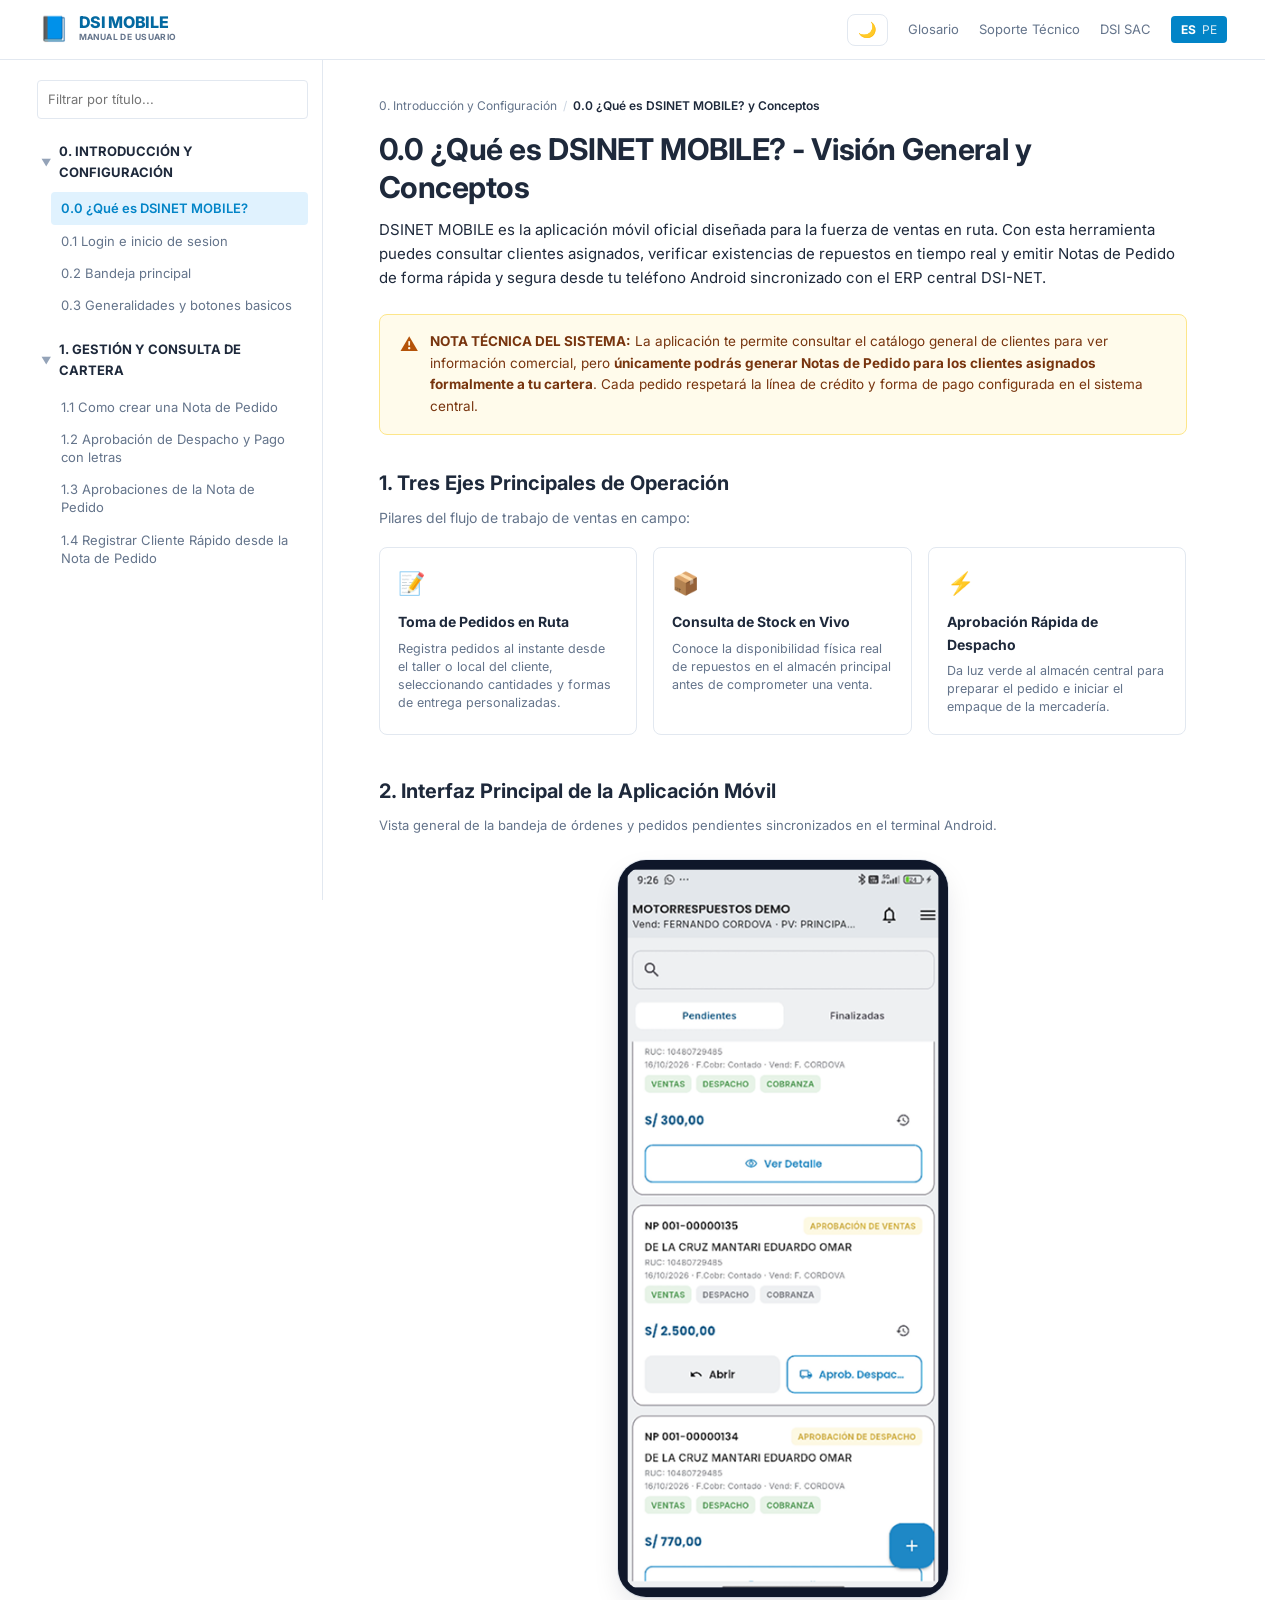
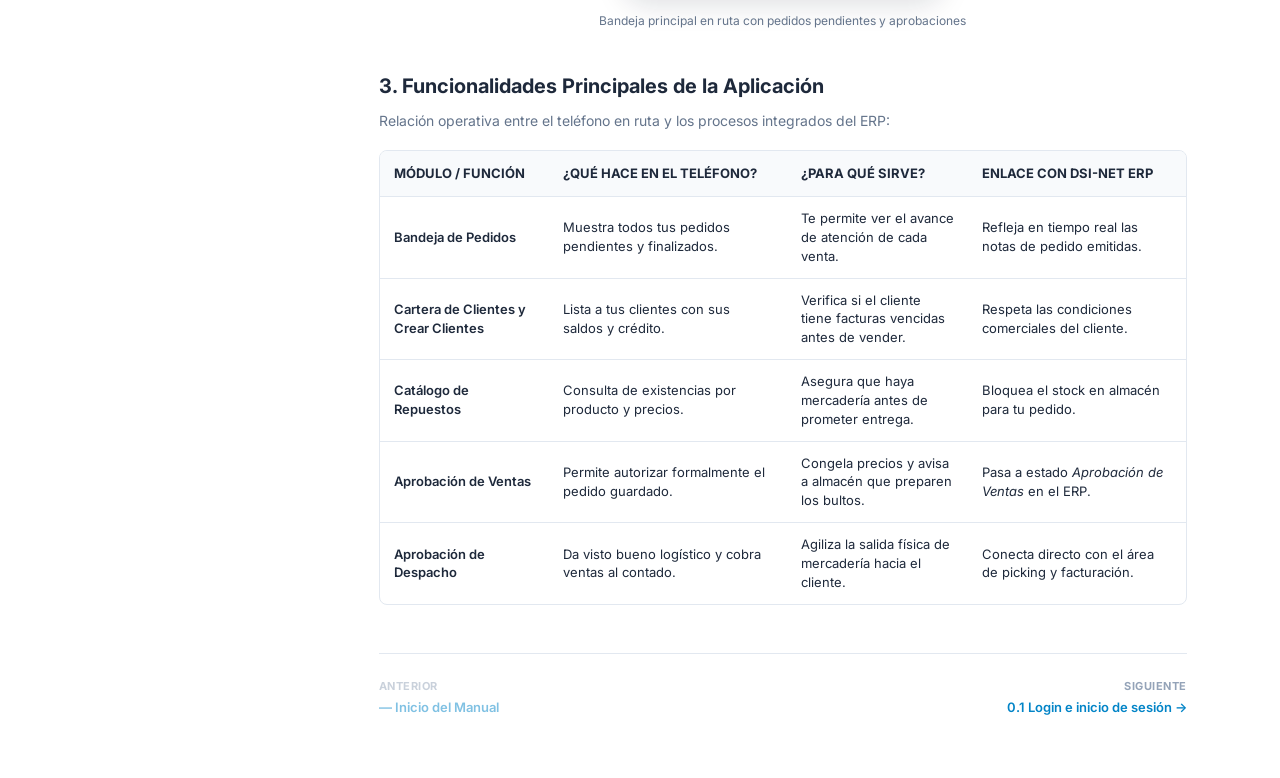
<file: index.html>
<!DOCTYPE html>
<html lang="es">
<head>
  <meta charset="UTF-8">
  <meta name="viewport" content="width=device-width, initial-scale=1.0, maximum-scale=1.0, user-scalable=no">  <title>0.0 ¿Qué es DSI MOBILE? - Visión General</title>
  <link rel="stylesheet" href="styles.css">
  <link rel="preconnect" href="https://fonts.googleapis.com">
  <link rel="preconnect" href="https://fonts.gstatic.com" crossorigin>
  <link href="https://fonts.googleapis.com/css2?family=Inter:wght@400;500;600;700&display=swap" rel="stylesheet">
</head>
<body>

  <!-- 1. Header Superior Global -->
  <header class="topbar">
    <div class="topbar-inner">
      
      <div class="topbar-left">
        <!-- Botón menú hamburguesa para móviles -->
        <button class="mobile-menu-btn" id="mobileMenuBtn" aria-label="Abrir menú de navegación">☰</button>

        <div class="logo-box">
          <span class="logo-icon">📘</span>
          <div class="logo-text-group">
            <span class="logo-title">DSI MOBILE</span>
            <span class="logo-subtitle">MANUAL DE USUARIO</span>
          </div>
        </div>
      </div>

      <div class="topbar-right">
        <!-- BOTÓN MODO OSCURO (SIEMPRE VISIBLE) -->
        <button class="theme-toggle-btn" id="themeToggleBtn" aria-label="Cambiar tema visual" title="Modo Oscuro / Claro">
          <span class="theme-icon">🌙</span>
        </button>

        <!-- Estos enlaces son los únicos que se ocultarán en móvil -->
        <a href="#glosario" class="topbar-link">Glosario</a>
        <a href="#soporte" class="topbar-link">Soporte Técnico</a>
        <a href="#dsisac" class="topbar-link">DSI SAC</a>
        <div class="lang-selector">
          <span class="lang-active">ES</span>
          <span class="lang-country">PE</span>
        </div>
      </div>

    </div>
  </header>

  <!-- 2. Contenedor Maestro de 2 Columnas -->
  <div class="layout-container">
    
    <!-- Columna 1: Sidebar Izquierdo -->
    <aside class="sidebar">
      <div class="sidebar-filter-wrapper">
        <input type="text" id="sidebarSearch" placeholder="Filtrar por título..." autocomplete="off">
      </div>

      <nav class="nav-tree">
        <!-- Grupo 0 -->
        <div class="nav-group">
          <button class="group-toggle" data-target="group-0">
            <span class="arrow">▼</span> 0. INTRODUCCIÓN Y CONFIGURACIÓN
          </button>
          <ul id="group-0" class="nav-subitems">
            <li class="active">
              <a href="index.html">0.0 ¿Qué es DSINET MOBILE?</a>
            </li>
            <li>
              <a href="0.1-login.html">0.1 Login e inicio de sesion</a>
            </li>
            <li>
              <a href="0.2-bandeja-principal.html">0.2 Bandeja principal</a>
            </li>
            <li>
              <a href="0.3-generalidades.html">0.3 Generalidades y botones basicos</a>
            </li>
          </ul>
        </div>

        <!-- Grupo 1 -->
        <div class="nav-group">
          <button class="group-toggle" data-target="group-1">
            <span class="arrow">▼</span> 1. GESTIÓN Y CONSULTA DE CARTERA
          </button>
          <ul id="group-1" class="nav-subitems">
            <li>
              <a href="1.1-crear-nota-pedido.html">1.1 Como crear una Nota de Pedido</a>
            </li>
            <li>
              <a href="1.2-aprobacion-letras.html">1.2 Aprobación de Despacho y Pago con letras </a>
            </li>
            <li>
              <a href="1.3-aprobaciones.html">1.3 Aprobaciones de la Nota de Pedido</a>
            </li>
            <li>
              <a href="1.4-registrar-cliente.html">1.4 Registrar Cliente Rápido desde la Nota de Pedido</a>
            </li>
          </ul>
        </div>
      </nav>
    </aside>

    <!-- Columna 2: Contenido Principal -->
    <main class="main-content">
      
      <!-- Migas de pan (Breadcrumbs) -->
      <nav class="breadcrumbs">
        <span>0. Introducción y Configuración</span>
        <span class="sep">/</span>
        <span class="current">0.0 ¿Qué es DSINET MOBILE? y Conceptos</span>
      </nav>

      <!-- Título Principal -->
      <header class="content-header">
        <h1 class="page-title">0.0 ¿Qué es DSINET MOBILE? - Visión General y Conceptos</h1>
        <p class="lead-text">
          DSINET MOBILE es la aplicación móvil oficial diseñada para la fuerza de ventas en ruta. Con esta herramienta puedes consultar clientes asignados, verificar existencias de repuestos en tiempo real y emitir Notas de Pedido de forma rápida y segura desde tu teléfono Android sincronizado con el ERP central DSI-NET.
        </p>
      </header>

      <!-- Caja de Nota Técnica / Alerta (Estilo exacto a la imagen de referencia) -->
      <section class="callout-box">
        <div class="callout-content">
          <span class="warning-icon">⚠</span>
          <p>
            <strong>NOTA TÉCNICA DEL SISTEMA:</strong> La aplicación te permite consultar el catálogo general de clientes para ver información comercial, pero <strong>únicamente podrás generar Notas de Pedido para los clientes asignados formalmente a tu cartera</strong>. Cada pedido respetará la línea de crédito y forma de pago configurada en el sistema central.
          </p>
        </div>
      </section>

      <!-- Sección 1: 3 Ejes Principales -->
      <section class="section-block">
        <h2 class="section-title">1. Tres Ejes Principales de Operación</h2>
        <p class="section-subtext">Pilares del flujo de trabajo de ventas en campo:</p>
        
        <div class="cards-grid">
          <div class="feature-card">
            <div class="feature-icon">📝</div>
            <h3>Toma de Pedidos en Ruta</h3>
            <p>Registra pedidos al instante desde el taller o local del cliente, seleccionando cantidades y formas de entrega personalizadas.</p>
          </div>
          <div class="feature-card">
            <div class="feature-icon">📦</div>
            <h3>Consulta de Stock en Vivo</h3>
            <p>Conoce la disponibilidad física real de repuestos en el almacén principal antes de comprometer una venta.</p>
          </div>
          <div class="feature-card">
            <div class="feature-icon">⚡</div>
            <h3>Aprobación Rápida de Despacho</h3>
            <p>Da luz verde al almacén central para preparar el pedido e iniciar el empaque de la mercadería.</p>
          </div>
        </div>
      </section>

      <!-- Sección 2: Interfaz Principal de la Aplicación Móvil (Centrada y Nítida) -->
        <section class="section-block">
        <h2 class="section-title">2. Interfaz Principal de la Aplicación Móvil</h2>
        <p class="section-text" style="color: #64748B; font-size: 13px; margin-bottom: 20px;">
            Vista general de la bandeja de órdenes y pedidos pendientes sincronizados en el terminal Android.
        </p>

        <!-- Envoltorio centrado -->
        <div class="mobile-showcase">
            <div class="mobile-mockup-frame">
            <img src="IMAGENES/GENERALIDADES/INDEX/image 56.png" 
                alt="Bandeja principal DSINET Mobile" 
                class="mobile-sharp-img">
            </div>
            <span class="mobile-caption">Bandeja principal en ruta con pedidos pendientes y aprobaciones</span>
        </div>
        </section>

      <!-- Sección 3: Tabla Técnica -->
      <section class="section-block">
        <h2 class="section-title">3. Funcionalidades Principales de la Aplicación</h2>
        <p class="section-subtext">Relación operativa entre el teléfono en ruta y los procesos integrados del ERP:</p>
        
        <div class="table-container">
          <table class="tech-table">
            <thead>
              <tr>
                <th>MÓDULO / FUNCIÓN</th>
                <th>¿QUÉ HACE EN EL TELÉFONO?</th>
                <th>¿PARA QUÉ SIRVE?</th>
                <th>ENLACE CON DSI-NET ERP</th>
              </tr>
            </thead>
            <tbody>
              <tr>
                <td class="col-highlight">Bandeja de Pedidos</td>
                <td>Muestra todos tus pedidos pendientes y finalizados.</td>
                <td>Te permite ver el avance de atención de cada venta.</td>
                <td>Refleja en tiempo real las notas de pedido emitidas.</td>
              </tr>
              <tr>
                <td class="col-highlight">Cartera de Clientes y Crear Clientes</td>
                <td>Lista a tus clientes con sus saldos y crédito.</td>
                <td>Verifica si el cliente tiene facturas vencidas antes de vender.</td>
                <td>Respeta las condiciones comerciales del cliente.</td>
              </tr>
              <tr>
                <td class="col-highlight">Catálogo de Repuestos</td>
                <td>Consulta de existencias por producto y precios.</td>
                <td>Asegura que haya mercadería antes de prometer entrega.</td>
                <td>Bloquea el stock en almacén para tu pedido.</td>
              </tr>
              <tr>
                <td class="col-highlight">Aprobación de Ventas</td>
                <td>Permite autorizar formalmente el pedido guardado.</td>
                <td>Congela precios y avisa a almacén que preparen los bultos.</td>
                <td>Pasa a estado <em>Aprobación de Ventas</em> en el ERP.</td>
              </tr>
              <tr>
                <td class="col-highlight">Aprobación de Despacho</td>
                <td>Da visto bueno logístico y cobra ventas al contado.</td>
                <td>Agiliza la salida física de mercadería hacia el cliente.</td>
                <td>Conecta directo con el área de picking y facturación.</td>
              </tr>
            </tbody>
          </table>
        </div>
      </section>

      <!-- Paginación Inferior -->
      <footer class="pagination-footer">
        <!-- Botón Anterior: Deshabilitado / Sin enlace interactivo -->
        <div class="nav-prev disabled" style="opacity: 0.5; pointer-events: none; cursor: default;">
          <span class="nav-sub">ANTERIOR</span>
          <span class="nav-link">— Inicio del Manual</span>
        </div>

        <!-- Botón Siguiente: Con enlace activo a la ruta que deseas -->
        <a href="0.1-login.html" class="nav-next" style="text-decoration: none;">
          <span class="nav-sub">SIGUIENTE</span>
          <span class="nav-link">0.1 Login e inicio de sesión →</span>
        </a>
      </footer>

    </main>
  </div>

  <script src="main.js"></script>
</body>
</html>
</file>
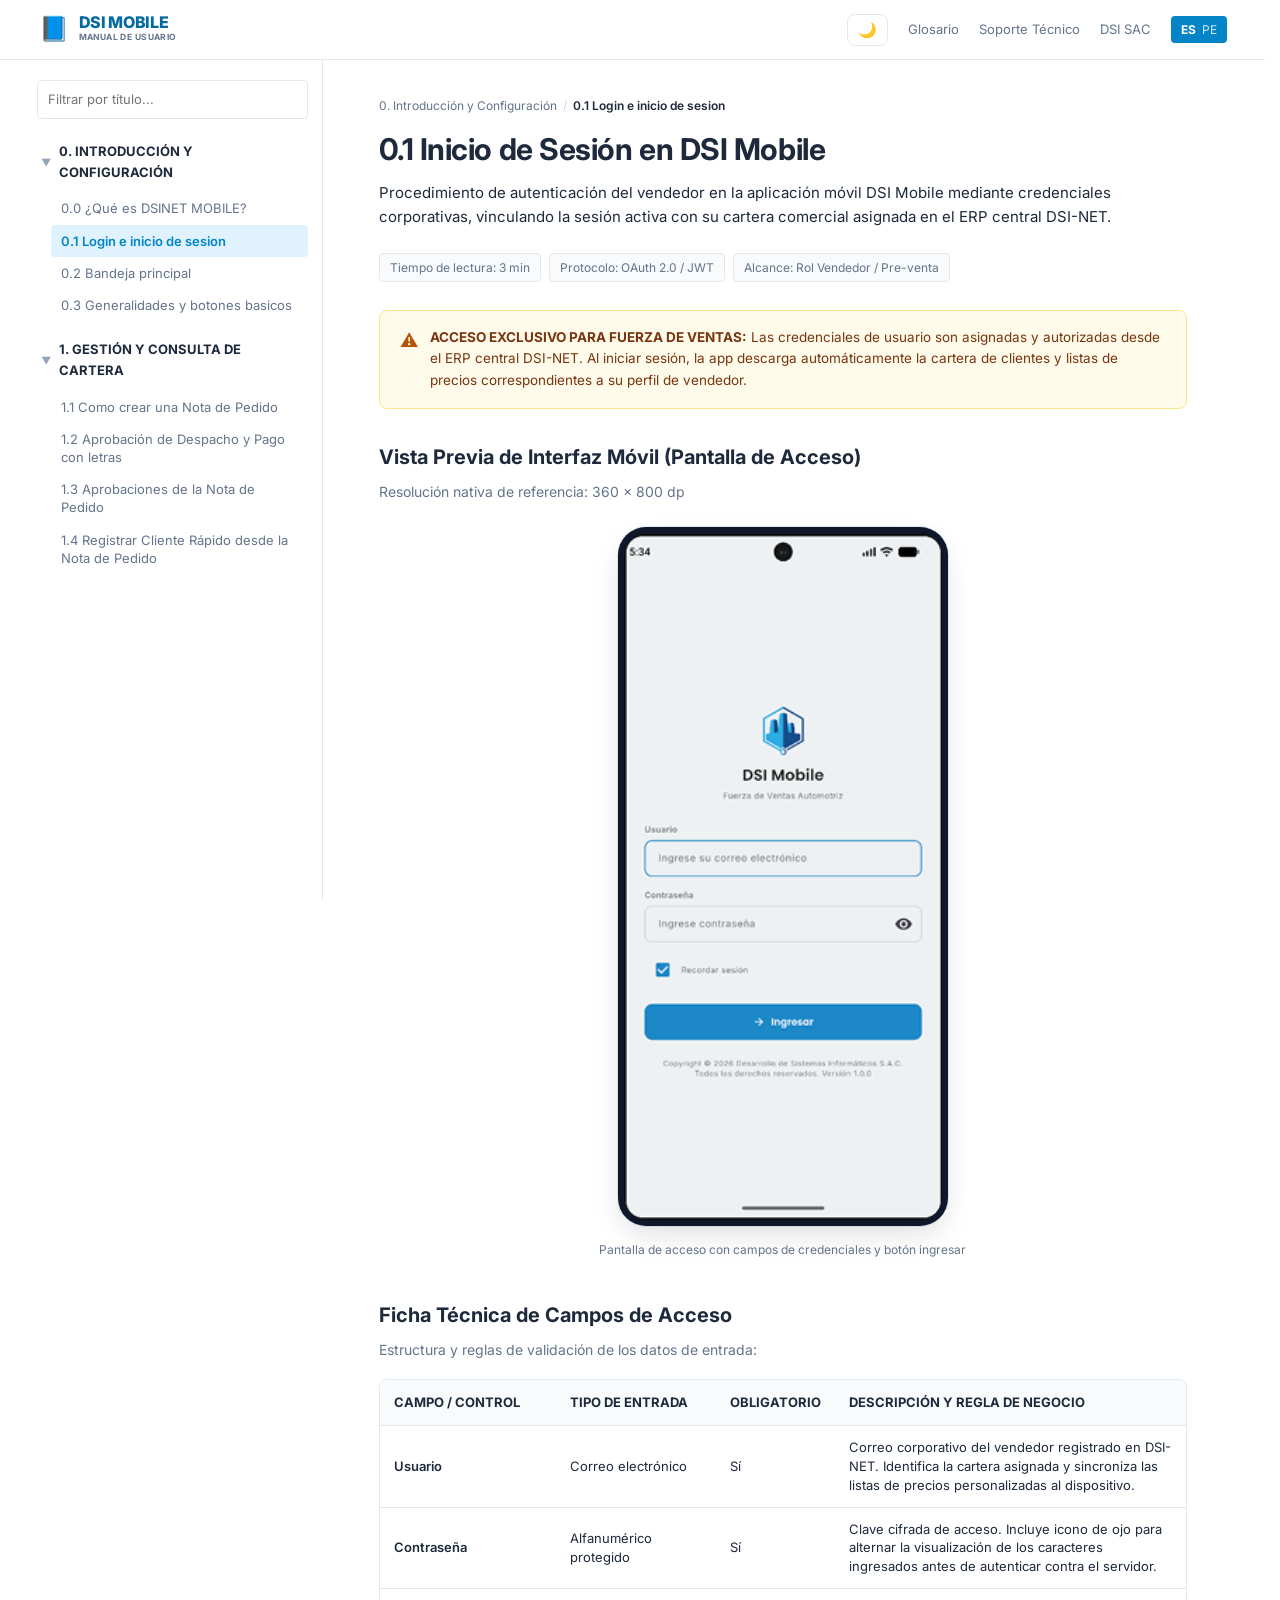
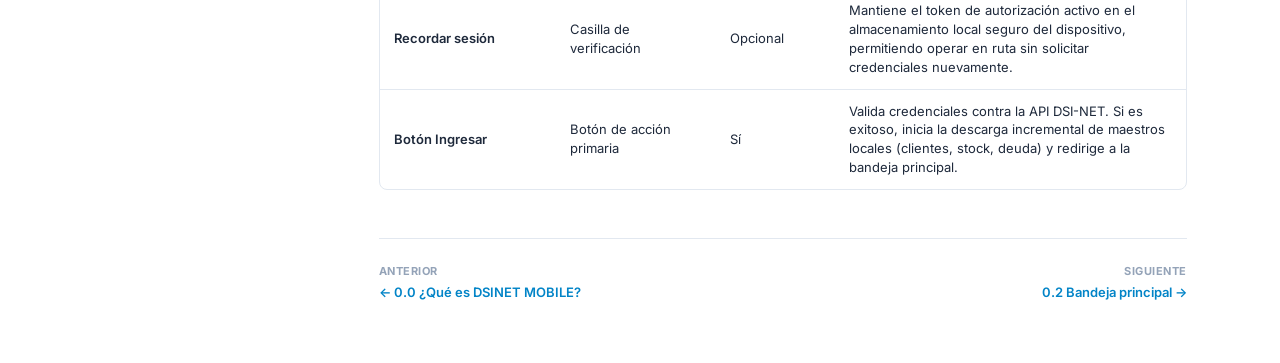
<file: 0.1-login.html>
<!DOCTYPE html>
<html lang="es">
<head>
  <meta charset="UTF-8">
  <meta name="viewport" content="width=device-width, initial-scale=1.0, maximum-scale=1.0, user-scalable=no">
  <title>0.1 Login e inicio de sesion - DSI Mobile </title>
  <link rel="stylesheet" href="styles.css">
  <link rel="preconnect" href="https://fonts.googleapis.com">
  <link rel="preconnect" href="https://fonts.gstatic.com" crossorigin>
  <link href="https://fonts.googleapis.com/css2?family=Inter:wght@400;500;600;700&display=swap" rel="stylesheet">
</head>
<body>

<!-- 1. Header Superior Global -->
  <header class="topbar">
    <div class="topbar-inner">
      
      <div class="topbar-left">
        <!-- Botón menú hamburguesa para móviles -->
        <button class="mobile-menu-btn" id="mobileMenuBtn" aria-label="Abrir menú de navegación">☰</button>

        <div class="logo-box">
          <span class="logo-icon">📘</span>
          <div class="logo-text-group">
            <span class="logo-title">DSI MOBILE</span>
            <span class="logo-subtitle">MANUAL DE USUARIO</span>
          </div>
        </div>
      </div>

      <div class="topbar-right">
        <!-- BOTÓN MODO OSCURO (SIEMPRE VISIBLE) -->
        <button class="theme-toggle-btn" id="themeToggleBtn" aria-label="Cambiar tema visual" title="Modo Oscuro / Claro">
          <span class="theme-icon">🌙</span>
        </button>

        <!-- Estos enlaces son los únicos que se ocultarán en móvil -->
        <a href="#glosario" class="topbar-link">Glosario</a>
        <a href="#soporte" class="topbar-link">Soporte Técnico</a>
        <a href="#dsisac" class="topbar-link">DSI SAC</a>
        <div class="lang-selector">
          <span class="lang-active">ES</span>
          <span class="lang-country">PE</span>
        </div>
      </div>

    </div>
  </header>

  <!-- 2. Contenedor Maestro de 2 Columnas -->
  <div class="layout-container">
    
    <!-- Columna 1: Sidebar Izquierdo (300px fijo con el árbol acordado) -->
    <aside class="sidebar">
      <div class="sidebar-filter-wrapper">
        <input type="text" id="sidebarSearch" placeholder="Filtrar por título..." autocomplete="off">
      </div>

      <nav class="nav-tree">
        <!-- Grupo 0 -->
        <div class="nav-group">
          <button class="group-toggle" data-target="group-0">
            <span class="arrow">▼</span> 0. INTRODUCCIÓN Y CONFIGURACIÓN
          </button>
          <ul id="group-0" class="nav-subitems">
            <li>
              <a href="index.html">0.0 ¿Qué es DSINET MOBILE?</a>
            </li>
            <li class="active">
              <a href="0.1-login.html">0.1 Login e inicio de sesion</a>
            </li>
            <li>
              <a href="0.2-bandeja-principal.html">0.2 Bandeja principal</a>
            </li>
            <li>
              <a href="0.3-generalidades.html">0.3 Generalidades y botones basicos</a>
            </li>
          </ul>
        </div>

        <!-- Grupo 1 -->
        <div class="nav-group">
          <button class="group-toggle" data-target="group-1">
            <span class="arrow">▼</span> 1. GESTIÓN Y CONSULTA DE CARTERA
          </button>
          <ul id="group-1" class="nav-subitems">
            <li>
              <a href="1.1-crear-nota-pedido.html">1.1 Como crear una Nota de Pedido</a>
            </li>
            <li>
              <a href="1.2-aprobacion-letras.html">1.2 Aprobación de Despacho y Pago con letras</a>
            </li>
            <li>
              <a href="1.3-aprobaciones.html">1.3 Aprobaciones de la Nota de Pedido</a>
            </li>
            <li>
              <a href="1.4-registrar-cliente.html">1.4 Registrar Cliente Rápido desde la Nota de Pedido</a>
            </li>
          </ul>
        </div>
      </nav>
    </aside>

    <!-- Columna 2: Contenido Principal (Max 920px) -->
    <main class="main-content">
      
      <!-- Migas de pan (Breadcrumbs) -->
      <nav class="breadcrumbs">
        <span>0. Introducción y Configuración</span>
        <span class="sep">/</span>
        <span class="current">0.1 Login e inicio de sesion</span>
      </nav>

      <!-- Encabezado de Página -->
      <header class="content-header">
        <h1 class="page-title">0.1 Inicio de Sesión en DSI Mobile</h1>
        <p class="lead-text">
          Procedimiento de autenticación del vendedor en la aplicación móvil DSI Mobile mediante credenciales corporativas, vinculando la sesión activa con su cartera comercial asignada en el ERP central DSI-NET.
        </p>

        <div class="meta-tags">
          <span class="tag">Tiempo de lectura: 3 min</span>
          <span class="tag">Protocolo: OAuth 2.0 / JWT</span>
          <span class="tag">Alcance: Rol Vendedor / Pre-venta</span>
        </div>
      </header>

      <!-- Nota Técnica / Callout Box -->
      <section class="callout-box">
        <div class="callout-content">
          <span class="warning-icon">⚠</span>
          <p>
            <strong>ACCESO EXCLUSIVO PARA FUERZA DE VENTAS:</strong> Las credenciales de usuario son asignadas y autorizadas desde el ERP central DSI-NET. Al iniciar sesión, la app descarga automáticamente la cartera de clientes y listas de precios correspondientes a su perfil de vendedor.
          </p>
        </div>
      </section>

      <!-- Vista Previa de Interfaz Móvil (Pantalla de Acceso) -->
      <section class="section-block">
        <h2 class="section-title">Vista Previa de Interfaz Móvil (Pantalla de Acceso)</h2>
        <p class="section-subtext">Resolución nativa de referencia: 360 x 800 dp</p>

        <!-- Envoltorio centrado -->
        <div class="mobile-showcase">
          <div class="mobile-mockup-frame">
            <img src="IMAGENES/GENERALIDADES/LOGIN/image 1.png" 
                alt="Pantalla de inicio de sesión DSI Mobile" 
                class="mobile-sharp-img">
          </div>
          <span class="mobile-caption">Pantalla de acceso con campos de credenciales y botón ingresar</span>
        </div>
      </section>

      <!-- Tabla Técnica de Campos -->
      <section class="section-block">
        <h2 class="section-title">Ficha Técnica de Campos de Acceso</h2>
        <p class="section-subtext">Estructura y reglas de validación de los datos de entrada:</p>
        
        <div class="table-container">
          <table class="tech-table">
            <thead>
              <tr>
                <th style="width: 22%;">CAMPO / CONTROL</th>
                <th style="width: 20%;">TIPO DE ENTRADA</th>
                <th style="width: 14%;">OBLIGATORIO</th>
                <th style="width: 44%;">DESCRIPCIÓN Y REGLA DE NEGOCIO</th>
              </tr>
            </thead>
            <tbody>
              <tr>
                <td class="col-highlight">Usuario</td>
                <td>Correo electrónico</td>
                <td>Sí</td>
                <td>Correo corporativo del vendedor registrado en DSI-NET. Identifica la cartera asignada y sincroniza las listas de precios personalizadas al dispositivo.</td>
              </tr>
              <tr>
                <td class="col-highlight">Contraseña</td>
                <td>Alfanumérico protegido</td>
                <td>Sí</td>
                <td>Clave cifrada de acceso. Incluye icono de ojo para alternar la visualización de los caracteres ingresados antes de autenticar contra el servidor.</td>
              </tr>
              <tr>
                <td class="col-highlight">Recordar sesión</td>
                <td>Casilla de verificación</td>
                <td>Opcional</td>
                <td>Mantiene el token de autorización activo en el almacenamiento local seguro del dispositivo, permitiendo operar en ruta sin solicitar credenciales nuevamente.</td>
              </tr>
              <tr>
                <td class="col-highlight">Botón Ingresar</td>
                <td>Botón de acción primaria</td>
                <td>Sí</td>
                <td>Valida credenciales contra la API DSI-NET. Si es exitoso, inicia la descarga incremental de maestros locales (clientes, stock, deuda) y redirige a la bandeja principal.</td>
              </tr>
            </tbody>
          </table>
        </div>
      </section>

      <!-- Paginación Inferior (Conectada al Sidebar Oficial) -->
      <footer class="pagination-footer">
        <a href="index.html" class="nav-prev" style="text-decoration: none;">
          <span class="nav-sub">ANTERIOR</span>
          <span class="nav-link">← 0.0 ¿Qué es DSINET MOBILE?</span>
        </a>
        <a href="0.2-bandeja-principal.html" class="nav-next" style="text-decoration: none;">
          <span class="nav-sub">SIGUIENTE</span>
          <span class="nav-link">0.2 Bandeja principal →</span>
        </a>
      </footer>

    </main>
  </div>

  <script src="main.js"></script>
</body>
</html>
</file>
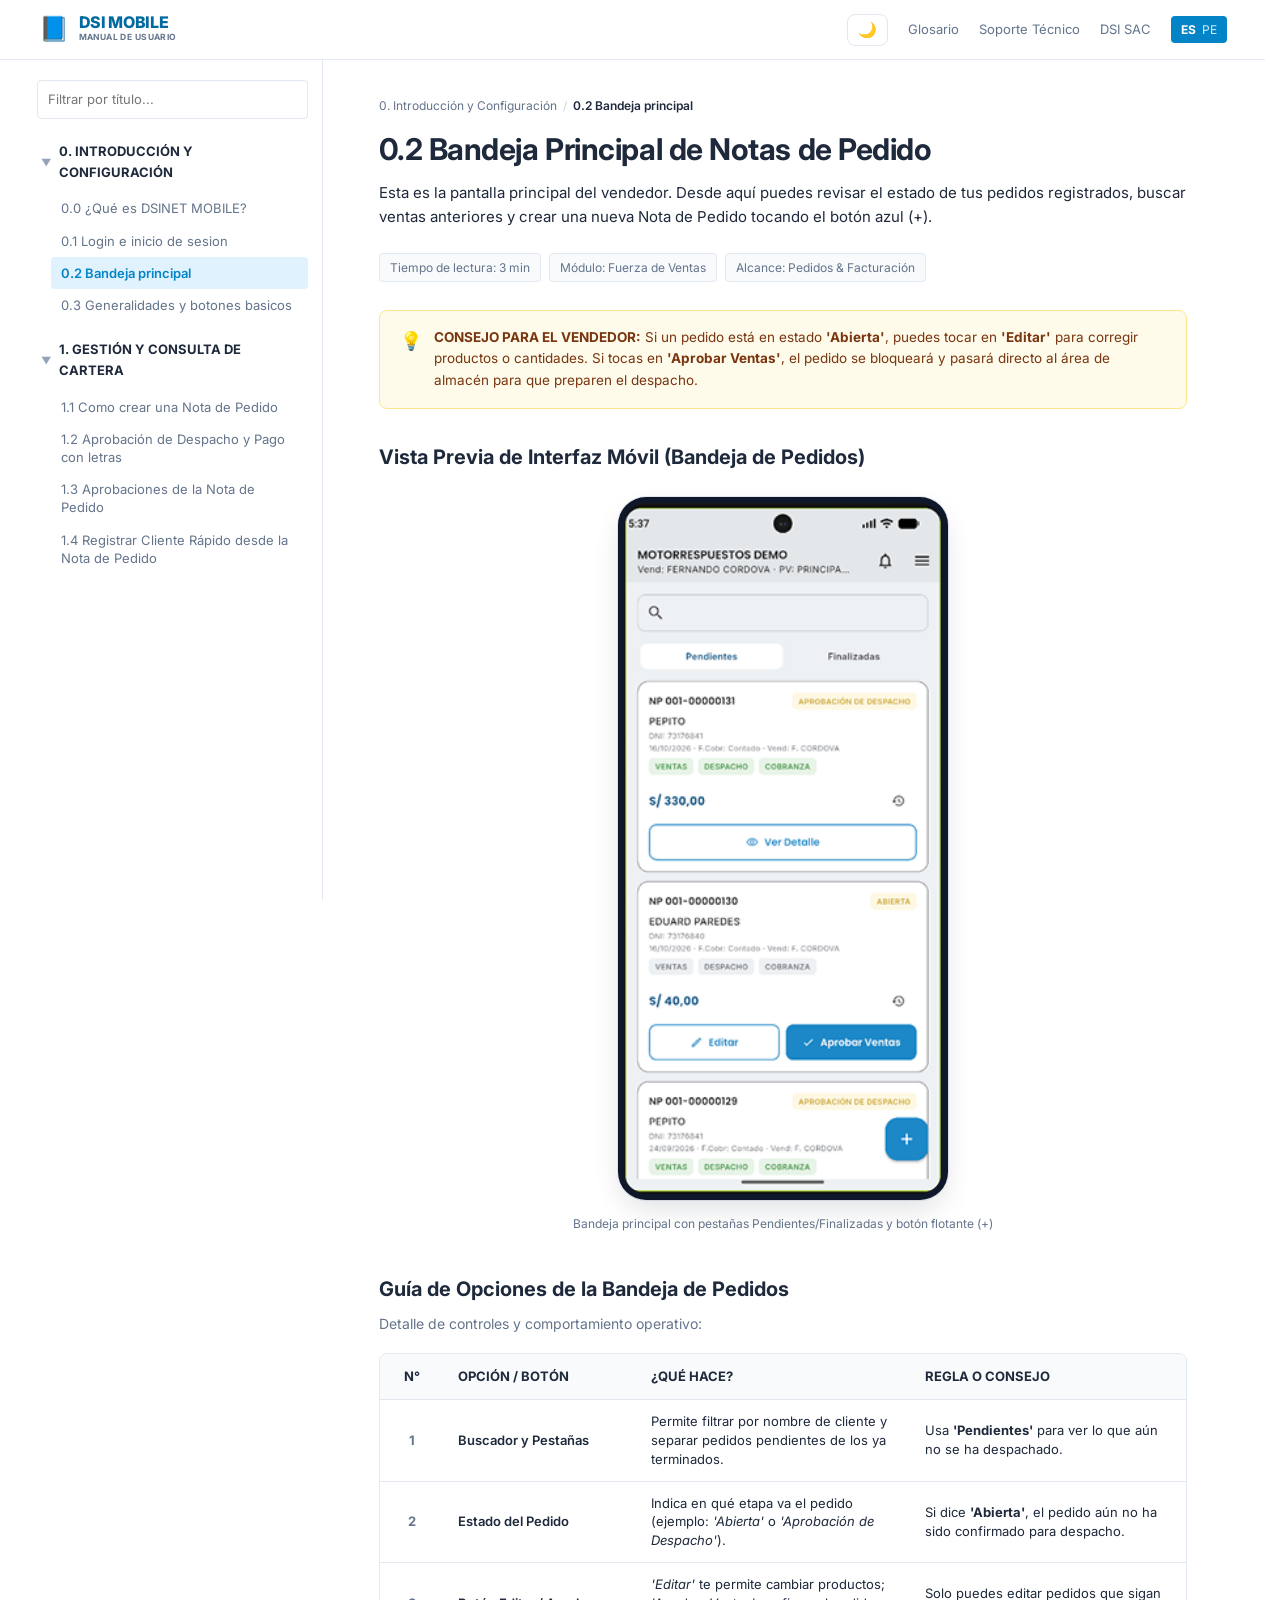
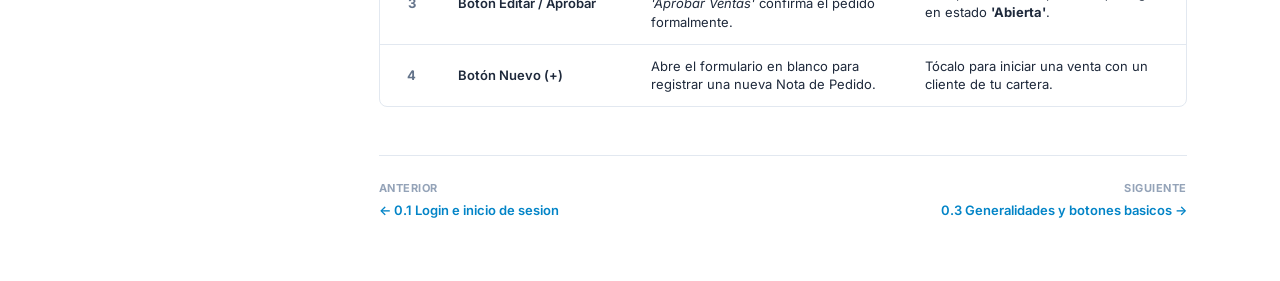
<file: 0.2-bandeja-principal.html>
<!DOCTYPE html>
<html lang="es">
<head>
  <meta charset="UTF-8">
  <meta name="viewport" content="width=device-width, initial-scale=1.0, maximum-scale=1.0, user-scalable=no">
  <title>0.2 Bandeja principal - DSI Mobile Docs</title>
  <link rel="stylesheet" href="styles.css">
  <link rel="preconnect" href="https://fonts.googleapis.com">
  <link rel="preconnect" href="https://fonts.gstatic.com" crossorigin>
  <link href="https://fonts.googleapis.com/css2?family=Inter:wght@400;500;600;700&display=swap" rel="stylesheet">
</head>
<body>

  <!-- 1. Header Superior Global -->
  <header class="topbar">
    <div class="topbar-inner">
      
      <div class="topbar-left">
        <!-- Botón menú hamburguesa para móviles -->
        <button class="mobile-menu-btn" id="mobileMenuBtn" aria-label="Abrir menú de navegación">☰</button>

        <div class="logo-box">
          <span class="logo-icon">📘</span>
          <div class="logo-text-group">
            <span class="logo-title">DSI MOBILE</span>
            <span class="logo-subtitle">MANUAL DE USUARIO</span>
          </div>
        </div>
      </div>

      <div class="topbar-right">
        <!-- BOTÓN MODO OSCURO (SIEMPRE VISIBLE) -->
        <button class="theme-toggle-btn" id="themeToggleBtn" aria-label="Cambiar tema visual" title="Modo Oscuro / Claro">
          <span class="theme-icon">🌙</span>
        </button>

        <!-- Estos enlaces son los únicos que se ocultarán en móvil -->
        <a href="#glosario" class="topbar-link">Glosario</a>
        <a href="#soporte" class="topbar-link">Soporte Técnico</a>
        <a href="#dsisac" class="topbar-link">DSI SAC</a>
        <div class="lang-selector">
          <span class="lang-active">ES</span>
          <span class="lang-country">PE</span>
        </div>
      </div>

    </div>
  </header>

  <!-- 2. Contenedor Maestro de 2 Columnas -->
  <div class="layout-container">
    
    <!-- Columna 1: Sidebar Izquierdo (300px Fijo) -->
    <aside class="sidebar">
      <div class="sidebar-filter-wrapper">
        <input type="text" id="sidebarSearch" placeholder="Filtrar por título..." autocomplete="off">
      </div>

      <nav class="nav-tree">
        <!-- Grupo 0 -->
        <div class="nav-group">
          <button class="group-toggle" data-target="group-0">
            <span class="arrow">▼</span> 0. INTRODUCCIÓN Y CONFIGURACIÓN
          </button>
          <ul id="group-0" class="nav-subitems">
            <li>
              <a href="index.html">0.0 ¿Qué es DSINET MOBILE?</a>
            </li>
            <li>
              <a href="0.1-login.html">0.1 Login e inicio de sesion</a>
            </li>
            <li class="active">
              <a href="0.2-bandeja-principal.html">0.2 Bandeja principal</a>
            </li>
            <li>
              <a href="0.3-generalidades.html">0.3 Generalidades y botones basicos</a>
            </li>
          </ul>
        </div>

        <!-- Grupo 1 -->
        <div class="nav-group">
          <button class="group-toggle" data-target="group-1">
            <span class="arrow">▼</span> 1. GESTIÓN Y CONSULTA DE CARTERA
          </button>
          <ul id="group-1" class="nav-subitems">
            <li>
              <a href="1.1-crear-nota-pedido.html">1.1 Como crear una Nota de Pedido</a>
            </li>
            <li>
              <a href="1.2-aprobacion-letras.html">1.2 Aprobación de Despacho y Pago con letras</a>
            </li>
            <li>
              <a href="1.3-aprobaciones.html">1.3 Aprobaciones de la Nota de Pedido</a>
            </li>
            <li>
              <a href="1.4-registrar-cliente.html">1.4 Registrar Cliente Rápido desde la Nota de Pedido</a>
            </li>
          </ul>
        </div>
      </nav>
    </aside>

    <!-- Columna 2: Contenido Principal (920px Rígidos) -->
    <main class="main-content">
      
      <!-- Migas de pan (Breadcrumbs) -->
      <nav class="breadcrumbs">
        <span>0. Introducción y Configuración</span>
        <span class="sep">/</span>
        <span class="current">0.2 Bandeja principal</span>
      </nav>

      <!-- Encabezado de la Pantalla -->
      <header class="content-header">
        <h1 class="page-title">0.2 Bandeja Principal de Notas de Pedido</h1>
        <p class="lead-text">
          Esta es la pantalla principal del vendedor. Desde aquí puedes revisar el estado de tus pedidos registrados, buscar ventas anteriores y crear una nueva Nota de Pedido tocando el botón azul (+).
        </p>

        <div class="meta-tags">
          <span class="tag">Tiempo de lectura: 3 min</span>
          <span class="tag">Módulo: Fuerza de Ventas</span>
          <span class="tag">Alcance: Pedidos &amp; Facturación</span>
        </div>
      </header>

      <!-- Consejo para el Vendedor / Callout Box -->
      <section class="callout-box">
        <div class="callout-content">
          <span class="warning-icon">💡</span>
          <p>
            <strong>CONSEJO PARA EL VENDEDOR:</strong> Si un pedido está en estado <strong>'Abierta'</strong>, puedes tocar en <strong>'Editar'</strong> para corregir productos o cantidades. Si tocas en <strong>'Aprobar Ventas'</strong>, el pedido se bloqueará y pasará directo al área de almacén para que preparen el despacho.
          </p>
        </div>
      </section>

      <!-- Vista Previa de Interfaz Móvil (Bandeja de Pedidos) -->
        <section class="section-block">
          <h2 class="section-title">Vista Previa de Interfaz Móvil (Bandeja de Pedidos)</h2>
          <p class="section-subtext"></p>

          <!-- Envoltorio centrado y optimizado -->
          <div class="mobile-showcase">
            <div class="mobile-mockup-frame">
              <img src="IMAGENES/GENERALIDADES/BANDEJA_PRINCIPAL/image 2.png" 
                  alt="Bandeja de Pedidos del Vendedor DSI Mobile" 
                  class="mobile-sharp-img">
            </div>
            <span class="mobile-caption">Bandeja principal con pestañas Pendientes/Finalizadas y botón flotante (+)</span>
          </div>
        </section>

      <!-- Guía y Tabla de Opciones -->
      <section class="section-block">
        <h2 class="section-title">Guía de Opciones de la Bandeja de Pedidos</h2>
        <p class="section-subtext">Detalle de controles y comportamiento operativo:</p>
        
        <div class="table-container">
          <table class="tech-table">
            <thead>
              <tr>
                <th style="width: 8%; text-align: center;">N°</th>
                <th style="width: 24%;">OPCIÓN / BOTÓN</th>
                <th style="width: 34%;">¿QUÉ HACE?</th>
                <th style="width: 34%;">REGLA O CONSEJO</th>
              </tr>
            </thead>
            <tbody>
              <tr>
                <td style="text-align: center; font-weight: 700; color: #64748B;">1</td>
                <td class="col-highlight">Buscador y Pestañas</td>
                <td>Permite filtrar por nombre de cliente y separar pedidos pendientes de los ya terminados.</td>
                <td>Usa <strong>'Pendientes'</strong> para ver lo que aún no se ha despachado.</td>
              </tr>
              <tr>
                <td style="text-align: center; font-weight: 700; color: #64748B;">2</td>
                <td class="col-highlight">Estado del Pedido</td>
                <td>Indica en qué etapa va el pedido (ejemplo: <em>'Abierta'</em> o <em>'Aprobación de Despacho'</em>).</td>
                <td>Si dice <strong>'Abierta'</strong>, el pedido aún no ha sido confirmado para despacho.</td>
              </tr>
              <tr>
                <td style="text-align: center; font-weight: 700; color: #64748B;">3</td>
                <td class="col-highlight">Botón Editar / Aprobar</td>
                <td><em>'Editar'</em> te permite cambiar productos; <em>'Aprobar Ventas'</em> confirma el pedido formalmente.</td>
                <td>Solo puedes editar pedidos que sigan en estado <strong>'Abierta'</strong>.</td>
              </tr>
              <tr>
                <td style="text-align: center; font-weight: 700; color: #64748B;">4</td>
                <td class="col-highlight">Botón Nuevo (+)</td>
                <td>Abre el formulario en blanco para registrar una nueva Nota de Pedido.</td>
                <td>Tócalo para iniciar una venta con un cliente de tu cartera.</td>
              </tr>
            </tbody>
          </table>
        </div>
      </section>

      <!-- Paginación Inferior (Conectada al Sidebar Oficial) -->
      <footer class="pagination-footer">
        <a href="0.1-login.html" class="nav-prev" style="text-decoration: none;">
          <span class="nav-sub">ANTERIOR</span>
          <span class="nav-link">← 0.1 Login e inicio de sesion</span>
        </a>
        <a href="0.3-generalidades.html" class="nav-next" style="text-decoration: none;">
          <span class="nav-sub">SIGUIENTE</span>
          <span class="nav-link">0.3 Generalidades y botones basicos →</span>
        </a>
      </footer>

    </main>
  </div>

  <script src="main.js"></script>
</body>
</html>
</file>
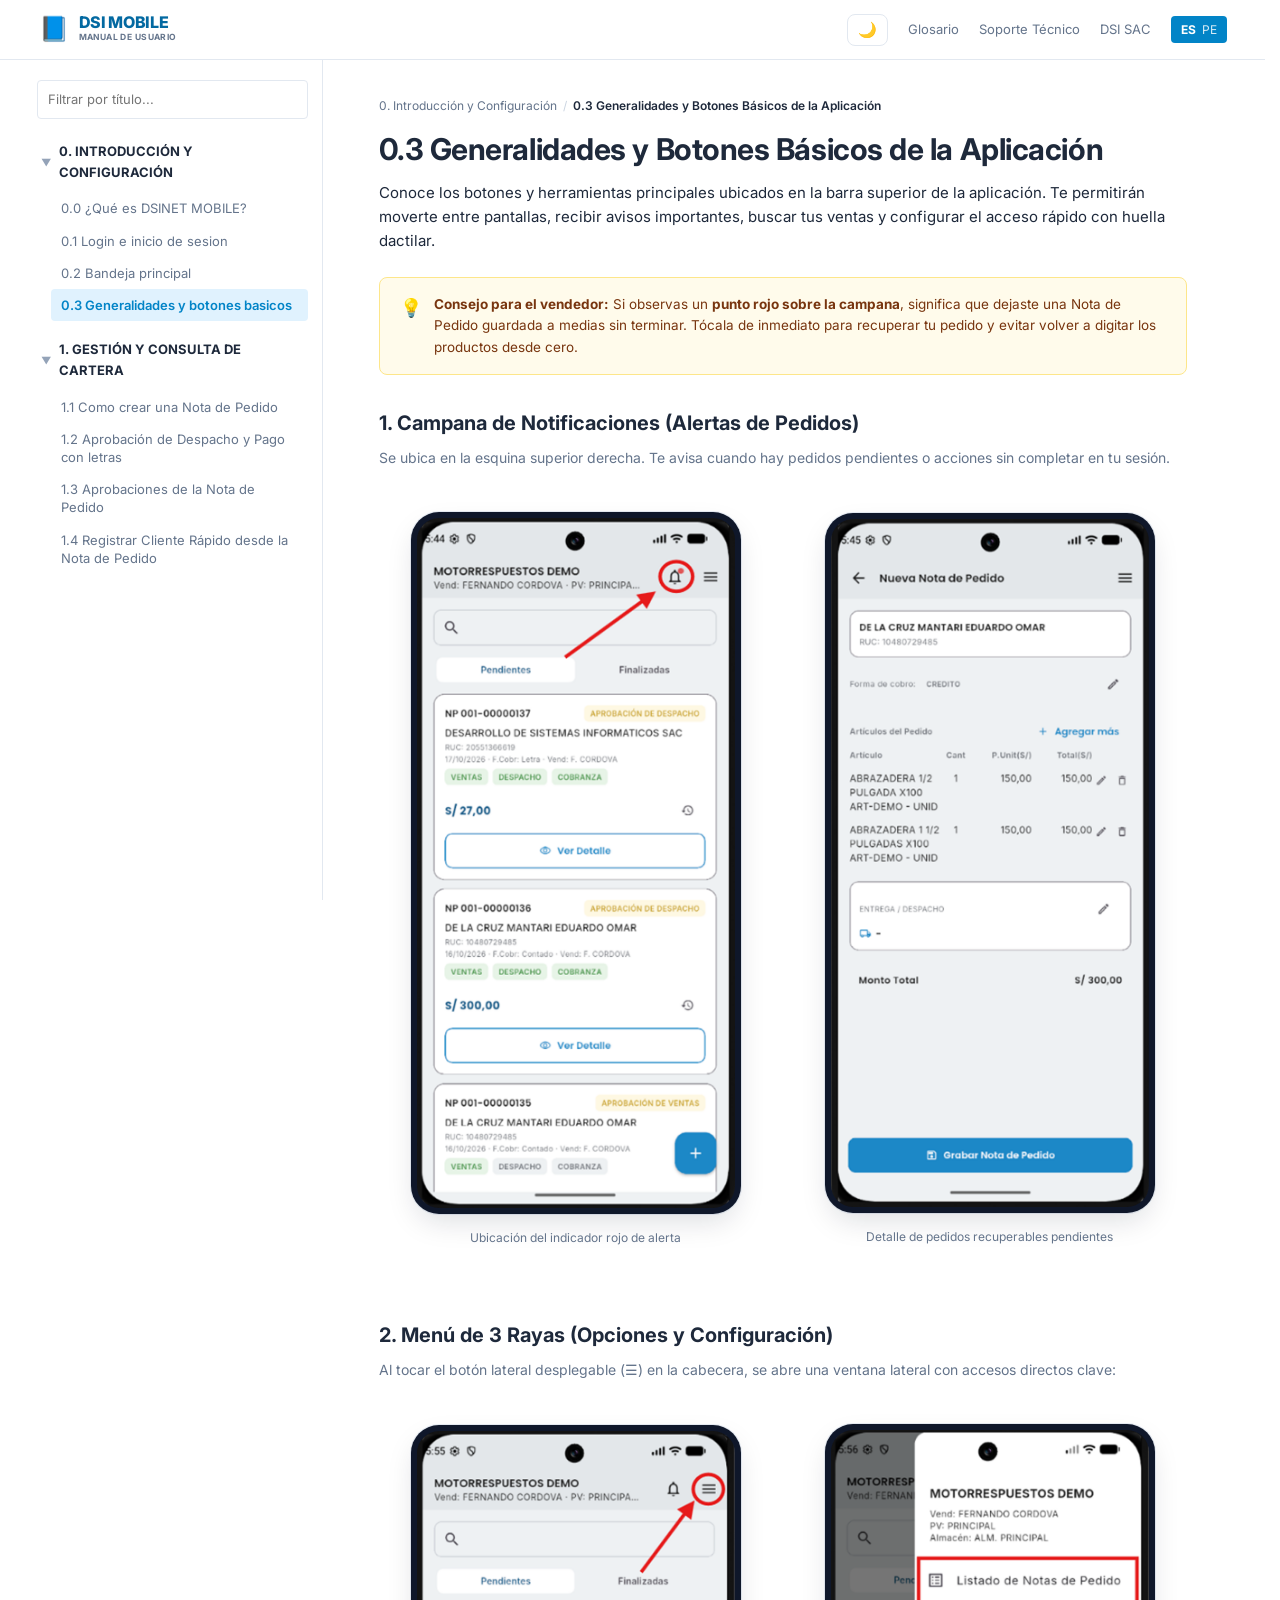
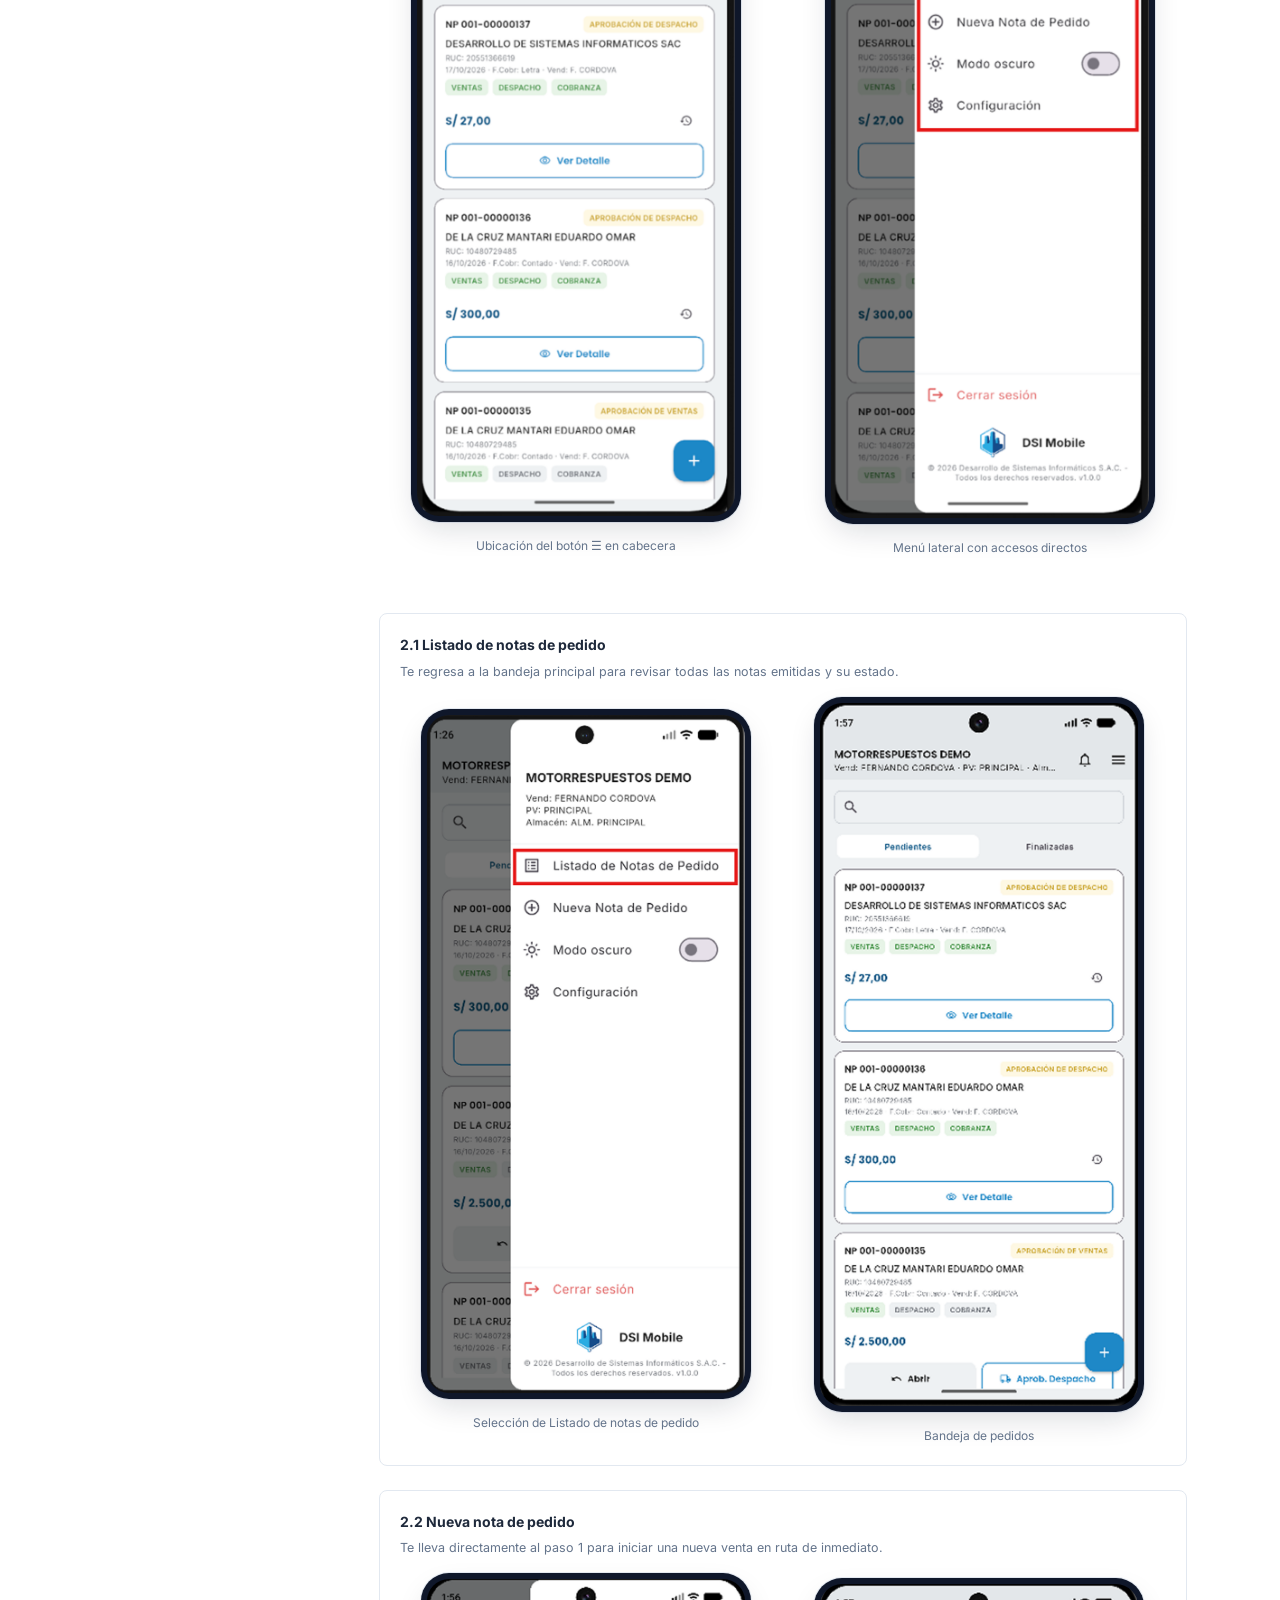
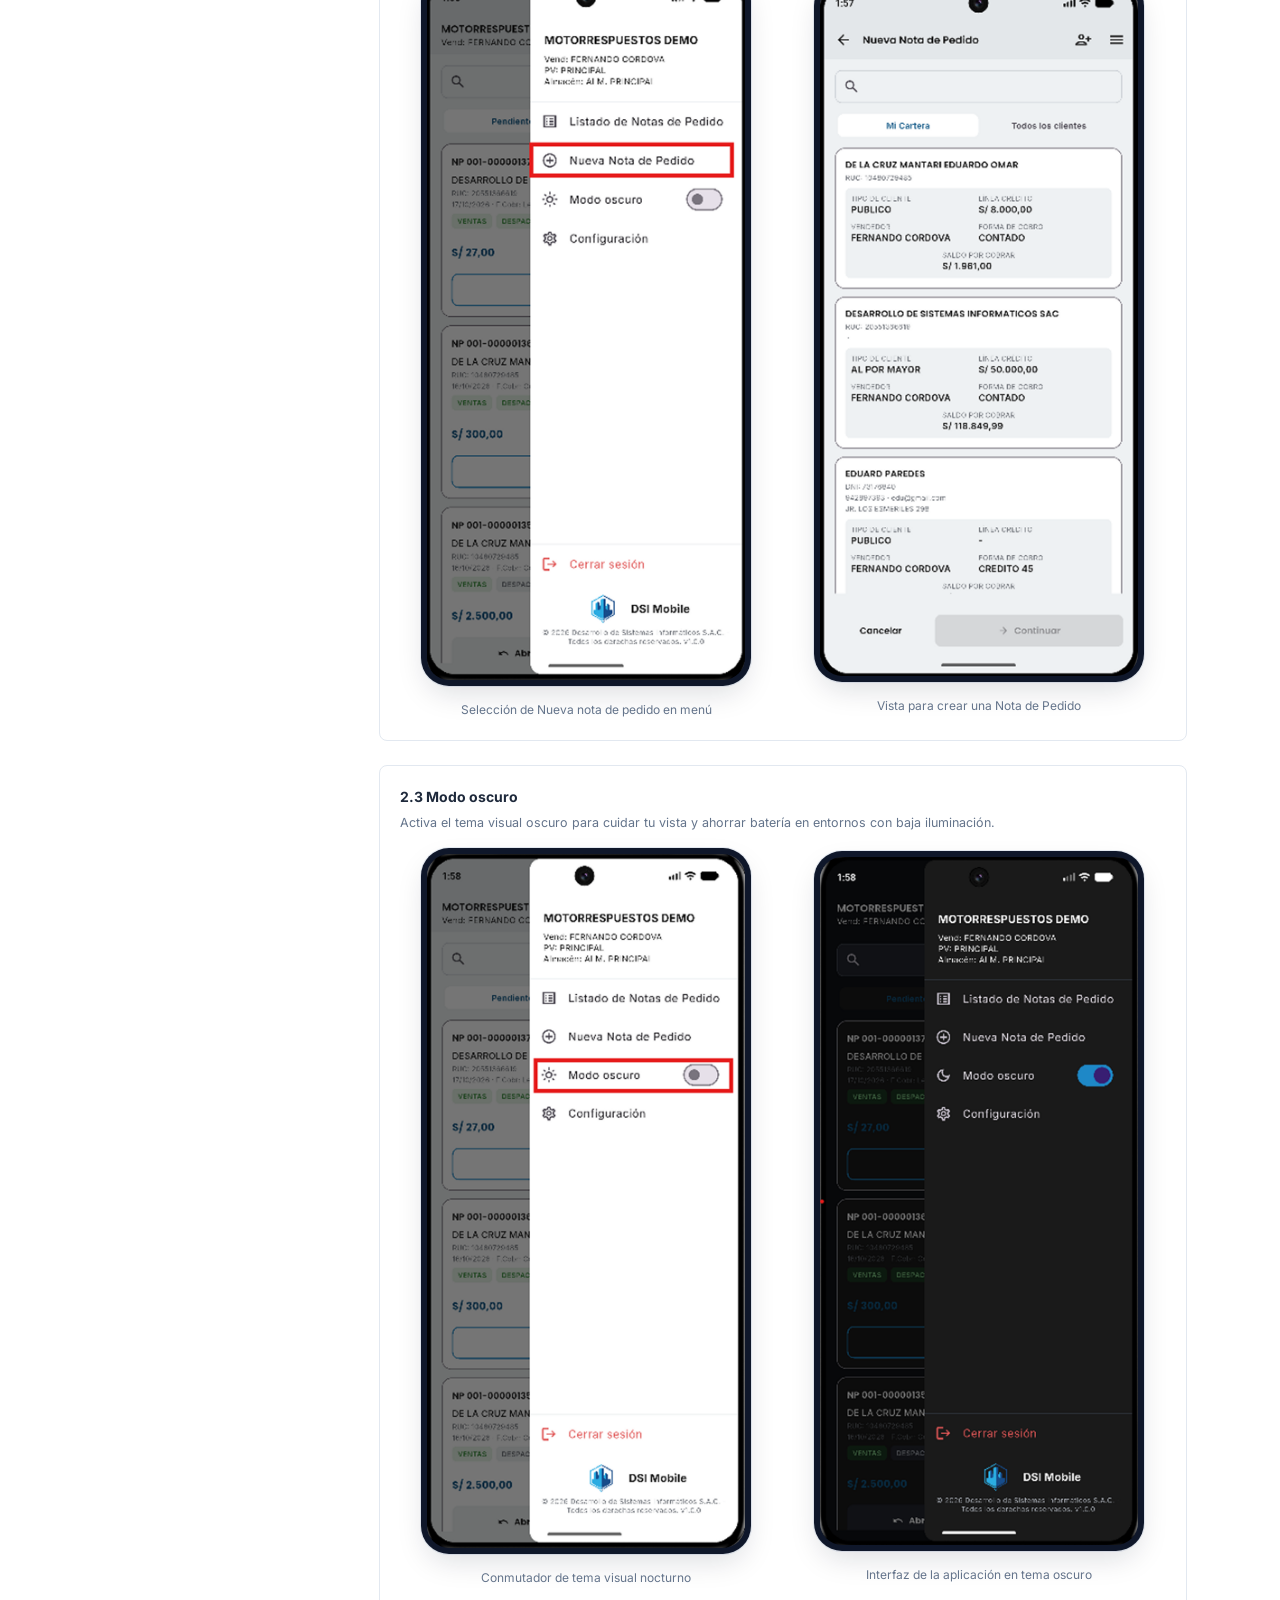
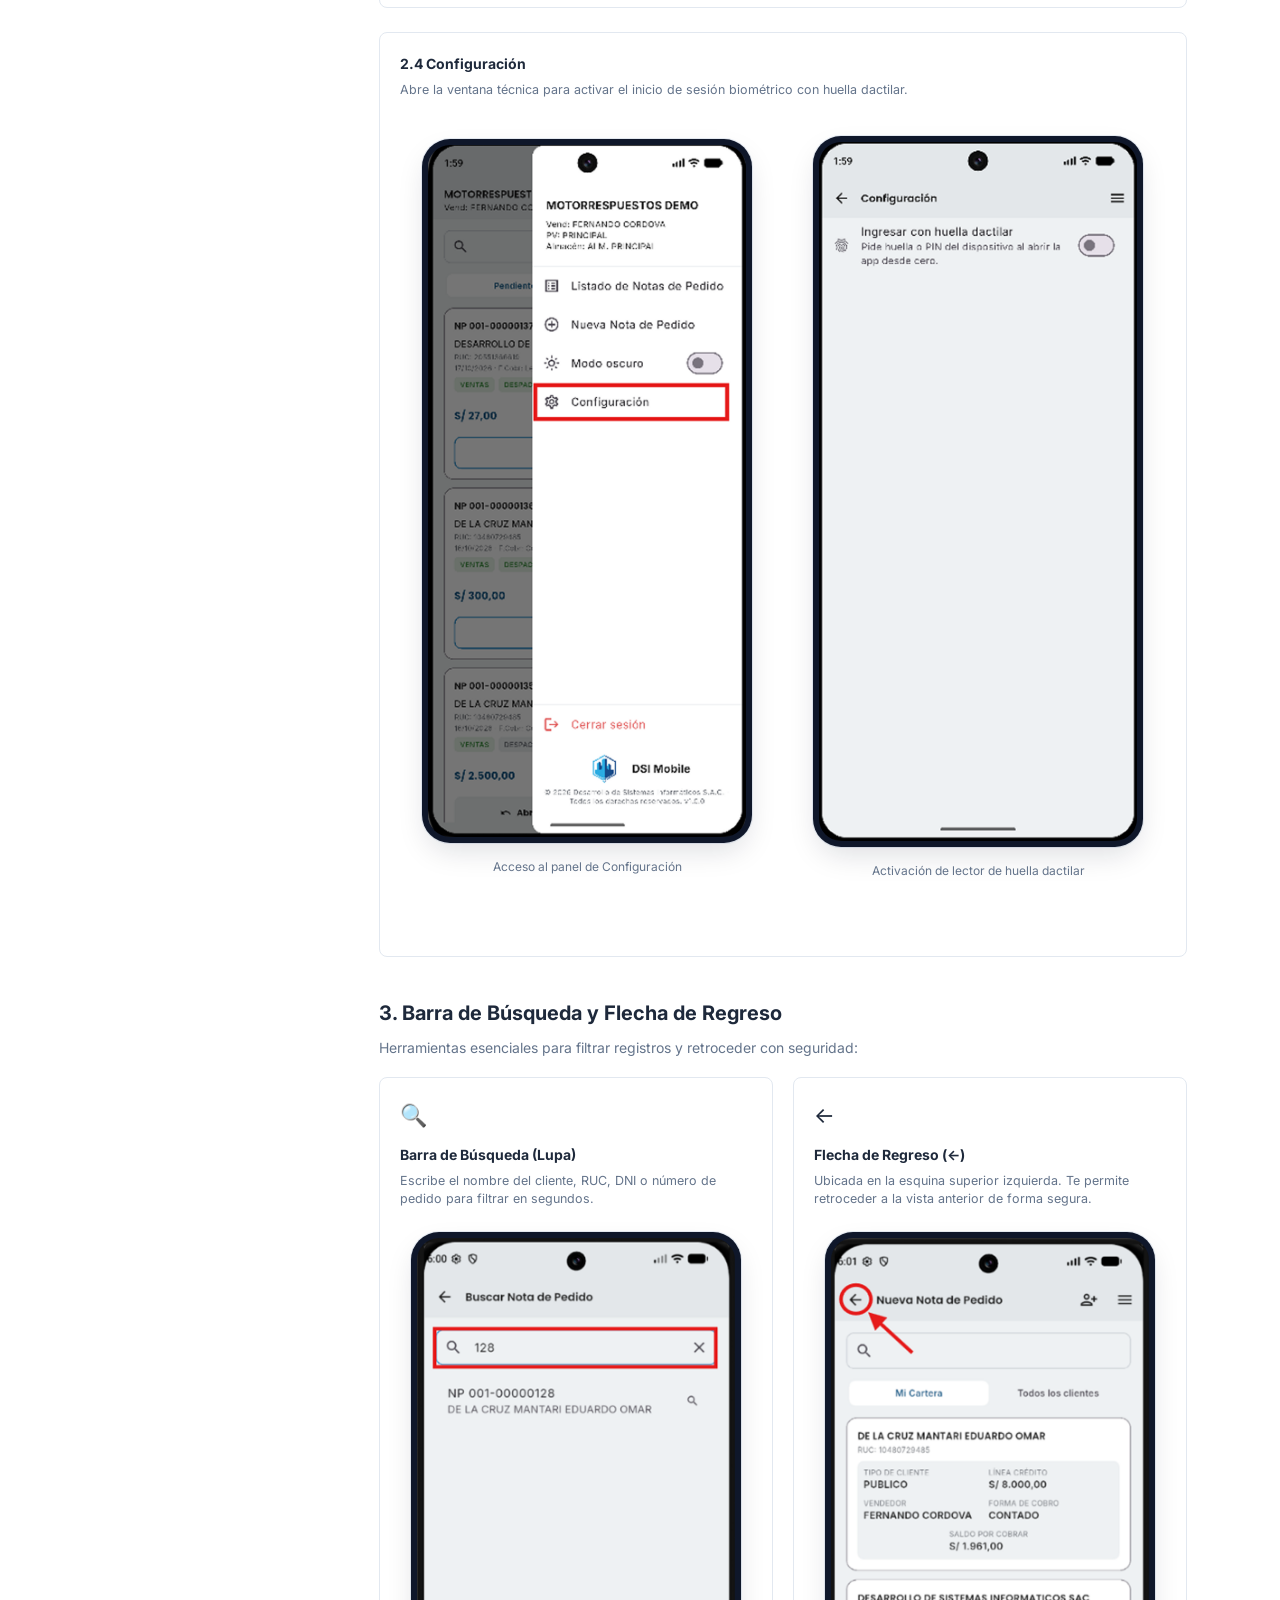
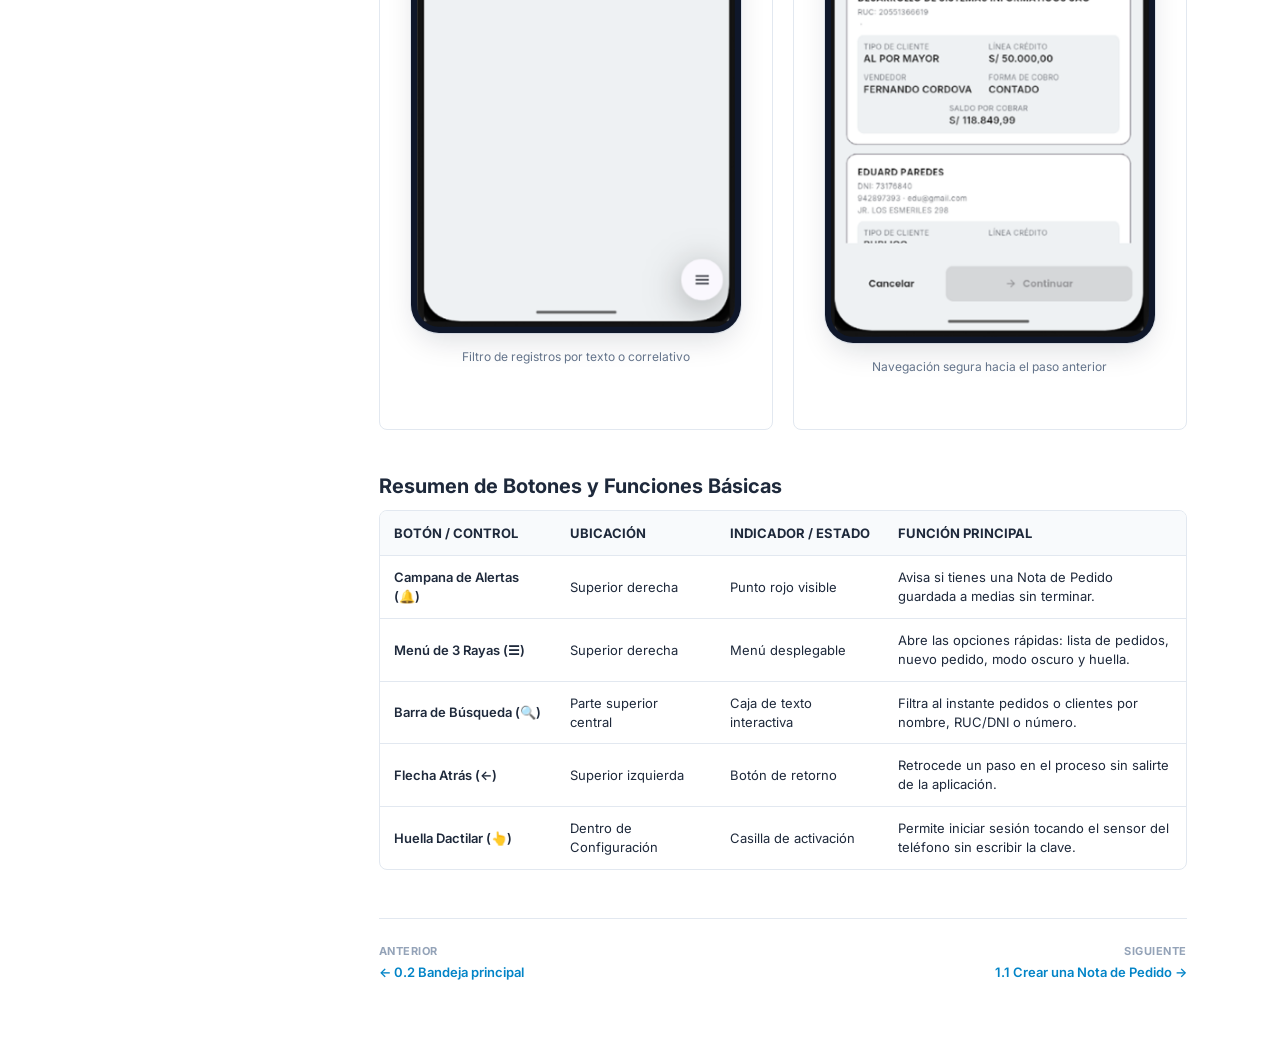
<file: 0.3-generalidades.html>
<!DOCTYPE html>
<html lang="es">
<head>
  <meta charset="UTF-8">
  <meta name="viewport" content="width=device-width, initial-scale=1.0, maximum-scale=1.0, user-scalable=no">  
  <title>0.3 Generalidades y Botones Básicos de la Aplicación - DSI Mobile</title>
  <link rel="stylesheet" href="styles.css">
  <link rel="preconnect" href="https://fonts.googleapis.com">
  <link rel="preconnect" href="https://fonts.gstatic.com" crossorigin>
  <link href="https://fonts.googleapis.com/css2?family=Inter:wght@400;500;600;700&display=swap" rel="stylesheet">
</head>
<body>

  <!-- 1. Header Superior Global -->
  <header class="topbar">
    <div class="topbar-inner">
      
      <div class="topbar-left">
        <!-- Botón menú hamburguesa para móviles -->
        <button class="mobile-menu-btn" id="mobileMenuBtn" aria-label="Abrir menú de navegación">☰</button>

        <div class="logo-box">
          <span class="logo-icon">📘</span>
          <div class="logo-text-group">
            <span class="logo-title">DSI MOBILE</span>
            <span class="logo-subtitle">MANUAL DE USUARIO</span>
          </div>
        </div>
      </div>

      <div class="topbar-right">
        <!-- BOTÓN MODO OSCURO (SIEMPRE VISIBLE) -->
        <button class="theme-toggle-btn" id="themeToggleBtn" aria-label="Cambiar tema visual" title="Modo Oscuro / Claro">
          <span class="theme-icon">🌙</span>
        </button>

        <!-- Estos enlaces son los únicos que se ocultarán en móvil -->
        <a href="#glosario" class="topbar-link">Glosario</a>
        <a href="#soporte" class="topbar-link">Soporte Técnico</a>
        <a href="#dsisac" class="topbar-link">DSI SAC</a>
        <div class="lang-selector">
          <span class="lang-active">ES</span>
          <span class="lang-country">PE</span>
        </div>
      </div>

    </div>
  </header>

  <!-- 2. Contenedor Maestro de 2 Columnas -->
  <div class="layout-container">
    
    <!-- Columna 1: Sidebar Izquierdo -->
    <aside class="sidebar">
      <div class="sidebar-filter-wrapper">
        <input type="text" id="sidebarSearch" placeholder="Filtrar por título..." autocomplete="off">
      </div>

      <nav class="nav-tree">
        <!-- Grupo 0 -->
        <div class="nav-group">
          <button class="group-toggle" data-target="group-0">
            <span class="arrow">▼</span> 0. INTRODUCCIÓN Y CONFIGURACIÓN
          </button>
          <ul id="group-0" class="nav-subitems">
            <li>
              <a href="index.html">0.0 ¿Qué es DSINET MOBILE?</a>
            </li>
            <li>
              <a href="0.1-login.html">0.1 Login e inicio de sesion</a>
            </li>
            <li>
              <a href="0.2-bandeja-principal.html">0.2 Bandeja principal</a>
            </li>
            <li class="active">
              <a href="0.3-generalidades.html">0.3 Generalidades y botones basicos</a>
            </li>
          </ul>
        </div>

        <!-- Grupo 1 -->
        <div class="nav-group">
          <button class="group-toggle" data-target="group-1">
            <span class="arrow">▼</span> 1. GESTIÓN Y CONSULTA DE CARTERA
          </button>
          <ul id="group-1" class="nav-subitems">
            <li>
              <a href="1.1-crear-nota-pedido.html">1.1 Como crear una Nota de Pedido</a>
            </li>
            <li>
              <a href="1.2-aprobacion-letras.html">1.2 Aprobación de Despacho y Pago con letras</a>
            </li>
            <li>
              <a href="1.3-aprobaciones.html">1.3 Aprobaciones de la Nota de Pedido</a>
            </li>
            <li>
              <a href="1.4-registrar-cliente.html">1.4 Registrar Cliente Rápido desde la Nota de Pedido</a>
            </li>
          </ul>
        </div>
      </nav>
    </aside>

   <!-- Columna 2: Contenido Principal -->
<main class="main-content">
  
  <!-- Migas de pan -->
  <nav class="breadcrumbs">
    <span>0. Introducción y Configuración</span>
    <span class="sep">/</span>
    <span class="current">0.3 Generalidades y Botones Básicos de la Aplicación</span>
  </nav>

  <!-- Título Principal -->
  <header class="content-header">
    <h1 class="page-title">0.3 Generalidades y Botones Básicos de la Aplicación</h1>
    <p class="lead-text">
      Conoce los botones y herramientas principales ubicados en la barra superior de la aplicación. Te permitirán moverte entre pantallas, recibir avisos importantes, buscar tus ventas y configurar el acceso rápido con huella dactilar.
    </p>
  </header>

  <!-- Consejo para el vendedor -->
  <section class="callout-box">
    <div class="callout-content">
      <span class="warning-icon">💡</span>
      <p>
        <strong>Consejo para el vendedor:</strong> Si observas un <strong>punto rojo sobre la campana</strong>, significa que dejaste una Nota de Pedido guardada a medias sin terminar. Tócala de inmediato para recuperar tu pedido y evitar volver a digitar los productos desde cero.
      </p>
    </div>
  </section>

  <!-- SECCIÓN 1: CAMPANA DE NOTIFICACIONES -->
  <section class="section-block">
    <h2 class="section-title">1. Campana de Notificaciones (Alertas de Pedidos)</h2>
    <p class="section-subtext">
      Se ubica en la esquina superior derecha. Te avisa cuando hay pedidos pendientes o acciones sin completar en tu sesión.
    </p>

    <!-- Grilla de 2 columnas para las capturas de la Campana -->
    <div class="cards-grid" style="grid-template-columns: repeat(2, 1fr); gap: 20px; margin-bottom: 24px;">
      
      <div class="mobile-showcase">
        <div class="mobile-mockup-frame">
          <img src="IMAGENES/GENERALIDADES/BOTONES/image 37.png" 
               alt="Campana con indicador / flecha roja" 
               class="mobile-sharp-img">
        </div>
        <span class="mobile-caption">Ubicación del indicador rojo de alerta</span>
      </div>

      <div class="mobile-showcase">
        <div class="mobile-mockup-frame">
          <img src="IMAGENES/GENERALIDADES/BOTONES/image 38.png" 
               alt="Detalle de pedidos pendientes de aprobación" 
               class="mobile-sharp-img">
        </div>
        <span class="mobile-caption">Detalle de pedidos recuperables pendientes</span>
      </div>

    </div>
  </section>

  <!-- SECCIÓN 2: MENÚ DE 3 RAYAS -->
  <section class="section-block">
    <h2 class="section-title">2. Menú de 3 Rayas (Opciones y Configuración)</h2>
    <p class="section-subtext">
      Al tocar el botón lateral desplegable (☰) en la cabecera, se abre una ventana lateral con accesos directos clave:
    </p>

    <!-- Grilla de 2 columnas para el despliegue general del menú -->
    <div class="cards-grid" style="grid-template-columns: repeat(2, 1fr); gap: 20px; margin-bottom: 24px;">
      
      <div class="mobile-showcase">
        <div class="mobile-mockup-frame">
          <img src="IMAGENES/GENERALIDADES/BOTONES/image 39.png" 
               alt="Ubicación del botón ☰ en barra superior" 
               class="mobile-sharp-img">
        </div>
        <span class="mobile-caption">Ubicación del botón ☰ en cabecera</span>
      </div>

      <div class="mobile-showcase">
        <div class="mobile-mockup-frame">
          <img src="IMAGENES/GENERALIDADES/BOTONES/image 40.png" 
               alt="Menú lateral desplegado con las 4 opciones" 
               class="mobile-sharp-img">
        </div>
        <span class="mobile-caption">Menú lateral con accesos directos</span>
      </div>

    </div>

    <!-- Detalle de sub-opciones con capturas individuales -->
    <div class="menu-subitems-details" style="display: flex; flex-direction: column; gap: 24px; margin-top: 16px;">
      
      <!-- 2.1 Listado -->
    <div class="feature-card" style="padding: 20px;">
      <h3>2.1 Listado de notas de pedido</h3>
      <p style="margin-bottom: 16px;">Te regresa a la bandeja principal para revisar todas las notas emitidas y su estado.</p>
      
      <!-- Grilla de 2 columnas para colocar las imágenes lado a lado -->
      <div class="cards-grid" style="grid-template-columns: repeat(2, 1fr); gap: 20px; margin-bottom: 0;">
        
        <!-- Imagen 1 (Izquierda) -->
        <div class="mobile-showcase" style="margin: 0 auto;">
          <div class="mobile-mockup-frame">
            <img src="IMAGENES/GENERALIDADES/BOTONES/image 42 (2).png" 
                alt="Opción Listado de notas de pedido seleccionada" 
                class="mobile-sharp-img">
          </div>
          <span class="mobile-caption">Selección de Listado de notas de pedido</span>
        </div>

        <!-- Imagen 2 (Derecha) -->
        <div class="mobile-showcase" style="margin: 0 auto;">
          <div class="mobile-mockup-frame">
            <img src="IMAGENES/GENERALIDADES/BOTONES/image 42 (3).png" 
                alt="Bandeja principal de pedidos recuperada" 
                class="mobile-sharp-img">
          </div>
          <span class="mobile-caption">Bandeja de pedidos</span>
        </div>

      </div>
    </div>

      <!-- 2.2 Nueva NP -->
      <div class="feature-card" style="padding: 20px;">
        <h3>2.2 Nueva nota de pedido</h3>
        <p style="margin-bottom: 16px;">Te lleva directamente al paso 1 para iniciar una nueva venta en ruta de inmediato.</p>
        
        <!-- Grilla de 2 columnas para mostrar ambas capturas lado a lado -->
        <div class="cards-grid" style="grid-template-columns: repeat(2, 1fr); gap: 20px; margin-bottom: 0;">
          
          <!-- Imagen 1: Opción en el Menú -->
          <div class="mobile-showcase" style="margin: 0 auto;">
            <div class="mobile-mockup-frame">
              <img src="IMAGENES/GENERALIDADES/BOTONES/image 43.png" 
                  alt="Opción Nueva nota de pedido seleccionada" 
                  class="mobile-sharp-img">
            </div>
            <span class="mobile-caption">Selección de Nueva nota de pedido en menú</span>
          </div>

          <!-- Imagen 2: Pantalla resultante (Paso 1) -->
          <div class="mobile-showcase" style="margin: 0 auto;">
            <div class="mobile-mockup-frame">
              <img src="IMAGENES/GENERALIDADES/BOTONES/image 47.png"  
                  alt="Pantalla inicial de selección de cliente" 
                  class="mobile-sharp-img">
            </div>
            <span class="mobile-caption">Vista para crear una Nota de Pedido</span>
          </div>

        </div>
      </div>

      <!-- 2.3 Modo oscuro -->
      <div class="feature-card" style="padding: 20px;">
        <h3>2.3 Modo oscuro</h3>
        <p style="margin-bottom: 16px;">Activa el tema visual oscuro para cuidar tu vista y ahorrar batería en entornos con baja iluminación.</p>
        
        <!-- Grilla de 2 columnas para mostrar la activación y el resultado lado a lado -->
        <div class="cards-grid" style="grid-template-columns: repeat(2, 1fr); gap: 20px; margin-bottom: 0;">
          
          <!-- Imagen 1: Switch de Modo Oscuro -->
          <div class="mobile-showcase" style="margin: 0 auto;">
            <div class="mobile-mockup-frame">
              <img src="IMAGENES/GENERALIDADES/BOTONES/image 48.png" 
                  alt="Interruptor de Modo oscuro" 
                  class="mobile-sharp-img">
            </div>
            <span class="mobile-caption">Conmutador de tema visual nocturno</span>
          </div>

          <!-- Imagen 2: Vista previa de la interfaz en Modo Oscuro -->
          <div class="mobile-showcase" style="margin: 0 auto;">
            <div class="mobile-mockup-frame">
              <img src="IMAGENES/GENERALIDADES/BOTONES/image 49.png" 
                  alt="Interfaz en modo oscuro activado" 
                  class="mobile-sharp-img">
            </div>
            <span class="mobile-caption">Interfaz de la aplicación en tema oscuro</span>
          </div>

        </div>
      </div>

      <!-- 2.4 Configuración y Huella -->
      <div class="feature-card" style="padding: 20px;">
        <h3>2.4 Configuración</h3>
        <p style="margin-bottom: 12px;">Abre la ventana técnica para activar el inicio de sesión biométrico con huella dactilar.</p>
        
        <div class="cards-grid" style="grid-template-columns: repeat(2, 1fr); gap: 16px;">
          
          <div class="mobile-showcase">
            <div class="mobile-mockup-frame">
              <img src="IMAGENES/GENERALIDADES/BOTONES/image 50.png" 
                   alt="Botón Configuración" 
                   class="mobile-sharp-img">
            </div>
            <span class="mobile-caption">Acceso al panel de Configuración</span>
          </div>

          <div class="mobile-showcase">
            <div class="mobile-mockup-frame">
              <img src="IMAGENES/GENERALIDADES/BOTONES/image 51.png" 
                   alt="Pantalla Ajustes / Huella dactilar" 
                   class="mobile-sharp-img">
            </div>
            <span class="mobile-caption">Activación de lector de huella dactilar</span>
          </div>

        </div>
      </div>

    </div>
  </section>

  <!-- SECCIÓN 3: BARRA DE BÚSQUEDA Y FLECHA DE REGRESO -->
  <section class="section-block">
    <h2 class="section-title">3. Barra de Búsqueda y Flecha de Regreso</h2>
    <p class="section-subtext">Herramientas esenciales para filtrar registros y retroceder con seguridad:</p>

    <div class="cards-grid" style="grid-template-columns: repeat(2, 1fr); gap: 20px;">
      
      <!-- Columna Izquierda: Buscador -->
      <div class="feature-card" style="padding: 20px;">
        <div class="feature-icon">🔍</div>
        <h3>Barra de Búsqueda (Lupa)</h3>
        <p style="margin-bottom: 16px;">
          Escribe el nombre del cliente, RUC, DNI o número de pedido para filtrar en segundos.
        </p>
        
        <div class="mobile-showcase">
          <div class="mobile-mockup-frame">
            <img src="IMAGENES/GENERALIDADES/BOTONES/image 59.png" 
                 alt="Barra de Búsqueda activa" 
                 class="mobile-sharp-img">
          </div>
          <span class="mobile-caption">Filtro de registros por texto o correlativo</span>
        </div>
      </div>

      <!-- Columna Derecha: Flecha Atrás -->
      <div class="feature-card" style="padding: 20px;">
        <div class="feature-icon">←</div>
        <h3>Flecha de Regreso (←)</h3>
        <p style="margin-bottom: 16px;">
          Ubicada en la esquina superior izquierda. Te permite retroceder a la vista anterior de forma segura.
        </p>
        
        <div class="mobile-showcase">
          <div class="mobile-mockup-frame">
            <img src="IMAGENES/GENERALIDADES/BOTONES/image 60.png"
                 alt="Flecha de Regreso destacada" 
                 class="mobile-sharp-img">
          </div>
          <span class="mobile-caption">Navegación segura hacia el paso anterior</span>
        </div>
      </div>

    </div>
  </section>

  <!-- TABLA RESUMEN -->
  <section class="section-block">
    <h2 class="section-title">Resumen de Botones y Funciones Básicas</h2>
    <div class="table-container">
      <table class="tech-table">
        <thead>
          <tr>
            <th style="width: 22%;">BOTÓN / CONTROL</th>
            <th style="width: 20%;">UBICACIÓN</th>
            <th style="width: 20%;">INDICADOR / ESTADO</th>
            <th style="width: 38%;">FUNCIÓN PRINCIPAL</th>
          </tr>
        </thead>
        <tbody>
          <tr>
            <td class="col-highlight">Campana de Alertas (🔔)</td>
            <td>Superior derecha</td>
            <td>Punto rojo visible</td>
            <td>Avisa si tienes una Nota de Pedido guardada a medias sin terminar.</td>
          </tr>
          <tr>
            <td class="col-highlight">Menú de 3 Rayas (☰)</td>
            <td>Superior derecha</td>
            <td>Menú desplegable</td>
            <td>Abre las opciones rápidas: lista de pedidos, nuevo pedido, modo oscuro y huella.</td>
          </tr>
          <tr>
            <td class="col-highlight">Barra de Búsqueda (🔍)</td>
            <td>Parte superior central</td>
            <td>Caja de texto interactiva</td>
            <td>Filtra al instante pedidos o clientes por nombre, RUC/DNI o número.</td>
          </tr>
          <tr>
            <td class="col-highlight">Flecha Atrás (←)</td>
            <td>Superior izquierda</td>
            <td>Botón de retorno</td>
            <td>Retrocede un paso en el proceso sin salirte de la aplicación.</td>
          </tr>
          <tr>
            <td class="col-highlight">Huella Dactilar (👆)</td>
            <td>Dentro de Configuración</td>
            <td>Casilla de activación</td>
            <td>Permite iniciar sesión tocando el sensor del teléfono sin escribir la clave.</td>
          </tr>
        </tbody>
      </table>
    </div>
  </section>

  <!-- Paginación Inferior -->
  <footer class="pagination-footer">
    <a href="0.2-bandeja-principal.html" class="nav-prev" style="text-decoration: none;">
      <span class="nav-sub">ANTERIOR</span>
      <span class="nav-link">← 0.2 Bandeja principal</span>
    </a>
    <a href="1.1-crear-nota-pedido.html" class="nav-next" style="text-decoration: none;">
      <span class="nav-sub">SIGUIENTE</span>
      <span class="nav-link">1.1 Crear una Nota de Pedido →</span>
    </a>
  </footer>
  <script src="main.js"></script>

</main>
</file>
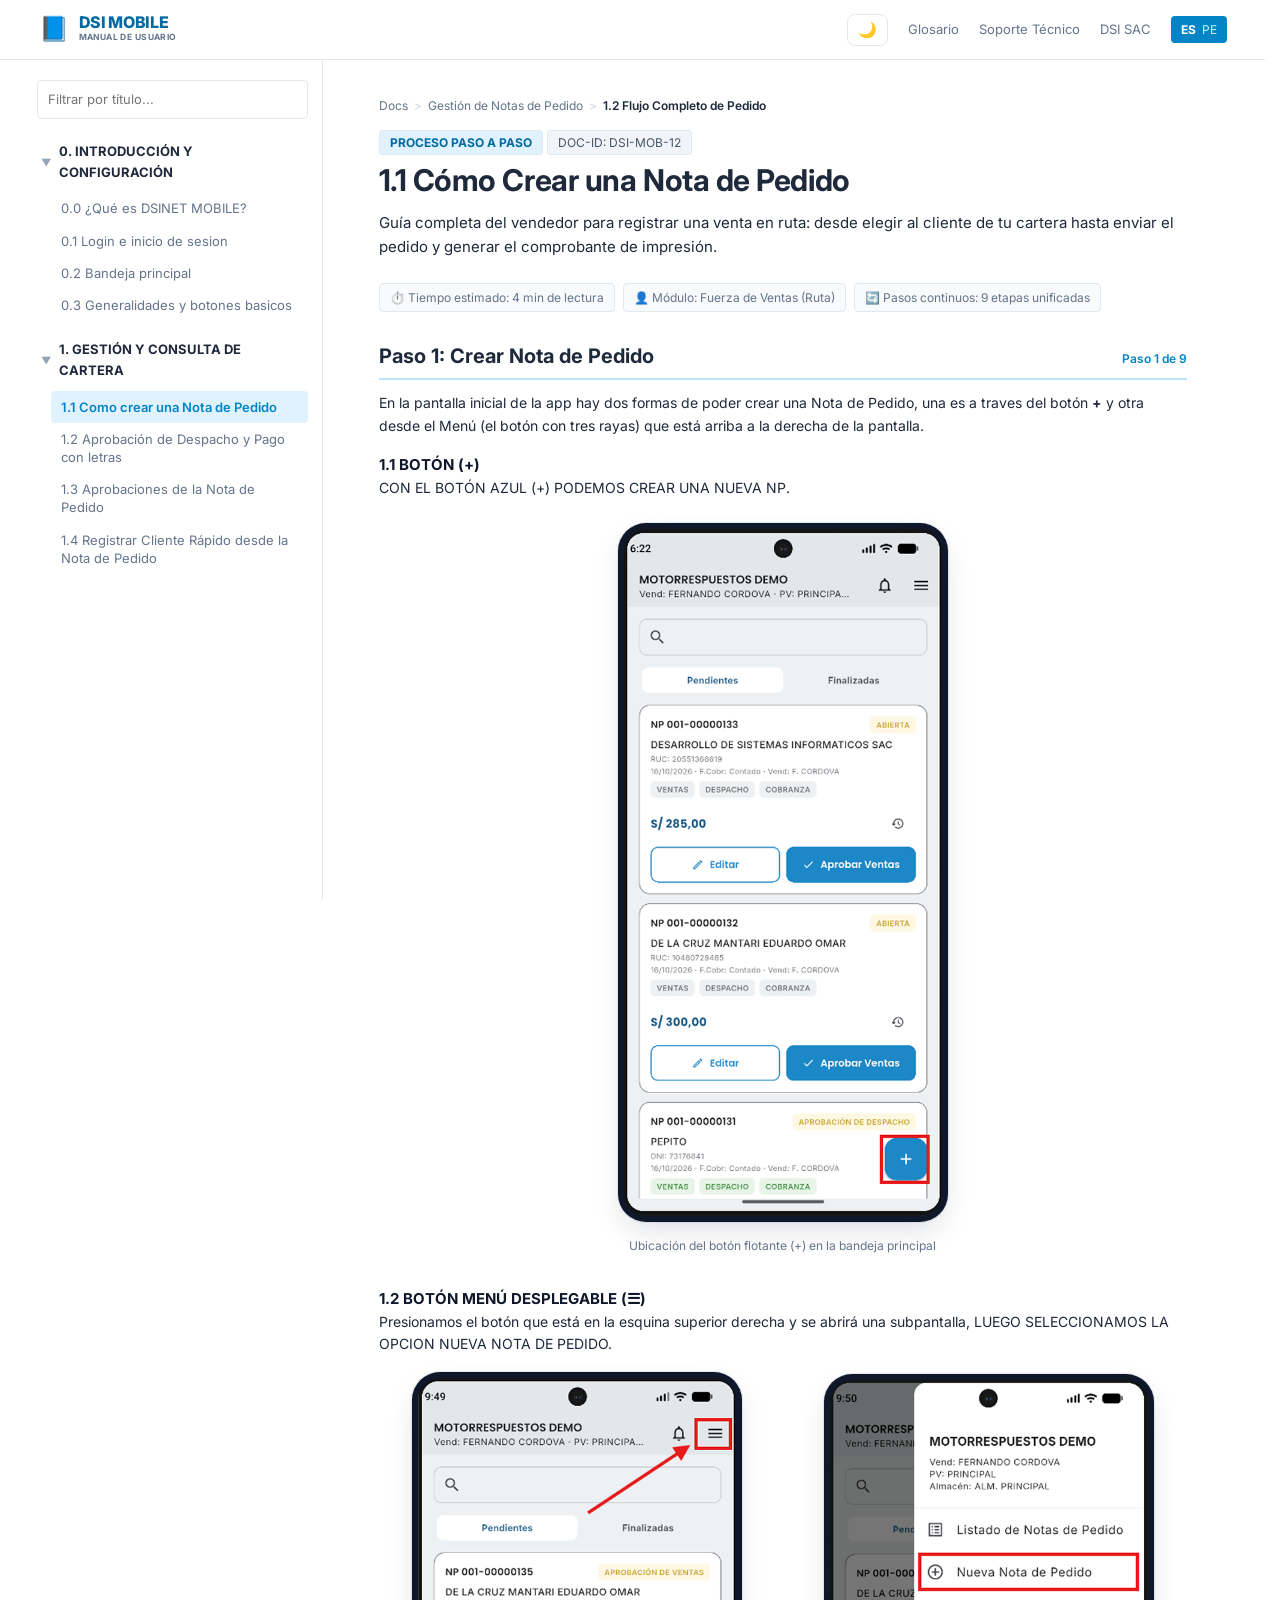
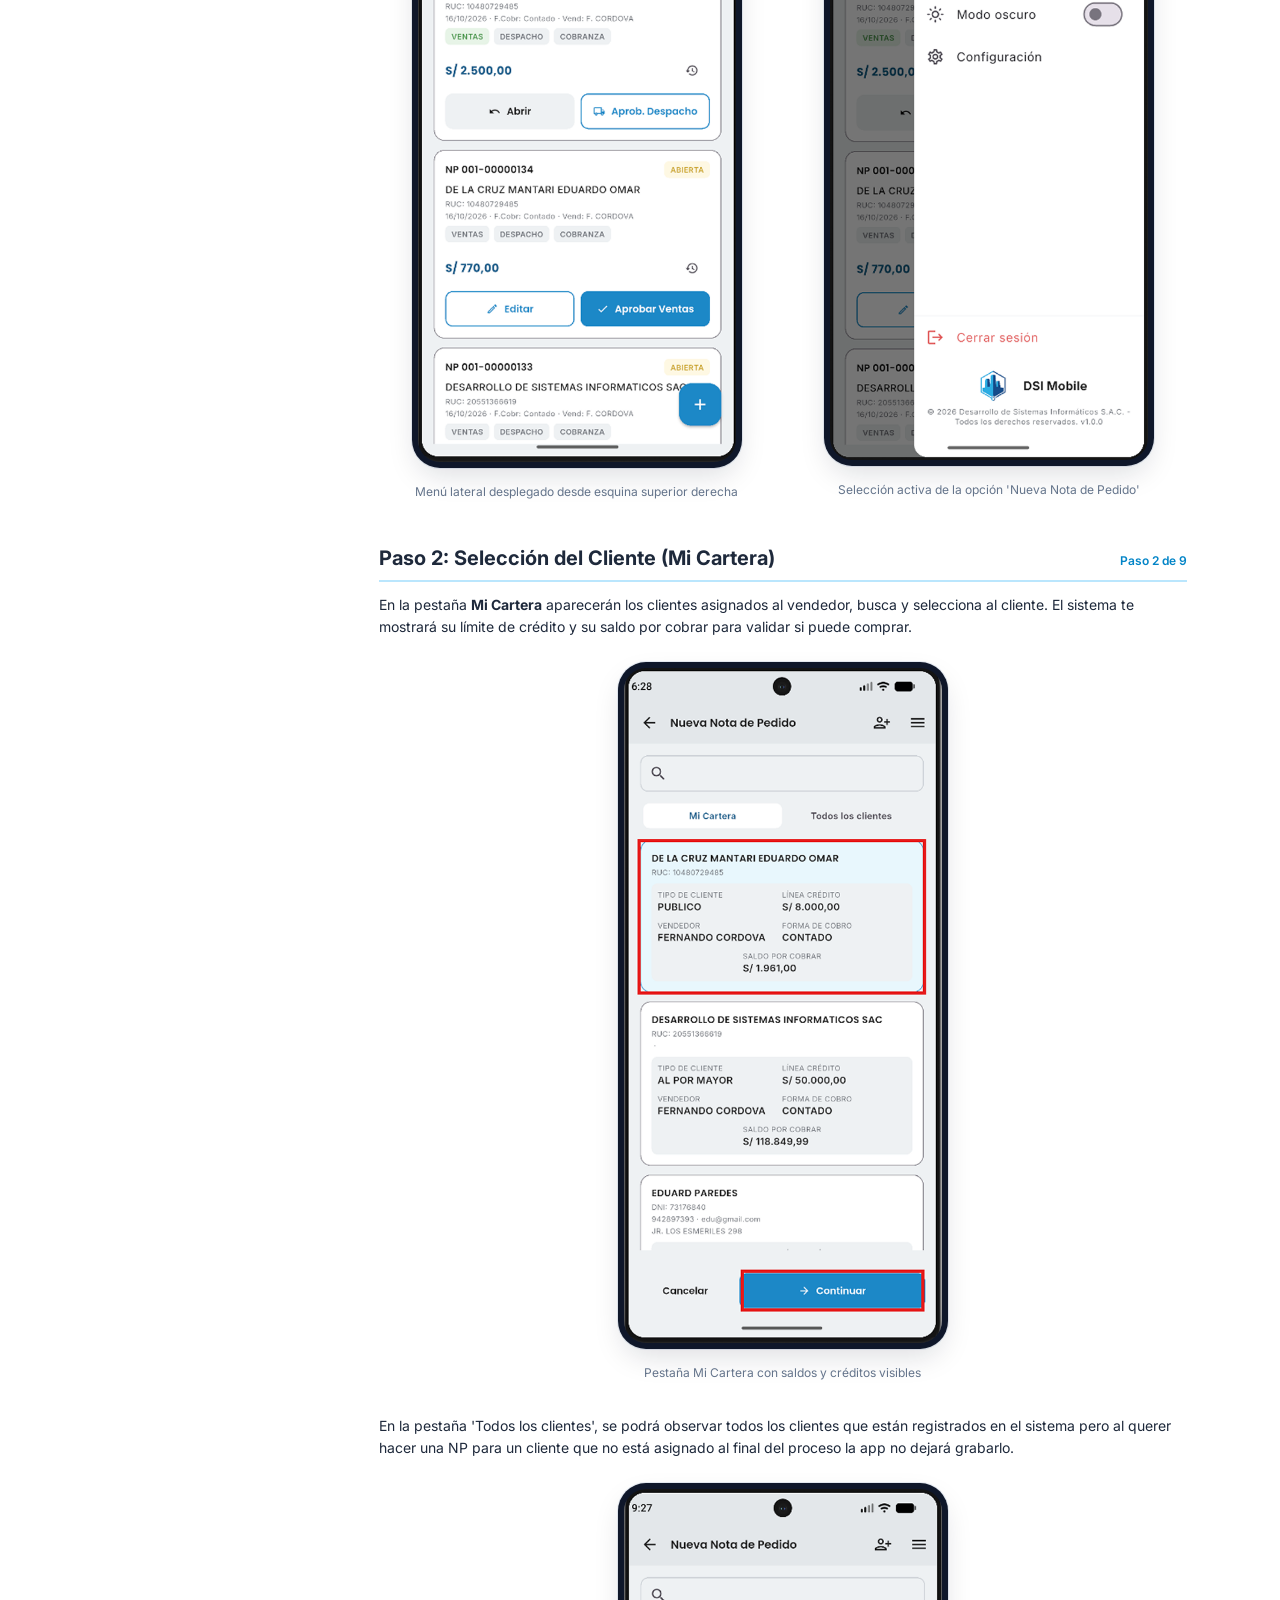
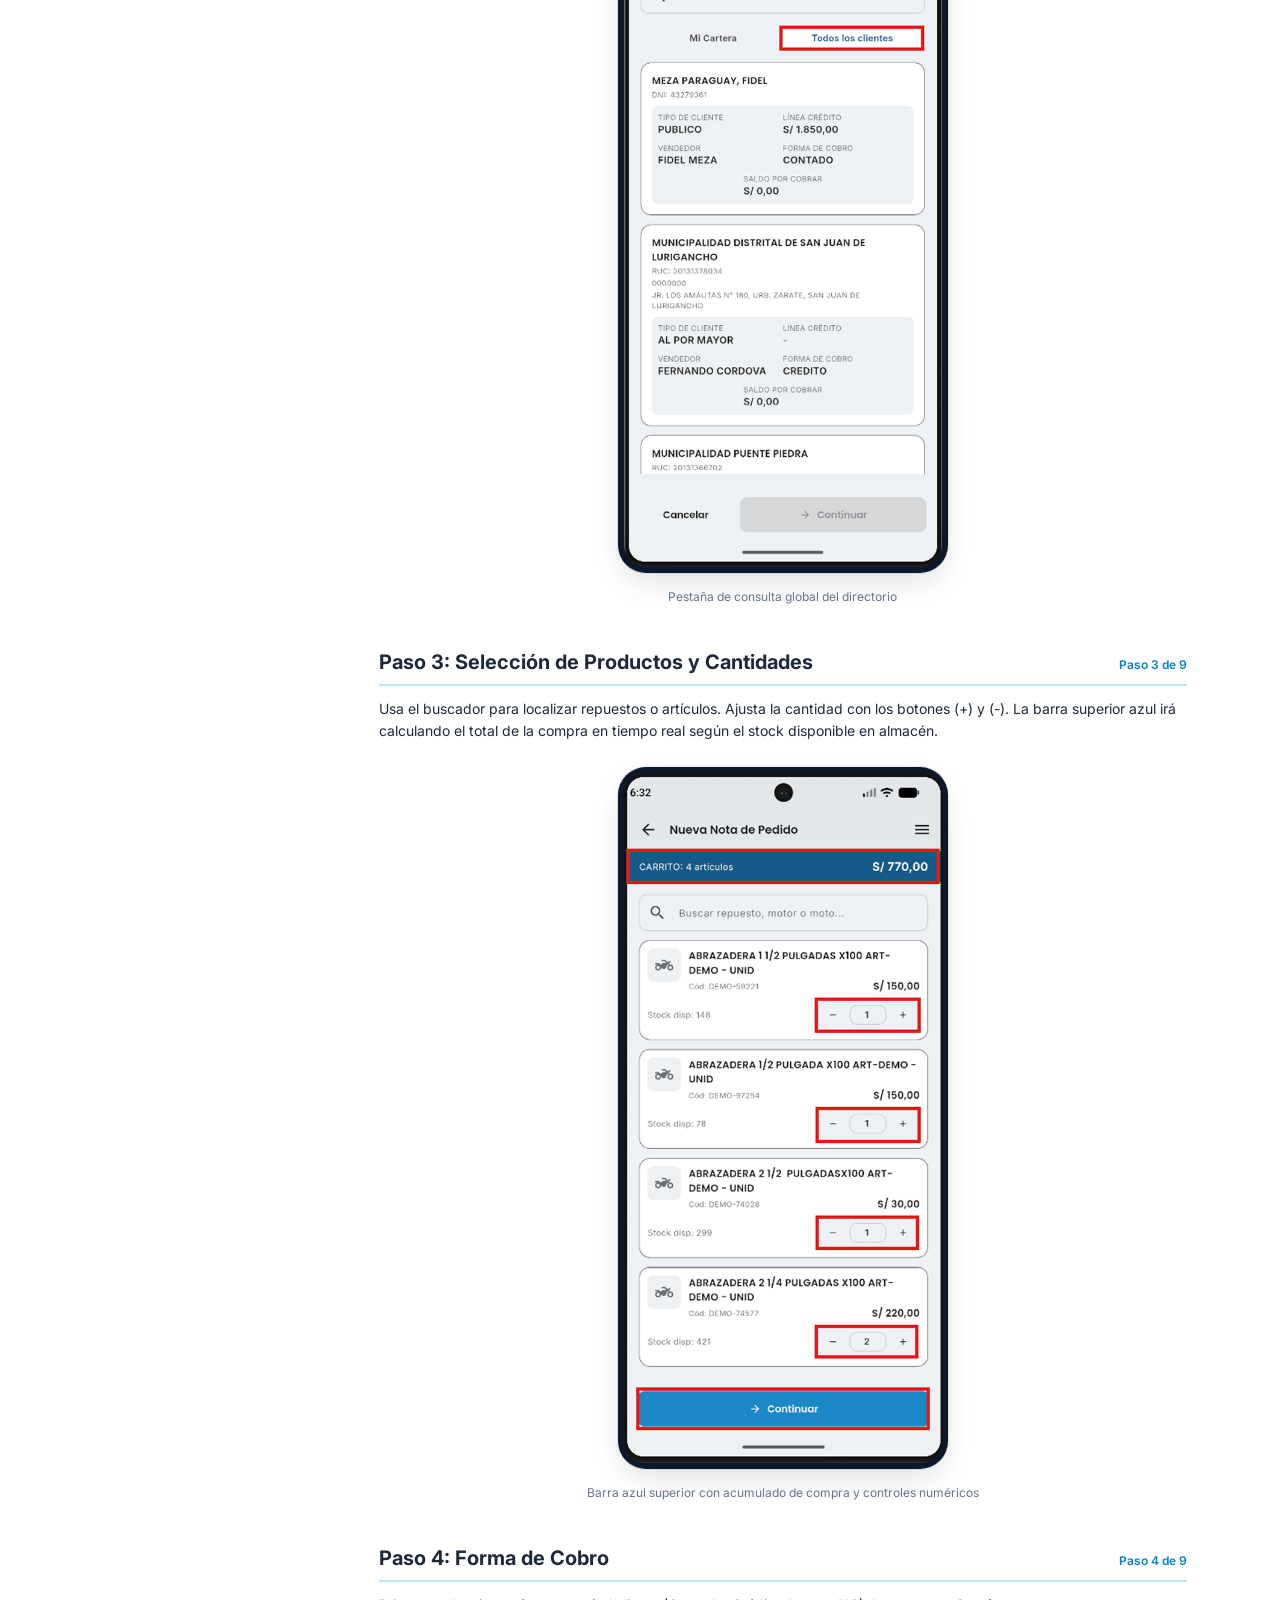
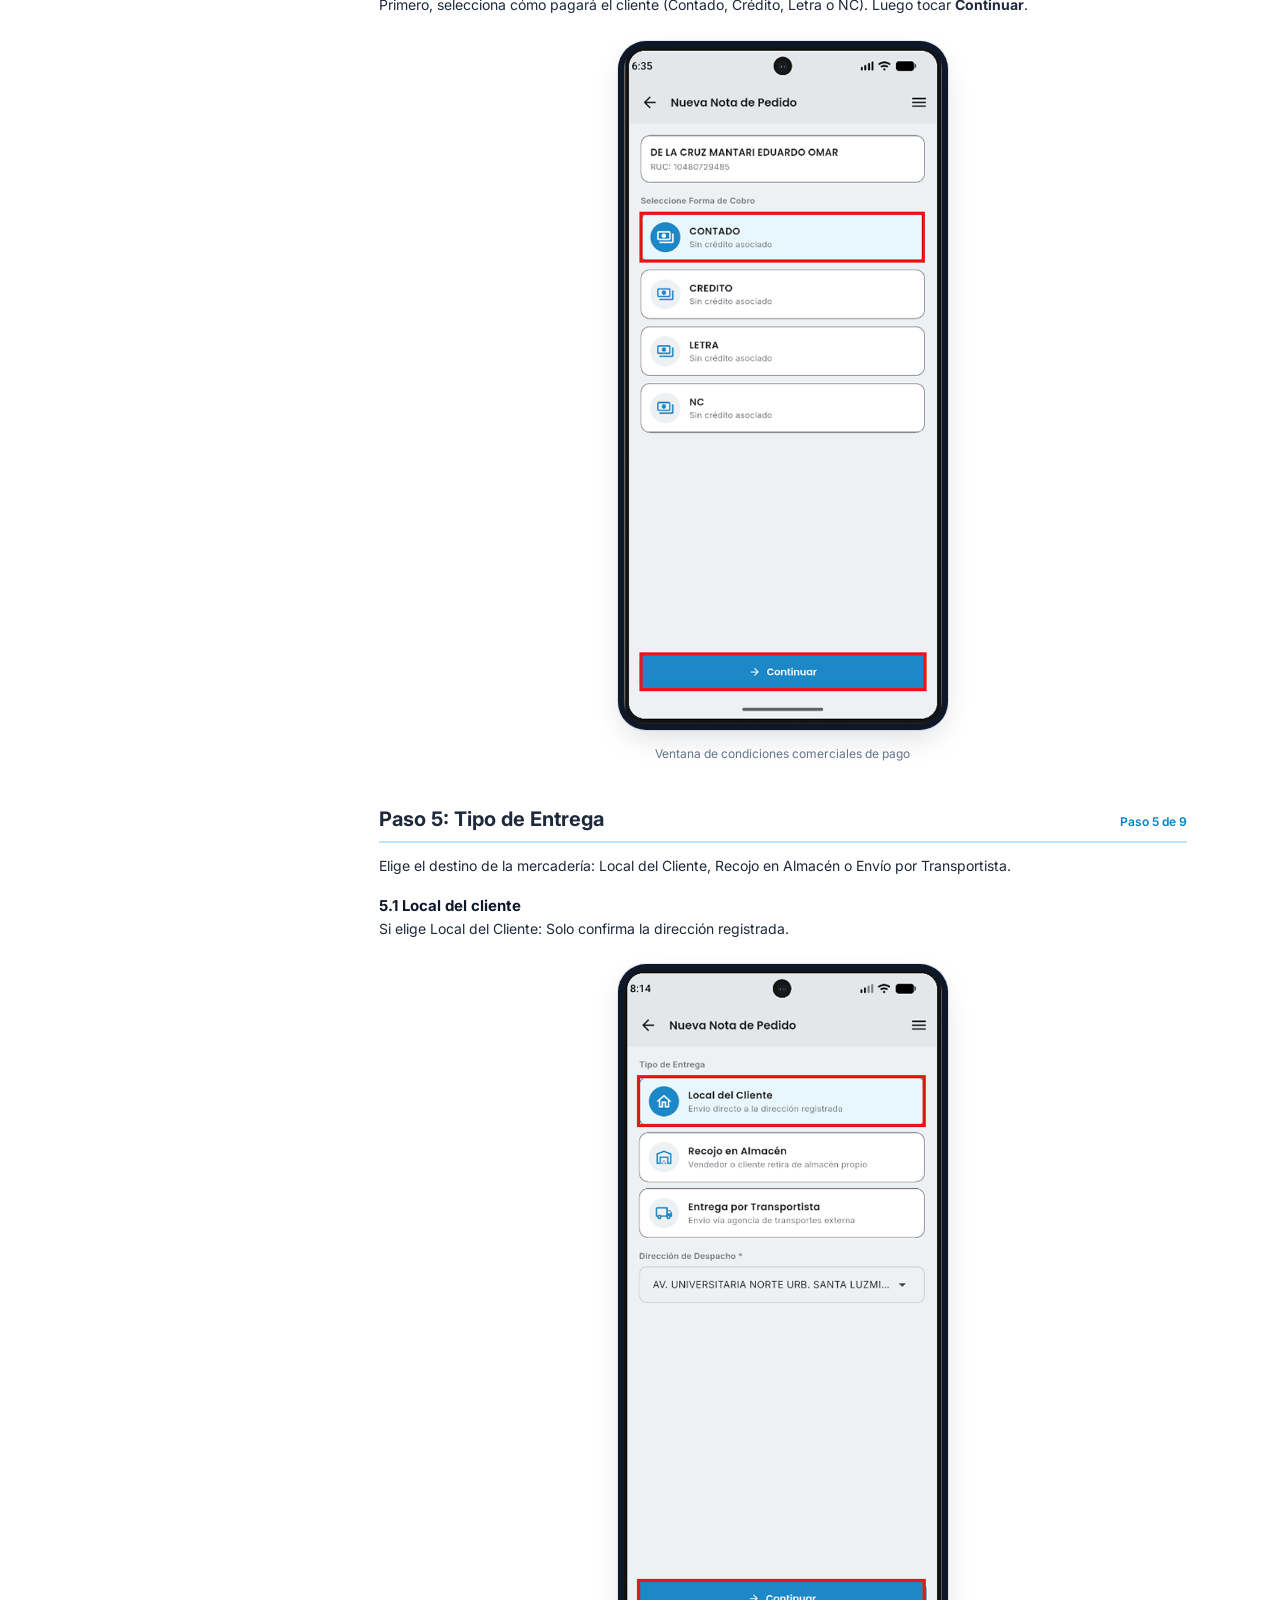
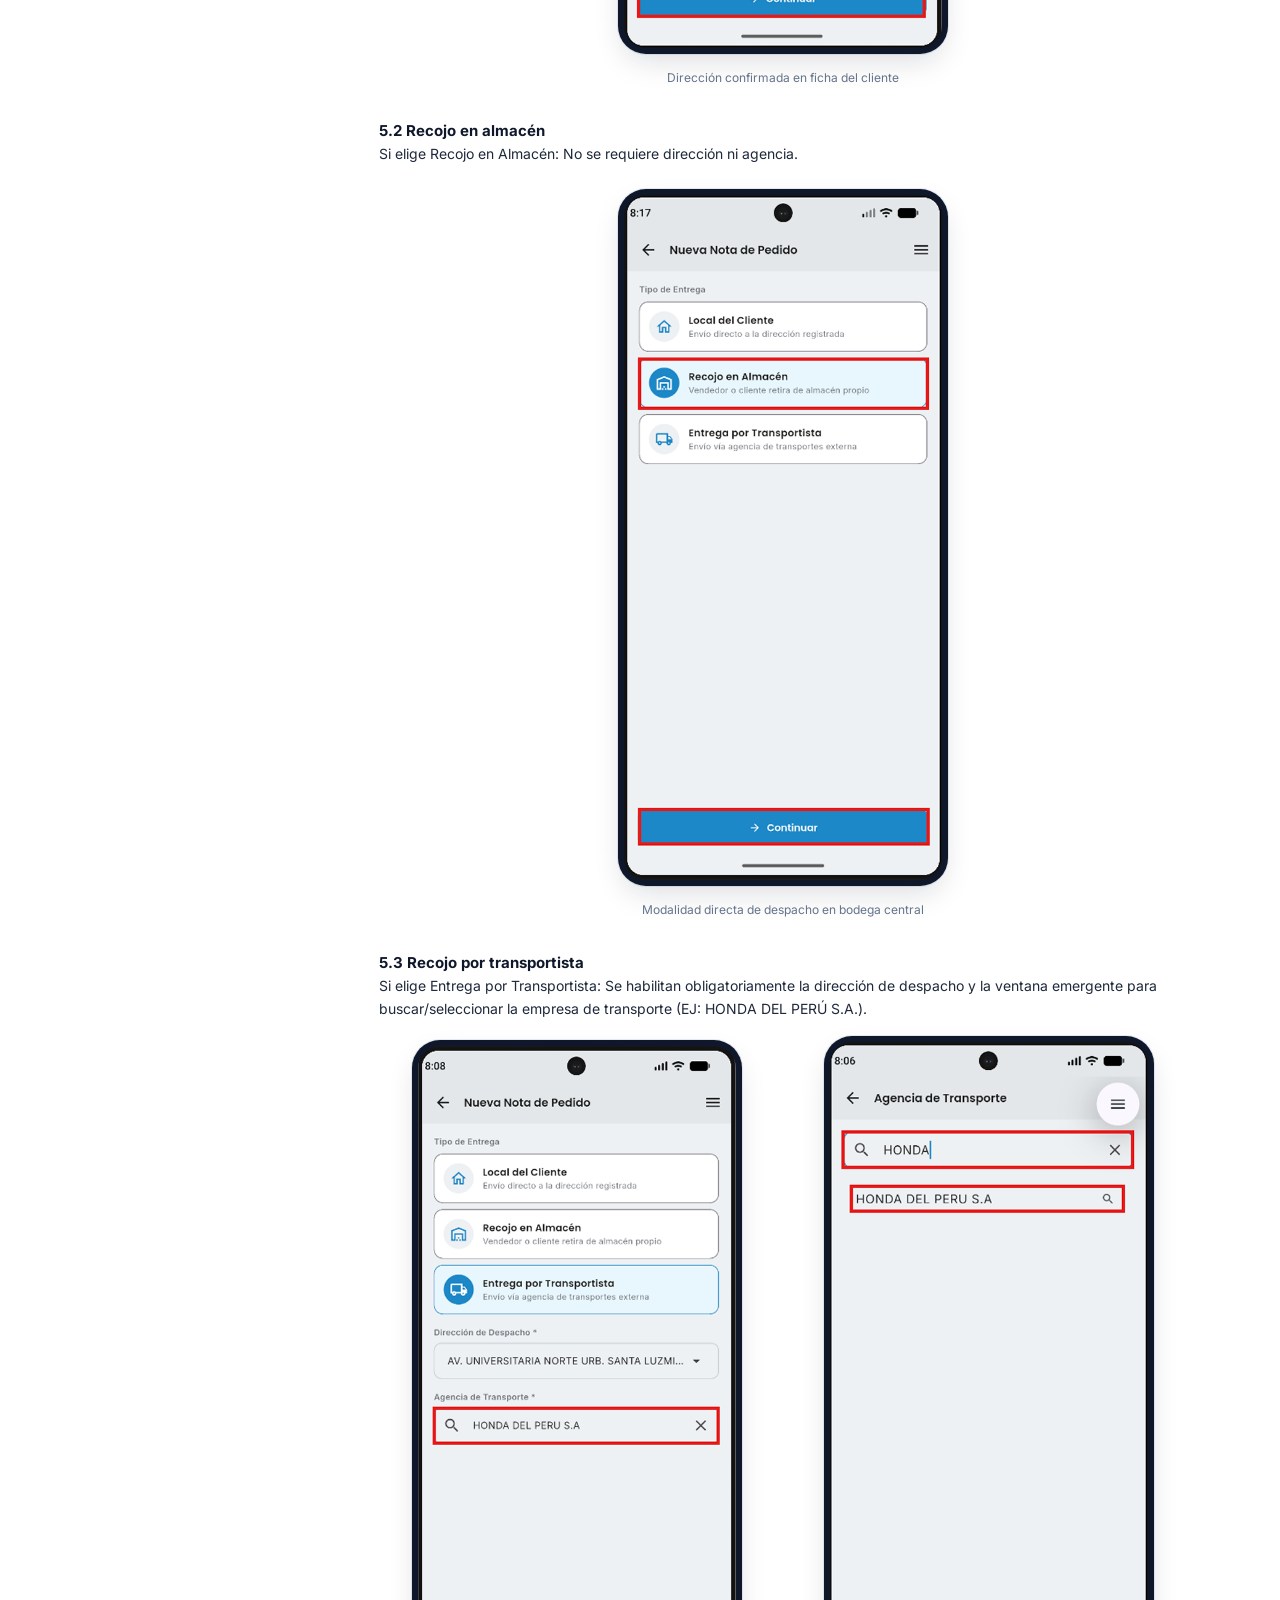
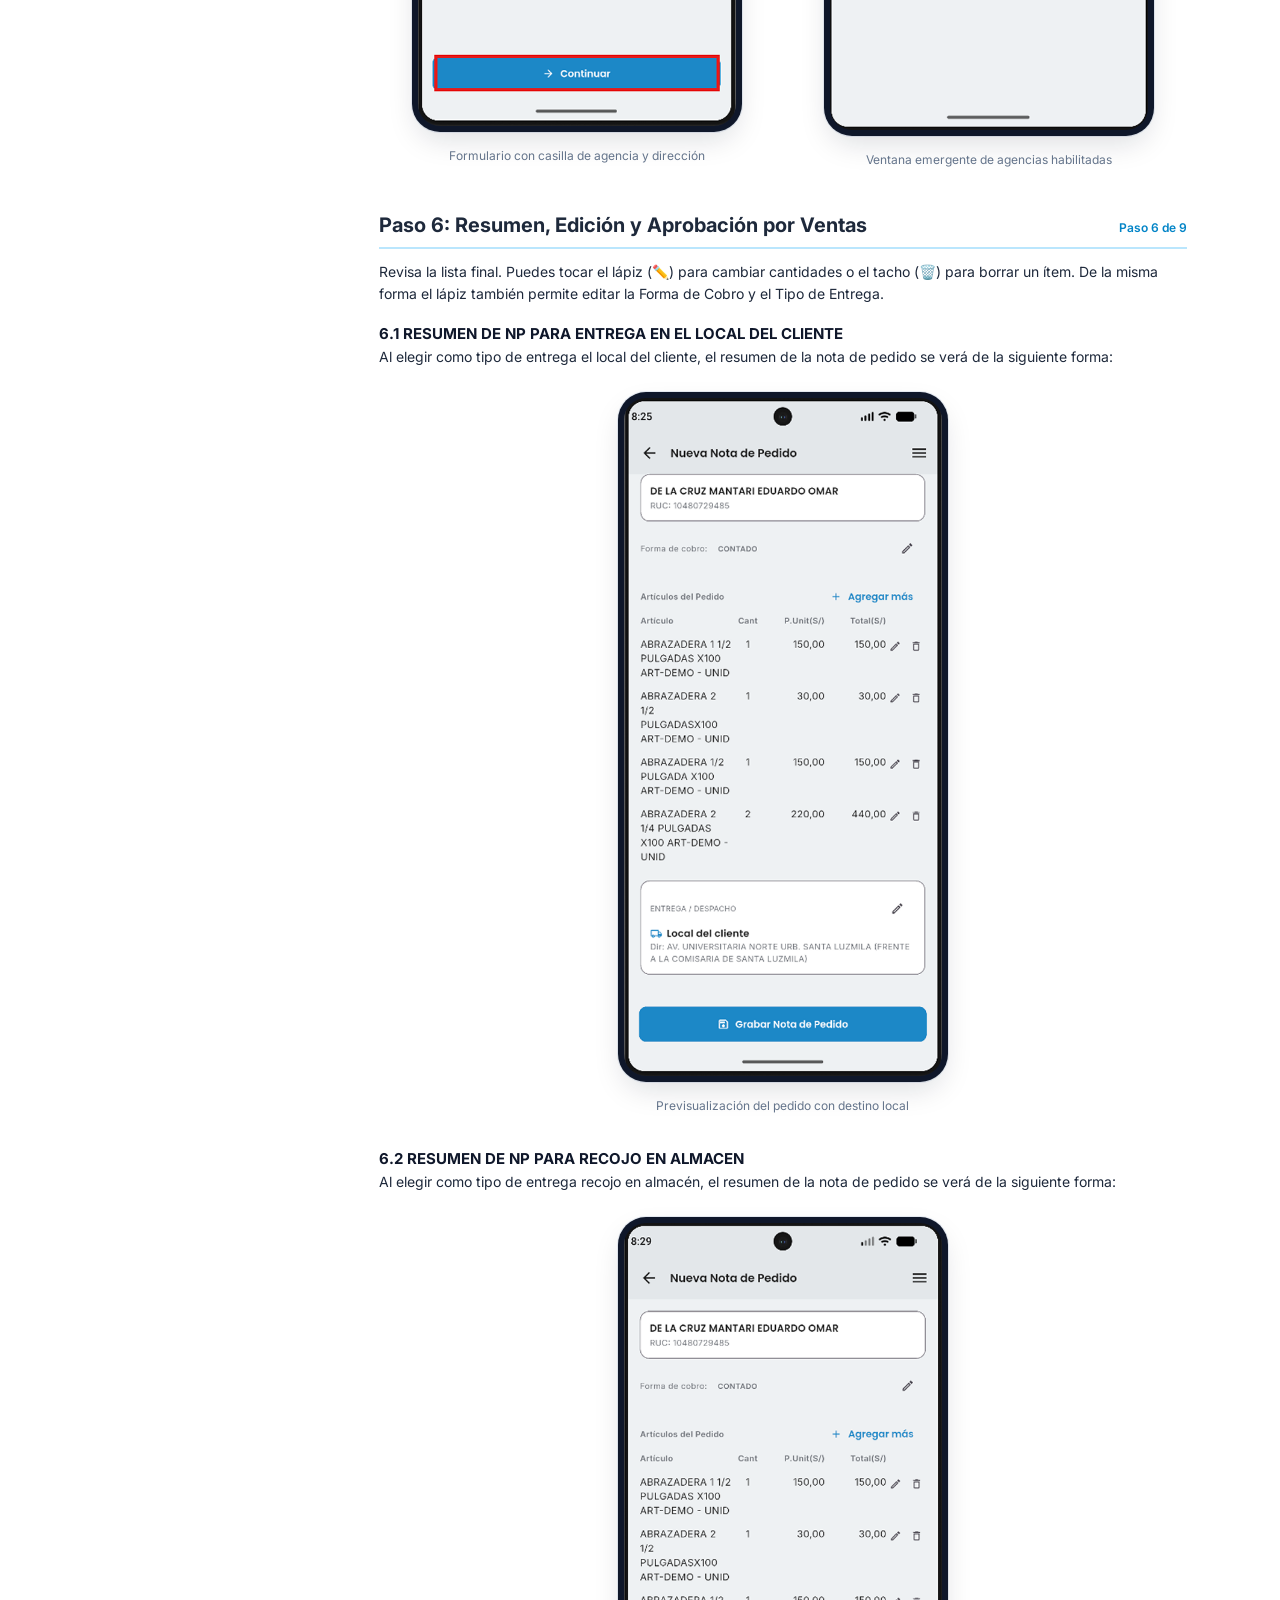
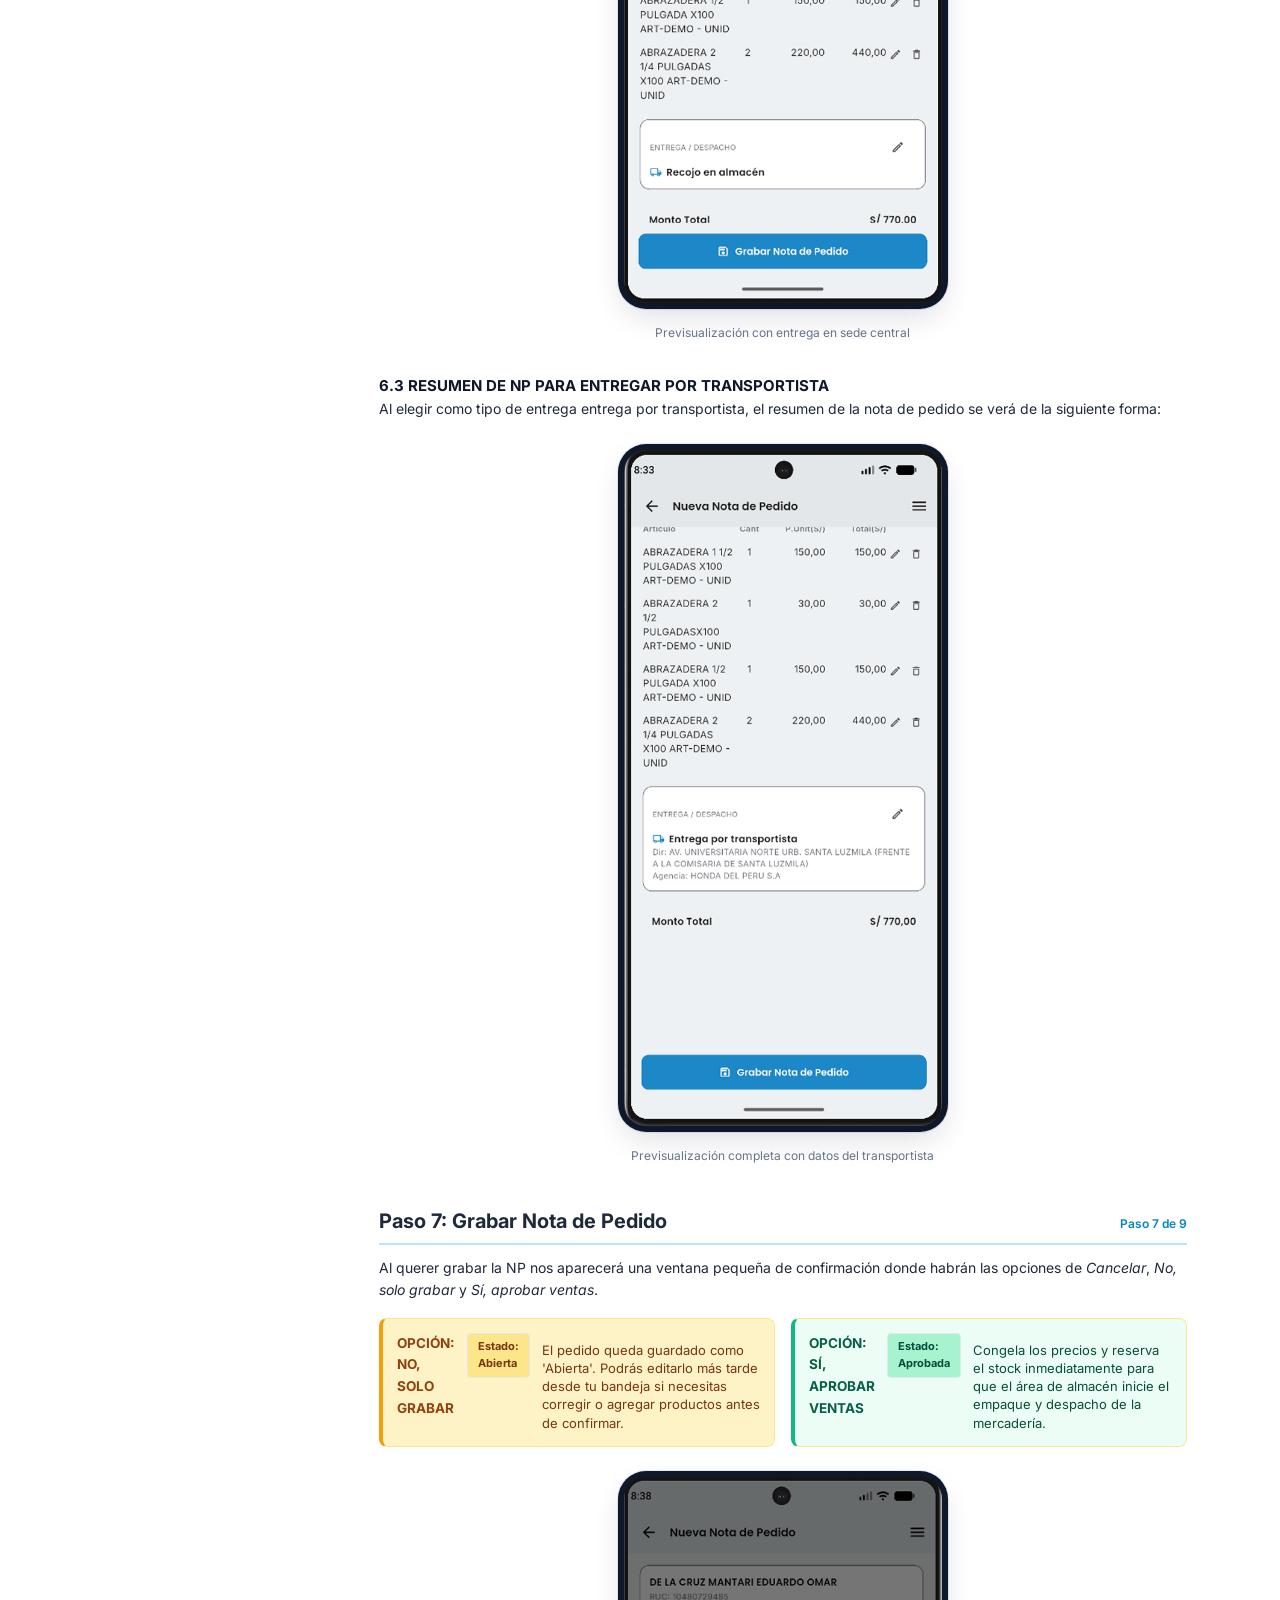
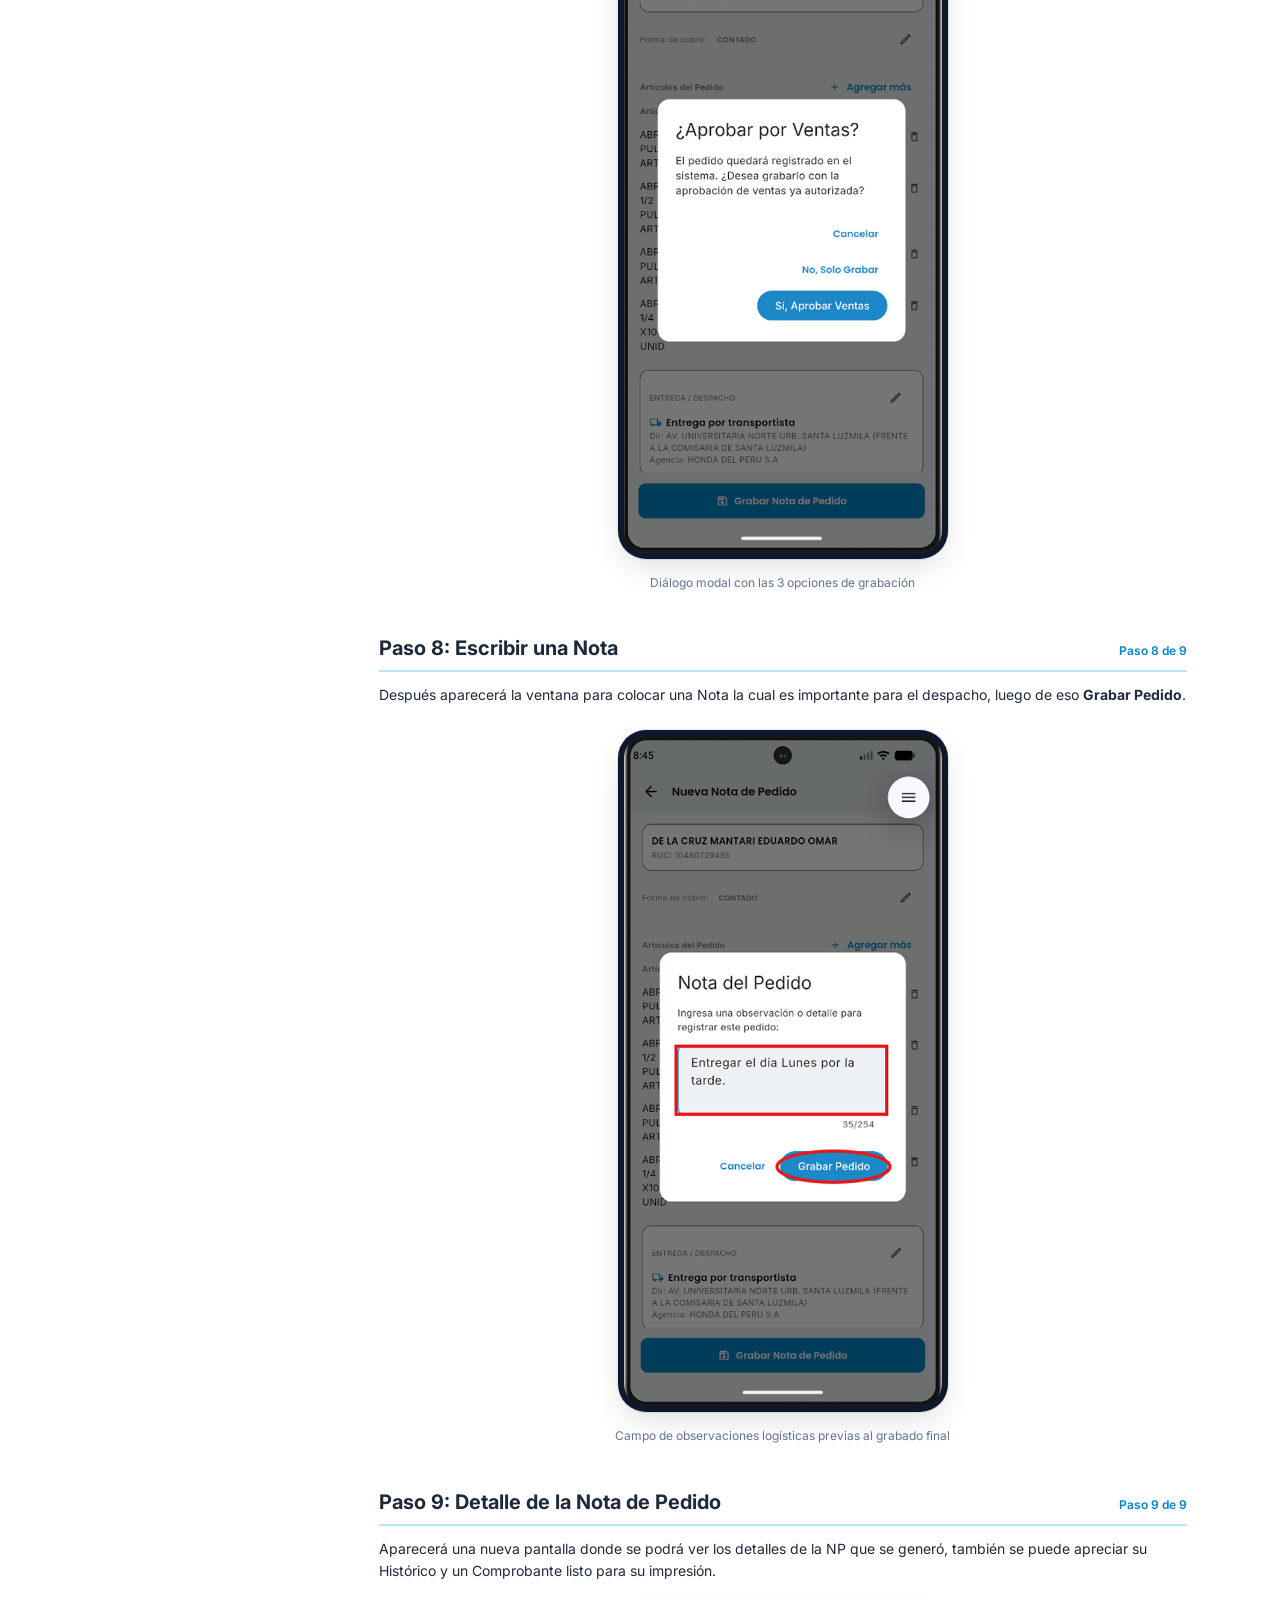
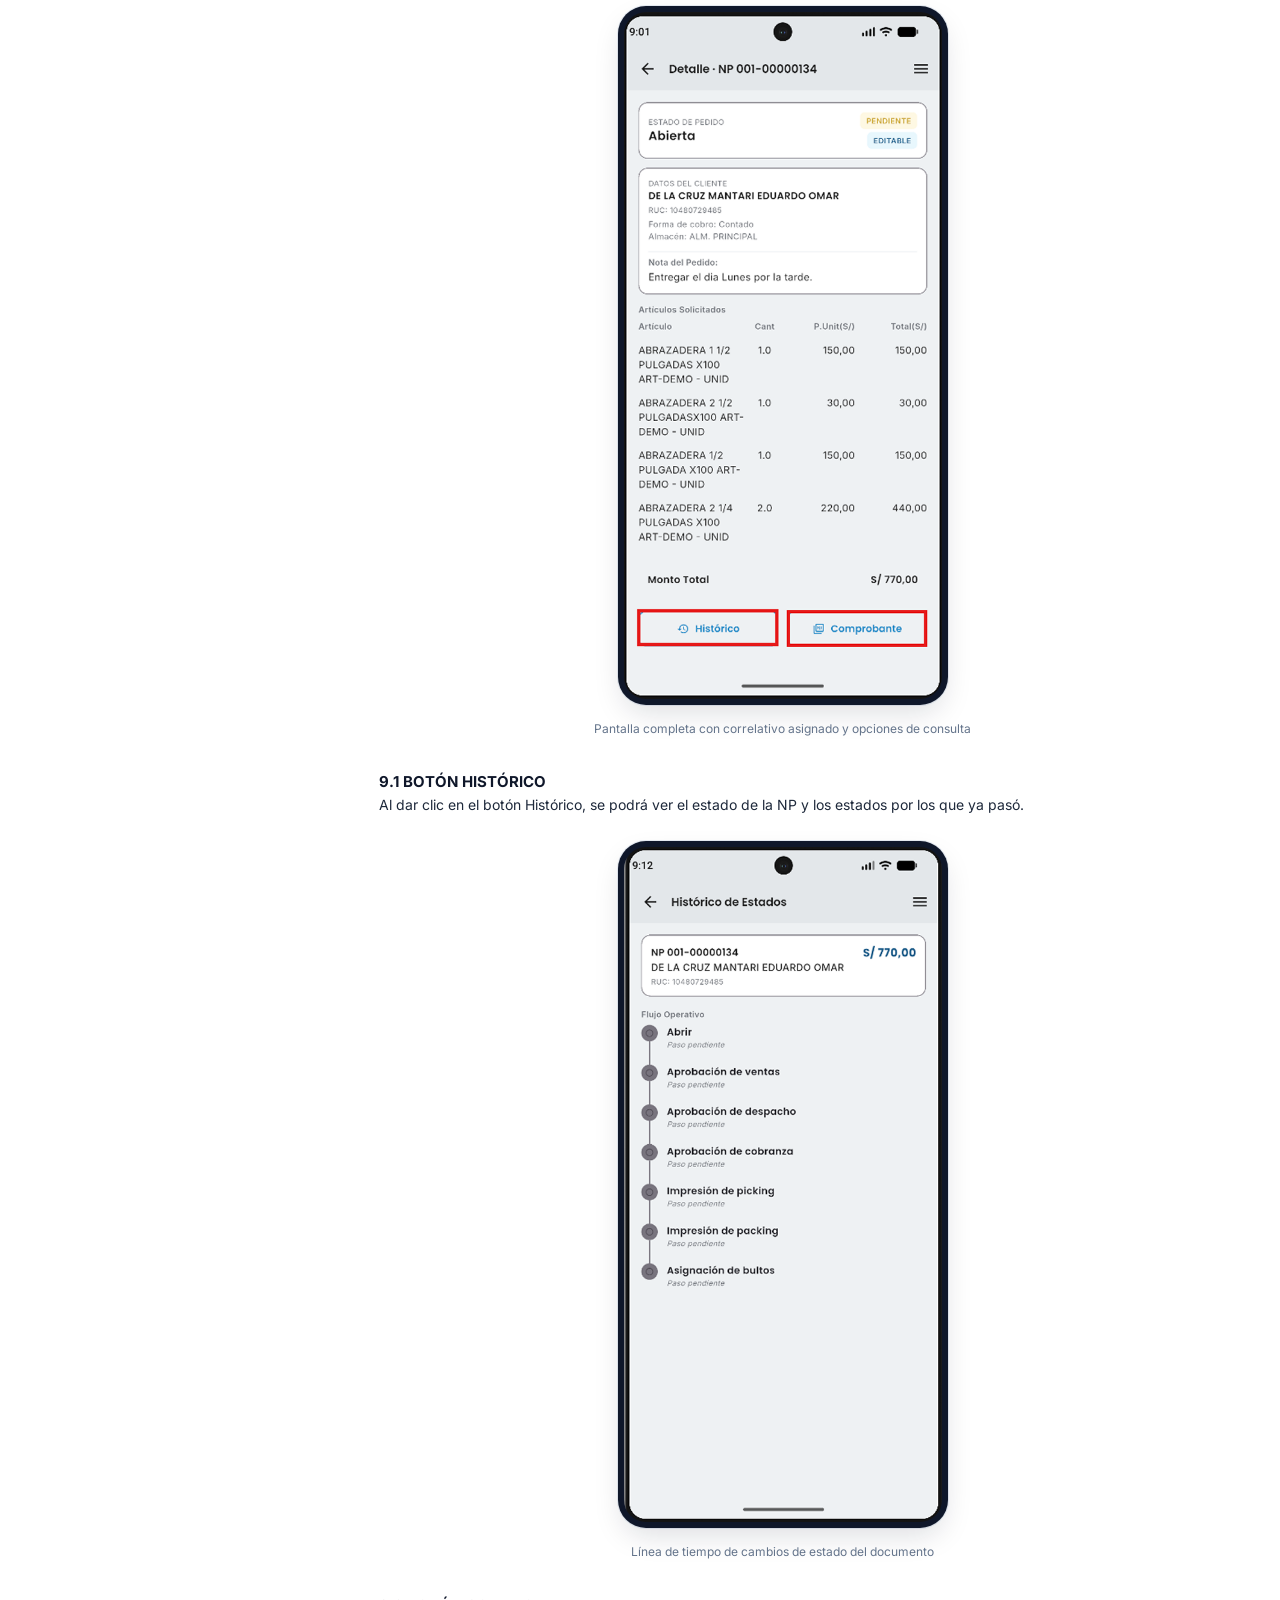
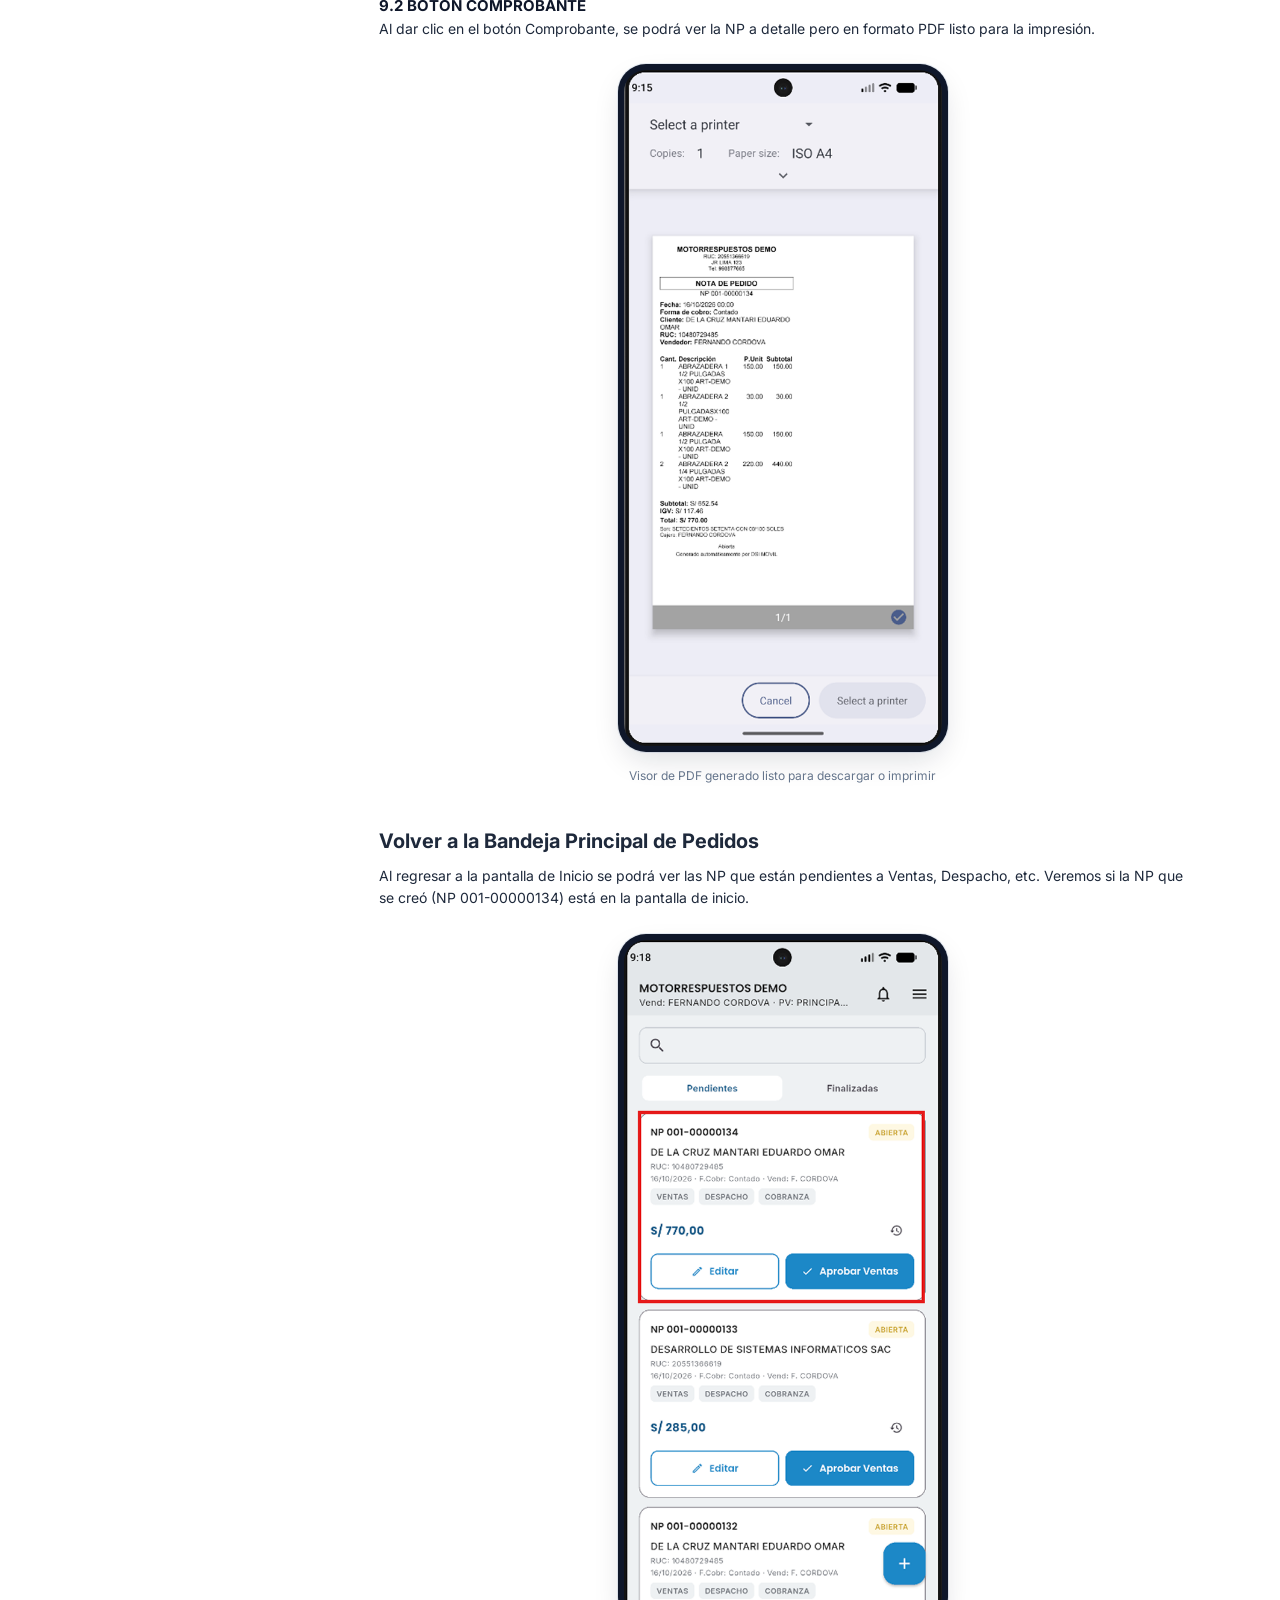
<file: 1.1-crear-nota-pedido.html>
<!DOCTYPE html>
<html lang="es">
<head>
  <meta charset="UTF-8">
  <meta name="viewport" content="width=device-width, initial-scale=1.0, maximum-scale=1.0, user-scalable=no">
  <title>1.1 Cómo Crear una Nota de Pedido - DSI Mobile Docs</title>
  <link rel="stylesheet" href="styles.css">
  <link rel="preconnect" href="https://fonts.googleapis.com">
  <link rel="preconnect" href="https://fonts.gstatic.com" crossorigin>
  <link href="https://fonts.googleapis.com/css2?family=Inter:wght@400;500;600;700&display=swap" rel="stylesheet">
</head>
<body>

 <!-- 1. Header Superior Global -->
  <header class="topbar">
    <div class="topbar-inner">
      
      <div class="topbar-left">
        <!-- Botón menú hamburguesa para móviles -->
        <button class="mobile-menu-btn" id="mobileMenuBtn" aria-label="Abrir menú de navegación">☰</button>

        <div class="logo-box">
          <span class="logo-icon">📘</span>
          <div class="logo-text-group">
            <span class="logo-title">DSI MOBILE</span>
            <span class="logo-subtitle">MANUAL DE USUARIO</span>
          </div>
        </div>
      </div>

      <div class="topbar-right">
        <!-- BOTÓN MODO OSCURO (SIEMPRE VISIBLE) -->
        <button class="theme-toggle-btn" id="themeToggleBtn" aria-label="Cambiar tema visual" title="Modo Oscuro / Claro">
          <span class="theme-icon">🌙</span>
        </button>

        <!-- Estos enlaces son los únicos que se ocultarán en móvil -->
        <a href="#glosario" class="topbar-link">Glosario</a>
        <a href="#soporte" class="topbar-link">Soporte Técnico</a>
        <a href="#dsisac" class="topbar-link">DSI SAC</a>
        <div class="lang-selector">
          <span class="lang-active">ES</span>
          <span class="lang-country">PE</span>
        </div>
      </div>

    </div>
  </header>

  <!-- 2. Contenedor Maestro de 2 Columnas (.layout-container) -->
  <div class="layout-container">
    
    <!-- Columna 1: Sidebar Izquierdo (300px Fijo) -->
    <aside class="sidebar">
      <div class="sidebar-filter-wrapper">
        <input type="text" id="sidebarSearch" placeholder="Filtrar por título..." autocomplete="off">
      </div>

      <nav class="nav-tree">
        <!-- Grupo 0 -->
        <div class="nav-group">
          <button class="group-toggle" data-target="group-0">
            <span class="arrow">▼</span> 0. INTRODUCCIÓN Y CONFIGURACIÓN
          </button>
          <ul id="group-0" class="nav-subitems">
            <li>
              <a href="index.html">0.0 ¿Qué es DSINET MOBILE?</a>
            </li>
            <li>
              <a href="0.1-login.html">0.1 Login e inicio de sesion</a>
            </li>
            <li>
              <a href="0.2-bandeja-principal.html">0.2 Bandeja principal</a>
            </li>
            <li>
              <a href="0.3-generalidades.html">0.3 Generalidades y botones basicos</a>
            </li>
          </ul>
        </div>

        <!-- Grupo 1 -->
        <div class="nav-group">
          <button class="group-toggle" data-target="group-1">
            <span class="arrow">▼</span> 1. GESTIÓN Y CONSULTA DE CARTERA
          </button>
          <ul id="group-1" class="nav-subitems">
            <li class="active">
              <a href="1.1-crear-nota-pedido.html">1.1 Como crear una Nota de Pedido</a>
            </li>
            <li>
              <a href="1.2-aprobacion-letras.html">1.2 Aprobación de Despacho y Pago con letras</a>
            </li>
            <li>
              <a href="1.3-aprobaciones.html">1.3 Aprobaciones de la Nota de Pedido</a>
            </li>
            <li>
              <a href="1.4-registrar-cliente.html">1.4 Registrar Cliente Rápido desde la Nota de Pedido</a>
            </li>
          </ul>
        </div>
      </nav>
    </aside>

    <!-- Columna 2: Contenido Principal (.main-content, máx. 920px) -->
    <main class="main-content">
      
      <!-- Migas de pan (Breadcrumbs) -->
      <nav class="breadcrumbs">
        <span>Docs</span>
        <span class="sep">&gt;</span>
        <span>Gestión de Notas de Pedido</span>
        <span class="sep">&gt;</span>
        <span class="current">1.2 Flujo Completo de Pedido</span>
      </nav>

      <!-- Encabezado de la Pantalla -->
      <header class="content-header">
        <div class="badge-row" style="margin-bottom: 8px;">
          <span class="tag" style="background:#E0F2FE; color:#0369A1; font-weight:700;">PROCESO PASO A PASO</span>
          <span class="tag" style="background:#F1F5F9; color:#475569;">DOC-ID: DSI-MOB-12</span>
        </div>
        <h1 class="page-title">1.1 Cómo Crear una Nota de Pedido</h1>
        <p class="lead-text">
          Guía completa del vendedor para registrar una venta en ruta: desde elegir al cliente de tu cartera hasta enviar el pedido y generar el comprobante de impresión.
        </p>

        <div class="meta-tags">
          <span class="tag">⏱️ Tiempo estimado: 4 min de lectura</span>
          <span class="tag">👤 Módulo: Fuerza de Ventas (Ruta)</span>
          <span class="tag">🔄 Pasos continuos: 9 etapas unificadas</span>
        </div>
      </header>

      <!-- ==========================================
           PASO 1
      =========================================== -->
      <section class="section-block">
        <div class="step-header" style="display:flex; justify-content:space-between; align-items:baseline; border-bottom: 2px solid #BAE6FD; padding-bottom: 6px; margin-bottom: 12px;">
          <h2 class="section-title" style="margin:0;">Paso 1: Crear Nota de Pedido</h2>
          <span style="font-size:12px; font-weight:600; color:#0284C7;">Paso 1 de 9</span>
        </div>
        <p class="section-text">
          En la pantalla inicial de la app hay dos formas de poder crear una Nota de Pedido, una es a traves del botón <strong>+</strong> y otra desde el Menú (el botón con tres rayas) que está arriba a la derecha de la pantalla.
        </p>

        <!-- 1.1 Botón (+) -->
        <h3 class="subsection-title" style="font-size:15px; margin-top:16px; color:#0F172A;">1.1 BOTÓN (+)</h3>
        <p class="section-text">CON EL BOTÓN AZUL (+) PODEMOS CREAR UNA NUEVA NP.</p>
        
        <div class="mobile-showcase">
          <div class="mobile-mockup-frame">
            <img src="IMAGENES/FUNCIONES/CREAR_NP/image 3.png" 
                 alt="Crear Nota de Pedido con botón flotante (+)" 
                 class="mobile-sharp-img">
          </div>
          <span class="mobile-caption">Ubicación del botón flotante (+) en la bandeja principal</span>
        </div>

        <!-- 1.2 Menú Hamburguesa -->
        <h3 class="subsection-title" style="font-size:15px; margin-top:20px; color:#0F172A;">1.2 BOTÓN MENÚ DESPLEGABLE (☰)</h3>
        <p class="section-text">
          Presionamos el botón que está en la esquina superior derecha y se abrirá una subpantalla, LUEGO SELECCIONAMOS LA OPCION NUEVA NOTA DE PEDIDO.
        </p>

        <!-- Grilla de 2 columnas paralela para capturas 1.2A y 1.2B -->
        <div class="cards-grid" style="display: grid; grid-template-columns: repeat(2, 1fr); gap: 16px; margin: 16px 0 24px;">
          <div class="mobile-showcase" style="margin: 0 auto;">
            <div class="mobile-mockup-frame">
              <img src="IMAGENES/FUNCIONES/CREAR_NP/image 4.png" 
                   alt="Menú lateral desplegado desde esquina superior derecha" 
                   class="mobile-sharp-img">
            </div>
            <span class="mobile-caption">Menú lateral desplegado desde esquina superior derecha</span>
          </div>

          <div class="mobile-showcase" style="margin: 0 auto;">
            <div class="mobile-mockup-frame">
              <img src="IMAGENES/FUNCIONES/CREAR_NP/image 5 (2).png"
                   alt="Selección activa de la opción Nueva Nota de Pedido" 
                   class="mobile-sharp-img">
            </div>
            <span class="mobile-caption">Selección activa de la opción 'Nueva Nota de Pedido'</span>
          </div>
        </div>
      </section>

      <!-- ==========================================
           PASO 2
      =========================================== -->
      <section class="section-block">
        <div class="step-header" style="display:flex; justify-content:space-between; align-items:baseline; border-bottom: 2px solid #BAE6FD; padding-bottom: 6px; margin-bottom: 12px;">
          <h2 class="section-title" style="margin:0;">Paso 2: Selección del Cliente (Mi Cartera)</h2>
          <span style="font-size:12px; font-weight:600; color:#0284C7;">Paso 2 de 9</span>
        </div>
        <p class="section-text">
          En la pestaña <strong>Mi Cartera</strong> aparecerán los clientes asignados al vendedor, busca y selecciona al cliente. El sistema te mostrará su límite de crédito y su saldo por cobrar para validar si puede comprar.
        </p>

        <div class="mobile-showcase">
          <div class="mobile-mockup-frame">
            <img src="IMAGENES/FUNCIONES/CREAR_NP/image 5.png" 
                 alt="Lista de clientes asignados al Vendedor" 
                 class="mobile-sharp-img">
          </div>
          <span class="mobile-caption">Pestaña Mi Cartera con saldos y créditos visibles</span>
        </div>

        <p class="section-text" style="margin-top: 16px;">
          En la pestaña 'Todos los clientes', se podrá observar todos los clientes que están registrados en el sistema pero al querer hacer una NP para un cliente que no está asignado al final del proceso la app no dejará grabarlo.
        </p>

        <div class="mobile-showcase">
          <div class="mobile-mockup-frame">
            <img src="IMAGENES/FUNCIONES/CREAR_NP/image 6 (2).png" 
                 alt="Lista de Clientes totales registrados en el sistema" 
                 class="mobile-sharp-img">
          </div>
          <span class="mobile-caption">Pestaña de consulta global del directorio</span>
        </div>
      </section>

      <!-- ==========================================
           PASO 3
      =========================================== -->
      <section class="section-block">
        <div class="step-header" style="display:flex; justify-content:space-between; align-items:baseline; border-bottom: 2px solid #BAE6FD; padding-bottom: 6px; margin-bottom: 12px;">
          <h2 class="section-title" style="margin:0;">Paso 3: Selección de Productos y Cantidades</h2>
          <span style="font-size:12px; font-weight:600; color:#0284C7;">Paso 3 de 9</span>
        </div>
        <p class="section-text">
          Usa el buscador para localizar repuestos o artículos. Ajusta la cantidad con los botones (+) y (-). La barra superior azul irá calculando el total de la compra en tiempo real según el stock disponible en almacén.
        </p>

        <div class="mobile-showcase">
          <div class="mobile-mockup-frame">
            <img src="IMAGENES/FUNCIONES/CREAR_NP/image 6.png" 
                 alt="Catálogo de Productos con cantidades y carrito" 
                 class="mobile-sharp-img">
          </div>
          <span class="mobile-caption">Barra azul superior con acumulado de compra y controles numéricos</span>
        </div>
      </section>

      <!-- ==========================================
           PASO 4
      =========================================== -->
      <section class="section-block">
        <div class="step-header" style="display:flex; justify-content:space-between; align-items:baseline; border-bottom: 2px solid #BAE6FD; padding-bottom: 6px; margin-bottom: 12px;">
          <h2 class="section-title" style="margin:0;">Paso 4: Forma de Cobro</h2>
          <span style="font-size:12px; font-weight:600; color:#0284C7;">Paso 4 de 9</span>
        </div>
        <p class="section-text">
          Primero, selecciona cómo pagará el cliente (Contado, Crédito, Letra o NC). Luego tocar <strong>Continuar</strong>.
        </p>

        <div class="mobile-showcase">
          <div class="mobile-mockup-frame">
            <img src="IMAGENES/FUNCIONES/CREAR_NP/image 7.png" 
                 alt="Selección de Forma de Cobro" 
                 class="mobile-sharp-img">
          </div>
          <span class="mobile-caption">Ventana de condiciones comerciales de pago</span>
        </div>
      </section>

      <!-- ==========================================
           PASO 5
      =========================================== -->
      <section class="section-block">
        <div class="step-header" style="display:flex; justify-content:space-between; align-items:baseline; border-bottom: 2px solid #BAE6FD; padding-bottom: 6px; margin-bottom: 12px;">
          <h2 class="section-title" style="margin:0;">Paso 5: Tipo de Entrega</h2>
          <span style="font-size:12px; font-weight:600; color:#0284C7;">Paso 5 de 9</span>
        </div>
        <p class="section-text">
          Elige el destino de la mercadería: Local del Cliente, Recojo en Almacén o Envío por Transportista.
        </p>

        <!-- 5.1 Local del cliente -->
        <h3 class="subsection-title" style="font-size:15px; margin-top:16px; color:#0F172A;">5.1 Local del cliente</h3>
        <p class="section-text">Si elige Local del Cliente: Solo confirma la dirección registrada.</p>
        <div class="mobile-showcase">
          <div class="mobile-mockup-frame">
            <img src="IMAGENES/FUNCIONES/CREAR_NP/image 8.png" 
                 alt="Seleccionar Local del cliente" 
                 class="mobile-sharp-img">
          </div>
          <span class="mobile-caption">Dirección confirmada en ficha del cliente</span>
        </div>

        <!-- 5.2 Recojo en almacén -->
        <h3 class="subsection-title" style="font-size:15px; margin-top:20px; color:#0F172A;">5.2 Recojo en almacén</h3>
        <p class="section-text">Si elige Recojo en Almacén: No se requiere dirección ni agencia.</p>
        <div class="mobile-showcase">
          <div class="mobile-mockup-frame">
            <img src="IMAGENES/FUNCIONES/CREAR_NP/image 9 (2).png" 
                 alt="Selecciona el recojo en almacén" 
                 class="mobile-sharp-img">
          </div>
          <span class="mobile-caption">Modalidad directa de despacho en bodega central</span>
        </div>

        <!-- 5.3 Recojo por transportista -->
        <h3 class="subsection-title" style="font-size:15px; margin-top:20px; color:#0F172A;">5.3 Recojo por transportista</h3>
        <p class="section-text">
          Si elige Entrega por Transportista: Se habilitan obligatoriamente la dirección de despacho y la ventana emergente para buscar/seleccionar la empresa de transporte (EJ: HONDA DEL PERÚ S.A.).
        </p>

        <!-- Grilla de 2 columnas paralela para capturas 5.3A y 5.3B -->
        <div class="cards-grid" style="display: grid; grid-template-columns: repeat(2, 1fr); gap: 16px; margin: 16px 0 24px;">
          <div class="mobile-showcase" style="margin: 0 auto;">
            <div class="mobile-mockup-frame">
              <img src="IMAGENES/FUNCIONES/CREAR_NP/image 9 (3).png" 
                   alt="Agencia de transporte asignada" 
                   class="mobile-sharp-img">
            </div>
            <span class="mobile-caption">Formulario con casilla de agencia y dirección</span>
          </div>

          <div class="mobile-showcase" style="margin: 0 auto;">
            <div class="mobile-mockup-frame">
              <img src="IMAGENES/FUNCIONES/CREAR_NP/image 9.png" 
                   alt="Buscar y seleccionar la Agencia de transporte" 
                   class="mobile-sharp-img">
            </div>
            <span class="mobile-caption">Ventana emergente de agencias habilitadas</span>
          </div>
        </div>
      </section>

      <!-- ==========================================
           PASO 6
      =========================================== -->
      <section class="section-block">
        <div class="step-header" style="display:flex; justify-content:space-between; align-items:baseline; border-bottom: 2px solid #BAE6FD; padding-bottom: 6px; margin-bottom: 12px;">
          <h2 class="section-title" style="margin:0;">Paso 6: Resumen, Edición y Aprobación por Ventas</h2>
          <span style="font-size:12px; font-weight:600; color:#0284C7;">Paso 6 de 9</span>
        </div>
        <p class="section-text">
          Revisa la lista final. Puedes tocar el lápiz (✏️) para cambiar cantidades o el tacho (🗑️) para borrar un ítem. De la misma forma el lápiz también permite editar la Forma de Cobro y el Tipo de Entrega.
        </p>

        <!-- 6.1 Resumen Local del Cliente -->
        <h3 class="subsection-title" style="font-size:15px; margin-top:16px; color:#0F172A;">6.1 RESUMEN DE NP PARA ENTREGA EN EL LOCAL DEL CLIENTE</h3>
        <p class="section-text">Al elegir como tipo de entrega el local del cliente, el resumen de la nota de pedido se verá de la siguiente forma:</p>
        <div class="mobile-showcase">
          <div class="mobile-mockup-frame">
            <img src="IMAGENES/FUNCIONES/CREAR_NP/image 13.png" 
                 alt="Resumen de NP al local del cliente" 
                 class="mobile-sharp-img">
          </div>
          <span class="mobile-caption">Previsualización del pedido con destino local</span>
        </div>

        <!-- 6.2 Resumen Recojo en Almacén -->
        <h3 class="subsection-title" style="font-size:15px; margin-top:20px; color:#0F172A;">6.2 RESUMEN DE NP PARA RECOJO EN ALMACEN</h3>
        <p class="section-text">Al elegir como tipo de entrega recojo en almacén, el resumen de la nota de pedido se verá de la siguiente forma:</p>
        <div class="mobile-showcase">
          <div class="mobile-mockup-frame">
            <img src="IMAGENES/FUNCIONES/CREAR_NP/image 14.png" 
                 alt="Resumen de NP para recojo en almacén" 
                 class="mobile-sharp-img">
          </div>
          <span class="mobile-caption">Previsualización con entrega en sede central</span>
        </div>

        <!-- 6.3 Resumen Transportista -->
        <h3 class="subsection-title" style="font-size:15px; margin-top:20px; color:#0F172A;">6.3 RESUMEN DE NP PARA ENTREGAR POR TRANSPORTISTA</h3>
        <p class="section-text">Al elegir como tipo de entrega entrega por transportista, el resumen de la nota de pedido se verá de la siguiente forma:</p>
        <div class="mobile-showcase">
          <div class="mobile-mockup-frame">
            <img src="IMAGENES/FUNCIONES/CREAR_NP/image 15.png" 
                 alt="Resumen de NP para entrega por Transportista" 
                 class="mobile-sharp-img">
          </div>
          <span class="mobile-caption">Previsualización completa con datos del transportista</span>
        </div>
      </section>

      <!-- ==========================================
           PASO 7
      =========================================== -->
      <section class="section-block">
        <div class="step-header" style="display:flex; justify-content:space-between; align-items:baseline; border-bottom: 2px solid #BAE6FD; padding-bottom: 6px; margin-bottom: 12px;">
          <h2 class="section-title" style="margin:0;">Paso 7: Grabar Nota de Pedido</h2>
          <span style="font-size:12px; font-weight:600; color:#0284C7;">Paso 7 de 9</span>
        </div>
        <p class="section-text">
          Al querer grabar la NP nos aparecerá una ventana pequeña de confirmación donde habrán las opciones de <em>Cancelar</em>, <em>No, solo grabar</em> y <em>Sí, aprobar ventas</em>.
        </p>

        <!-- Bloques informativos de decisión (Estilo Callouts comparativos) -->
        <div class="cards-grid" style="display: grid; grid-template-columns: repeat(2, 1fr); gap: 16px; margin: 16px 0;">
          <div class="callout-box" style="margin:0; border-left: 4px solid #F59E0B; background-color: #FEF3C7; padding: 14px; border-radius: 8px;">
            <strong style="color: #92400E; display: block; margin-bottom: 4px;">OPCIÓN: NO, SOLO GRABAR</strong>
            <span class="tag" style="background:#FDE68A; color:#78350F; font-size:11px; font-weight:700;">Estado: Abierta</span>
            <p style="margin: 8px 0 0; font-size: 13px; color: #78350F; line-height: 1.4;">
              El pedido queda guardado como 'Abierta'. Podrás editarlo más tarde desde tu bandeja si necesitas corregir o agregar productos antes de confirmar.
            </p>
          </div>

          <div class="callout-box" style="margin:0; border-left: 4px solid #10B981; background-color: #ECFDF5; padding: 14px; border-radius: 8px;">
            <strong style="color: #065F46; display: block; margin-bottom: 4px;">OPCIÓN: SÍ, APROBAR VENTAS</strong>
            <span class="tag" style="background:#A7F3D0; color:#064E3B; font-size:11px; font-weight:700;">Estado: Aprobada</span>
            <p style="margin: 8px 0 0; font-size: 13px; color: #064E3B; line-height: 1.4;">
              Congela los precios y reserva el stock inmediatamente para que el área de almacén inicie el empaque y despacho de la mercadería.
            </p>
          </div>
        </div>

        <div class="mobile-showcase">
          <div class="mobile-mockup-frame">
            <img src="IMAGENES/FUNCIONES/CREAR_NP/image 16.png" 
                 alt="Ventana para aprobar venta" 
                 class="mobile-sharp-img">
          </div>
          <span class="mobile-caption">Diálogo modal con las 3 opciones de grabación</span>
        </div>
      </section>

      <!-- ==========================================
           PASO 8
      =========================================== -->
      <section class="section-block">
        <div class="step-header" style="display:flex; justify-content:space-between; align-items:baseline; border-bottom: 2px solid #BAE6FD; padding-bottom: 6px; margin-bottom: 12px;">
          <h2 class="section-title" style="margin:0;">Paso 8: Escribir una Nota</h2>
          <span style="font-size:12px; font-weight:600; color:#0284C7;">Paso 8 de 9</span>
        </div>
        <p class="section-text">
          Después aparecerá la ventana para colocar una Nota la cual es importante para el despacho, luego de eso <strong>Grabar Pedido</strong>.
        </p>

        <div class="mobile-showcase">
          <div class="mobile-mockup-frame">
            <img src="IMAGENES/FUNCIONES/CREAR_NP/image 18.png" 
                 alt="Ventana para escribir una nota" 
                 class="mobile-sharp-img">
          </div>
          <span class="mobile-caption">Campo de observaciones logísticas previas al grabado final</span>
        </div>
      </section>

      <!-- ==========================================
           PASO 9
      =========================================== -->
      <section class="section-block">
        <div class="step-header" style="display:flex; justify-content:space-between; align-items:baseline; border-bottom: 2px solid #BAE6FD; padding-bottom: 6px; margin-bottom: 12px;">
          <h2 class="section-title" style="margin:0;">Paso 9: Detalle de la Nota de Pedido</h2>
          <span style="font-size:12px; font-weight:600; color:#0284C7;">Paso 9 de 9</span>
        </div>
        <p class="section-text">
          Aparecerá una nueva pantalla donde se podrá ver los detalles de la NP que se generó, también se puede apreciar su Histórico y un Comprobante listo para su impresión.
        </p>

        <div class="mobile-showcase">
          <div class="mobile-mockup-frame">
            <img src="IMAGENES/FUNCIONES/CREAR_NP/image 19.png" 
                 alt="Ventana para ver detalle de la NP" 
                 class="mobile-sharp-img">
          </div>
          <span class="mobile-caption">Pantalla completa con correlativo asignado y opciones de consulta</span>
        </div>

        <!-- 9.1 Botón Histórico -->
        <h3 class="subsection-title" style="font-size:15px; margin-top:20px; color:#0F172A;">9.1 BOTÓN HISTÓRICO</h3>
        <p class="section-text">Al dar clic en el botón Histórico, se podrá ver el estado de la NP y los estados por los que ya pasó.</p>
        <div class="mobile-showcase">
          <div class="mobile-mockup-frame">
            <img src="IMAGENES/FUNCIONES/CREAR_NP/image 20.png" 
                 alt="Ventana para ver el Histórico de la NP" 
                 class="mobile-sharp-img">
          </div>
          <span class="mobile-caption">Línea de tiempo de cambios de estado del documento</span>
        </div>

        <!-- 9.2 Botón Comprobante -->
        <h3 class="subsection-title" style="font-size:15px; margin-top:20px; color:#0F172A;">9.2 BOTÓN COMPROBANTE</h3>
        <p class="section-text">Al dar clic en el botón Comprobante, se podrá ver la NP a detalle pero en formato PDF listo para la impresión.</p>
        <div class="mobile-showcase">
          <div class="mobile-mockup-frame">
            <img src="IMAGENES/FUNCIONES/CREAR_NP/image 21.png" 
                 alt="Ventana para ver detalle de NP para su impresión" 
                 class="mobile-sharp-img">
          </div>
          <span class="mobile-caption">Visor de PDF generado listo para descargar o imprimir</span>
        </div>
      </section>

      <!-- ==========================================
           SECCIONES FINALES DE RETORNO Y BANDEJA
      =========================================== -->
      <section class="section-block">
        <h2 class="section-title">Volver a la Bandeja Principal de Pedidos</h2>
        <p class="section-text">
          Al regresar a la pantalla de Inicio se podrá ver las NP que están pendientes a Ventas, Despacho, etc. Veremos si la NP que se creó (NP 001-00000134) está en la pantalla de inicio.
        </p>

        <div class="mobile-showcase">
          <div class="mobile-mockup-frame">
            <img src="IMAGENES/FUNCIONES/CREAR_NP/image 22-1.png" 
                 alt="Detalle del Pedido, Histórico y Vista de Impresión en Bandeja" 
                 class="mobile-sharp-img">
          </div>
          <span class="mobile-caption">Nota de pedido reflejada en estado activo dentro de la lista</span>
        </div>
      </section>


      <!-- Paginación Inferior Conectada -->
      <footer class="pagination-footer">
        <a href="0.3-generalidades.html" class="nav-prev" style="text-decoration: none;">
          <span class="nav-sub">ANTERIOR</span>
          <span class="nav-link">← 0.3 Generalidades</span>
        </a>
        <a href="1.2-aprobacion-letras.html" class="nav-next" style="text-decoration: none;">
          <span class="nav-sub">SIGUIENTE</span>
          <span class="nav-link">1.2 Aprobaciones →</span>
        </a>
      </footer>
      <script src="main.js"></script>
    </main>
</file>
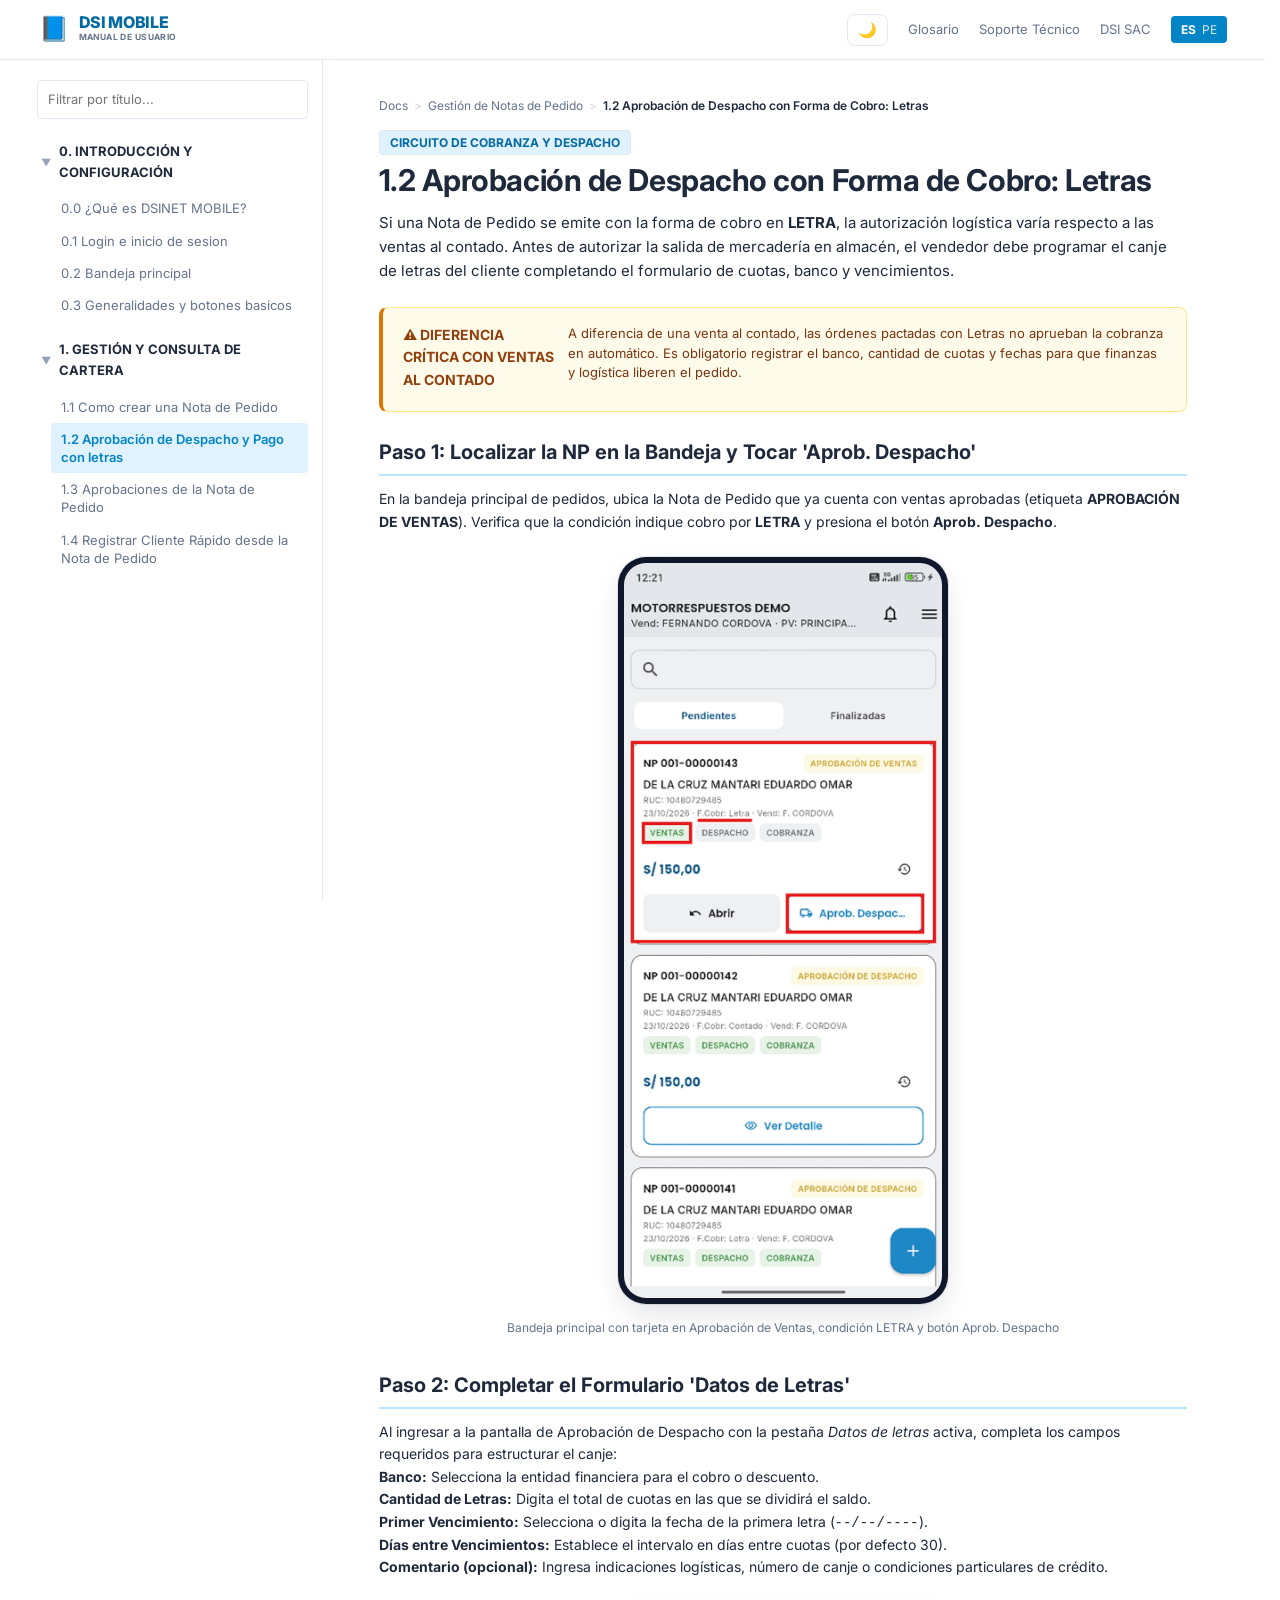
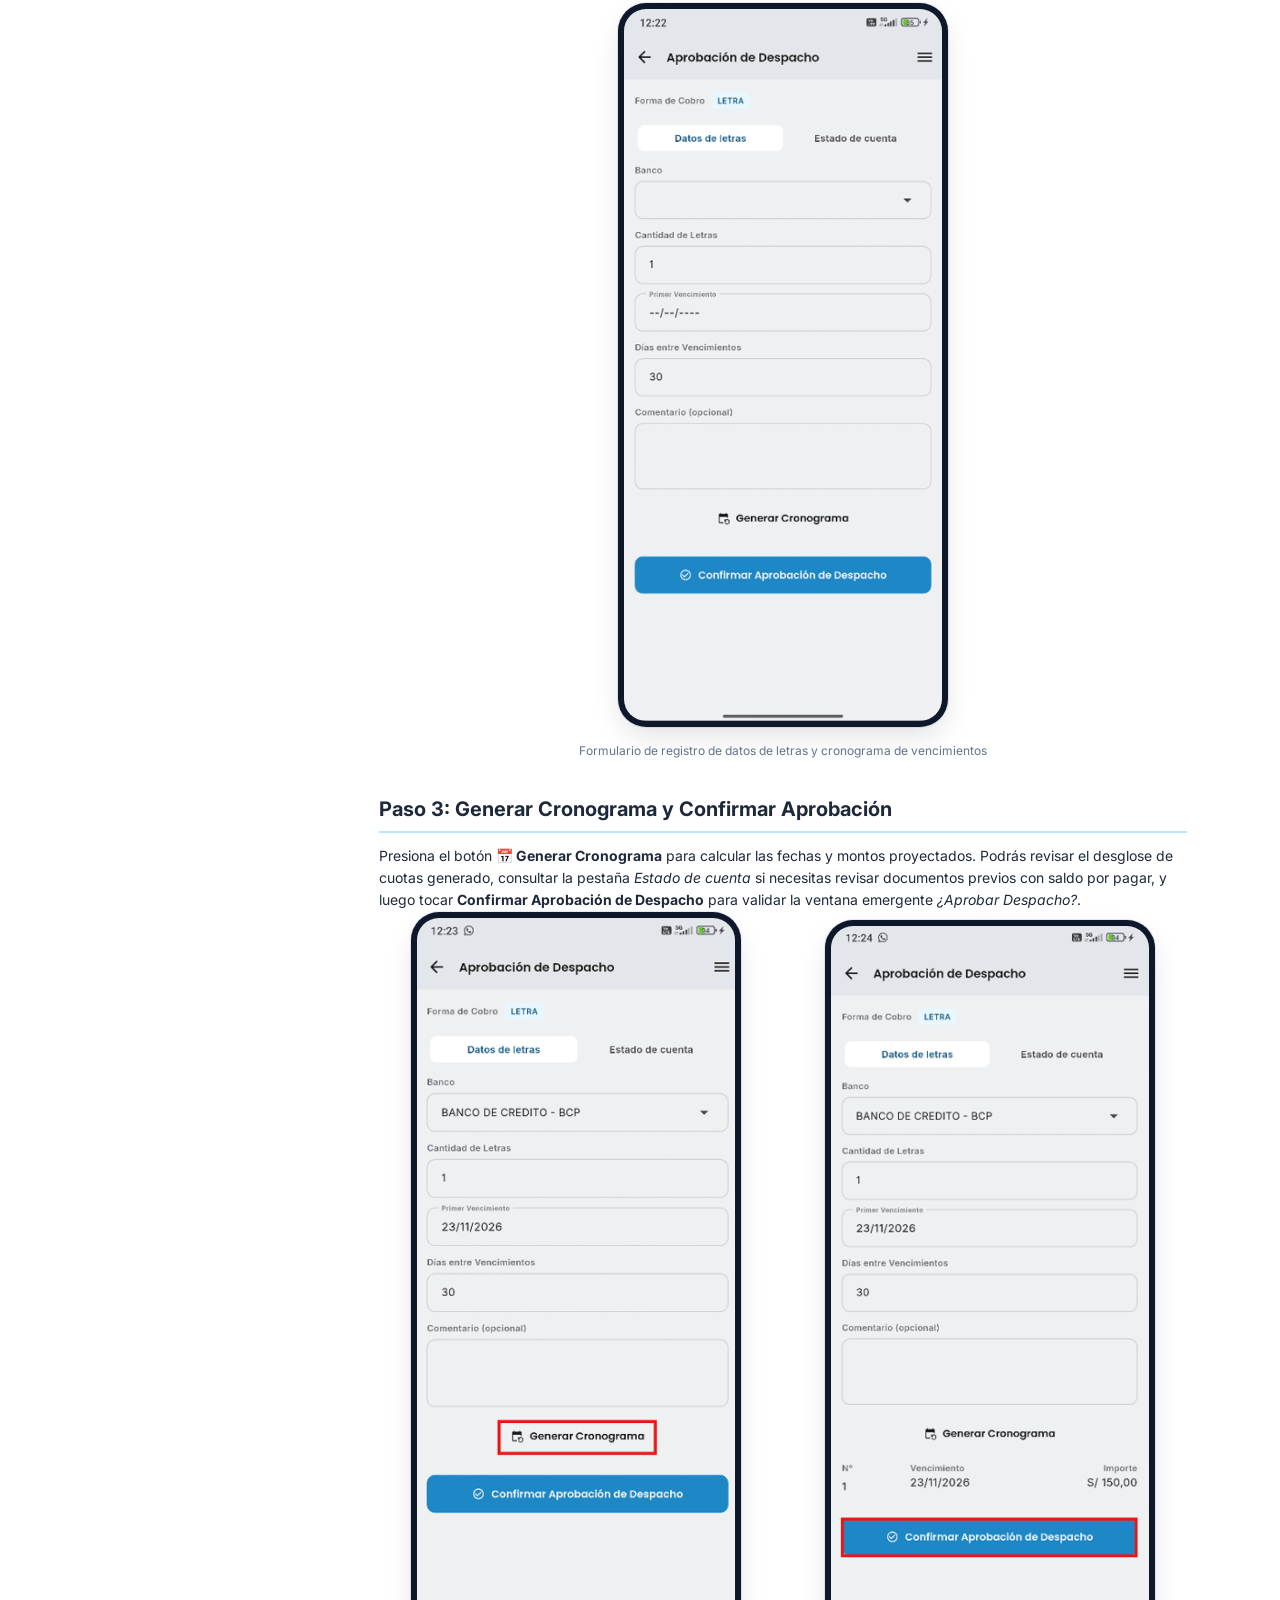
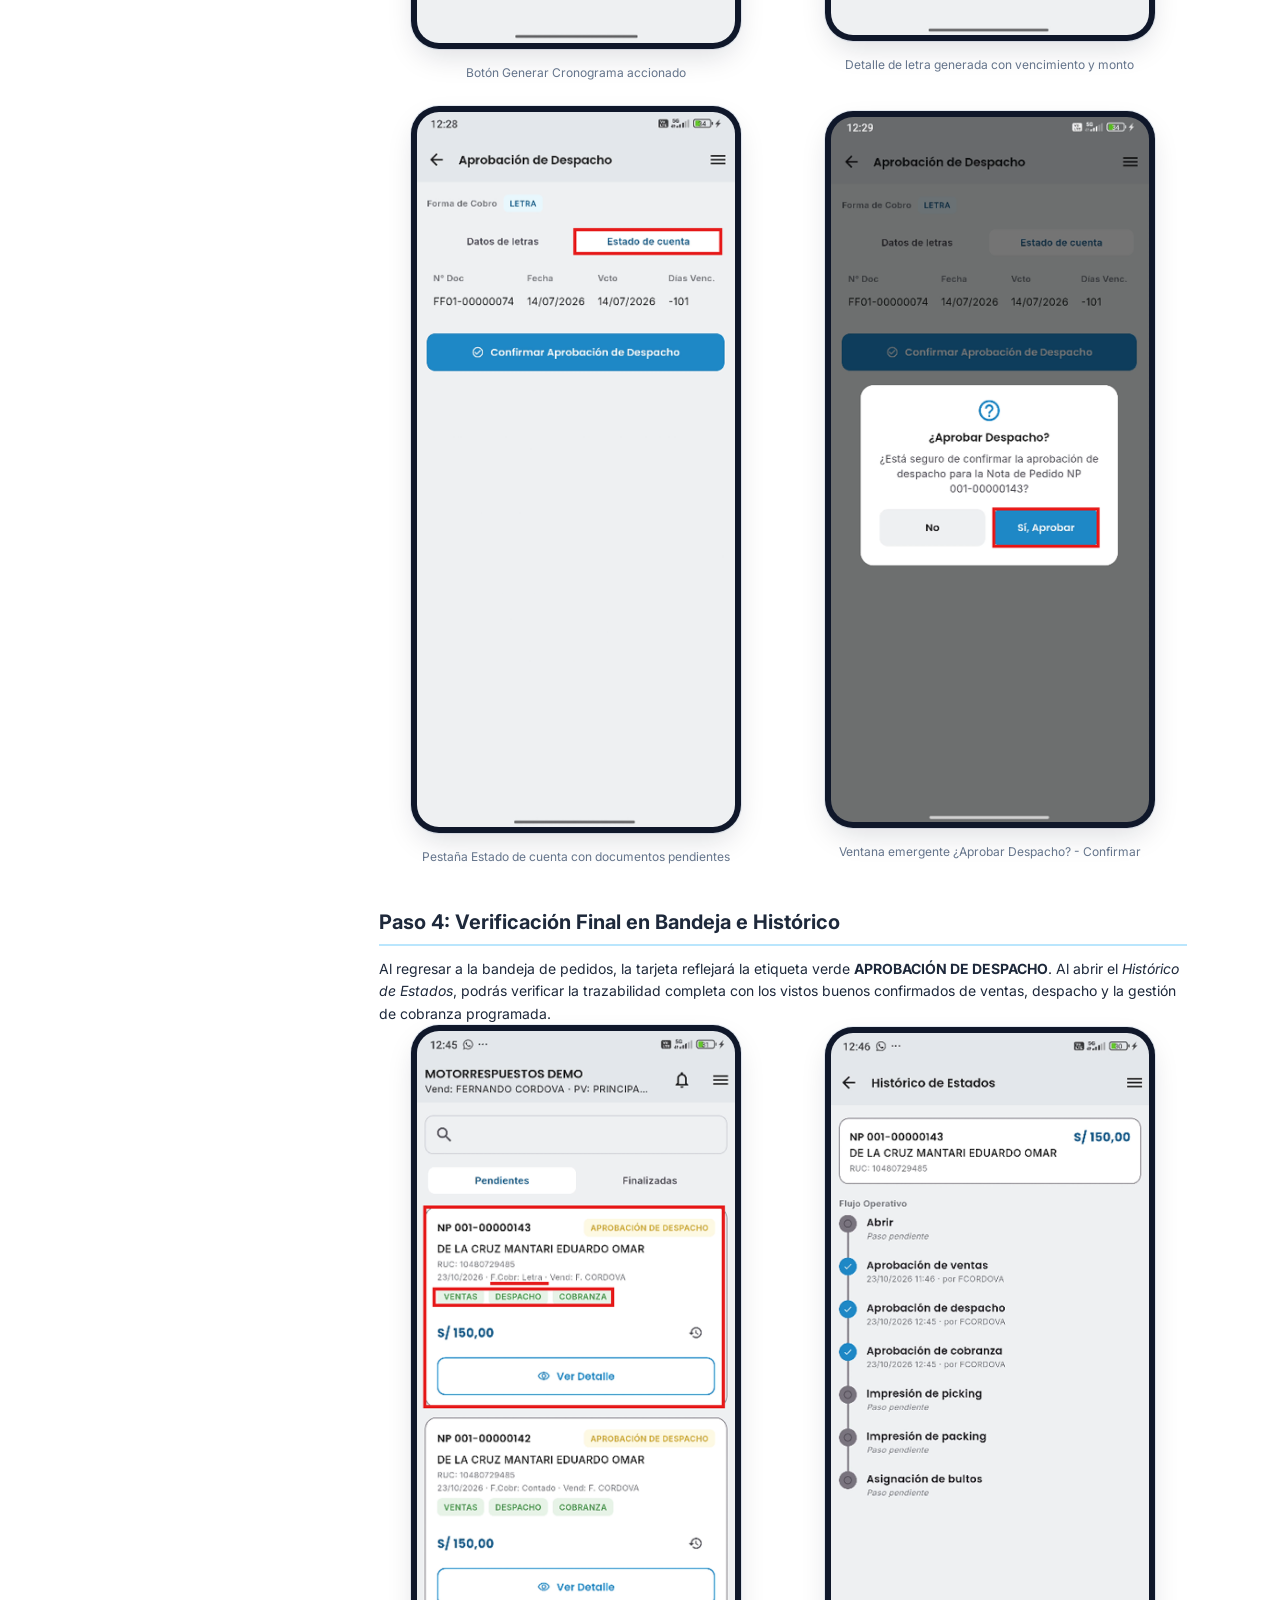
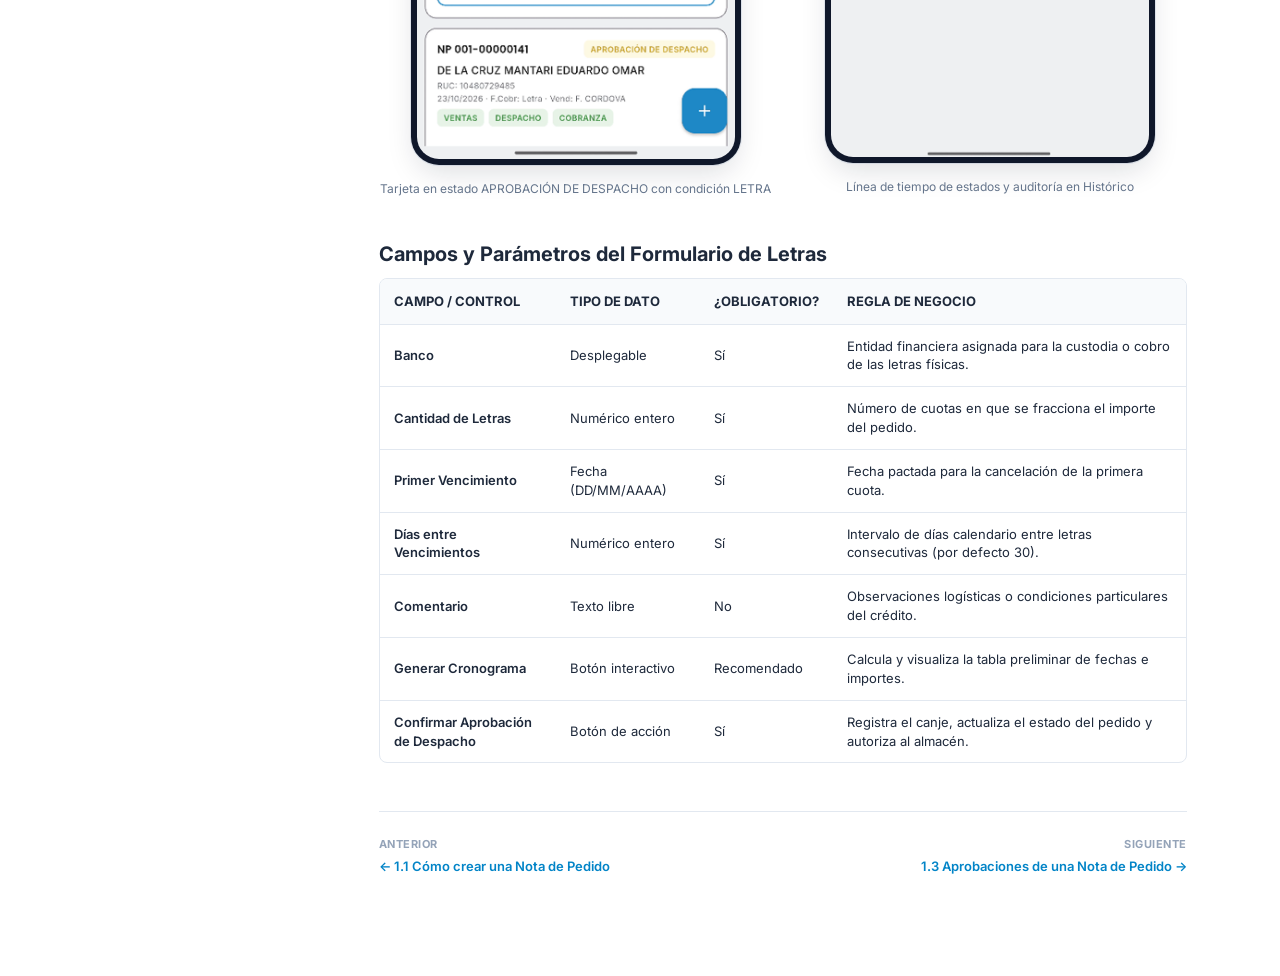
<file: 1.2-aprobacion-letras.html>
<!DOCTYPE html>
<html lang="es">
<head>
  <meta charset="UTF-8">
  <meta name="viewport" content="width=device-width, initial-scale=1.0, maximum-scale=1.0, user-scalable=no">  
  <title>1.2 Aprobación de Despacho con Forma de Cobro: Letras - DSI MOBILE</title>
  <link rel="stylesheet" href="styles.css">
  <link rel="preconnect" href="https://fonts.googleapis.com">
  <link rel="preconnect" href="https://fonts.gstatic.com" crossorigin>
  <link href="https://fonts.googleapis.com/css2?family=Inter:wght@400;500;600;700&display=swap" rel="stylesheet">
</head>
<body>

<!-- 1. Header Superior Global -->
  <header class="topbar">
    <div class="topbar-inner">
      
      <div class="topbar-left">
        <!-- Botón menú hamburguesa para móviles -->
        <button class="mobile-menu-btn" id="mobileMenuBtn" aria-label="Abrir menú de navegación">☰</button>

        <div class="logo-box">
          <span class="logo-icon">📘</span>
          <div class="logo-text-group">
            <span class="logo-title">DSI MOBILE</span>
            <span class="logo-subtitle">MANUAL DE USUARIO</span>
          </div>
        </div>
      </div>

      <div class="topbar-right">
        <!-- BOTÓN MODO OSCURO (SIEMPRE VISIBLE) -->
        <button class="theme-toggle-btn" id="themeToggleBtn" aria-label="Cambiar tema visual" title="Modo Oscuro / Claro">
          <span class="theme-icon">🌙</span>
        </button>

        <!-- Estos enlaces son los únicos que se ocultarán en móvil -->
        <a href="#glosario" class="topbar-link">Glosario</a>
        <a href="#soporte" class="topbar-link">Soporte Técnico</a>
        <a href="#dsisac" class="topbar-link">DSI SAC</a>
        <div class="lang-selector">
          <span class="lang-active">ES</span>
          <span class="lang-country">PE</span>
        </div>
      </div>

    </div>
  </header>

  <!-- 2. Contenedor Maestro de 2 Columnas -->
  <div class="layout-container">
    
    <!-- Columna 1: Sidebar Izquierdo -->
    <aside class="sidebar">
      <div class="sidebar-filter-wrapper">
        <input type="text" id="sidebarSearch" placeholder="Filtrar por título..." autocomplete="off">
      </div>

      <nav class="nav-tree">
        <!-- Grupo 0 -->
        <div class="nav-group">
          <button class="group-toggle" data-target="group-0">
            <span class="arrow">▼</span> 0. INTRODUCCIÓN Y CONFIGURACIÓN
          </button>
          <ul id="group-0" class="nav-subitems">
            <li>
              <a href="index.html">0.0 ¿Qué es DSINET MOBILE?</a>
            </li>
            <li>
              <a href="0.1-login.html">0.1 Login e inicio de sesion</a>
            </li>
            <li>
              <a href="0.2-bandeja-principal.html">0.2 Bandeja principal</a>
            </li>
            <li>
              <a href="0.3-generalidades.html">0.3 Generalidades y botones basicos</a>
            </li>
          </ul>
        </div>

        <!-- Grupo 1 -->
        <div class="nav-group">
          <button class="group-toggle" data-target="group-1">
            <span class="arrow">▼</span> 1. GESTIÓN Y CONSULTA DE CARTERA
          </button>
          <ul id="group-1" class="nav-subitems">
            <li>
              <a href="1.1-crear-nota-pedido.html">1.1 Como crear una Nota de Pedido</a>
            </li>
            <li class="active">
              <a href="1.2-aprobacion-letras.html">1.2 Aprobación de Despacho y Pago con letras</a>
            </li>
            <li>
              <a href="1.3-aprobaciones.html">1.3 Aprobaciones de la Nota de Pedido</a>
            </li>
            <li>
              <a href="1.4-registrar-cliente.html">1.4 Registrar Cliente Rápido desde la Nota de Pedido</a>
            </li>
          </ul>
        </div>
      </nav>
    </aside>

    <!-- Columna 2: Contenido Principal -->
    <main class="main-content">
      
      <!-- Migas de pan (Breadcrumbs) -->
      <nav class="breadcrumbs">
        <span>Docs</span>
        <span class="sep">&gt;</span>
        <span>Gestión de Notas de Pedido</span>
        <span class="sep">&gt;</span>
        <span class="current">1.2 Aprobación de Despacho con Forma de Cobro: Letras</span>
      </nav>

      <!-- Encabezado de la Pantalla -->
      <header class="content-header">
        <div class="badge-row" style="margin-bottom: 8px;">
          <span class="tag" style="background:#E0F2FE; color:#0369A1; font-weight:700;">CIRCUITO DE COBRANZA Y DESPACHO</span>
        </div>
        <h1 class="page-title">1.2 Aprobación de Despacho con Forma de Cobro: Letras</h1>
        <p class="lead-text">
          Si una Nota de Pedido se emite con la forma de cobro en <strong>LETRA</strong>, la autorización logística varía respecto a las ventas al contado. Antes de autorizar la salida de mercadería en almacén, el vendedor debe programar el canje de letras del cliente completando el formulario de cuotas, banco y vencimientos.
        </p>
      </header>

      <!-- Callout: Diferencia Crítica -->
      <div class="callout-box" style="border-left: 4px solid #D97706; background-color: #FFFBEB; padding: 16px 20px; border-radius: 8px; margin-bottom: 24px;">
        <strong style="color: #92400E; display: block; font-size: 14px; margin-bottom: 4px;">⚠️ DIFERENCIA CRÍTICA CON VENTAS AL CONTADO</strong>
        <p style="margin: 0; font-size: 13px; color: #78350F; line-height: 1.5;">
          A diferencia de una venta al contado, las órdenes pactadas con Letras no aprueban la cobranza en automático. Es obligatorio registrar el banco, cantidad de cuotas y fechas para que finanzas y logística liberen el pedido.
        </p>
      </div>

      <!-- PASO 1 -->
      <section class="section-block">
        <div class="step-header" style="border-bottom: 2px solid #BAE6FD; padding-bottom: 6px; margin-bottom: 12px;">
          <h2 class="section-title" style="margin:0;">Paso 1: Localizar la NP en la Bandeja y Tocar 'Aprob. Despacho'</h2>
        </div>
        <p class="section-text">
          En la bandeja principal de pedidos, ubica la Nota de Pedido que ya cuenta con ventas aprobadas (etiqueta <strong>APROBACIÓN DE VENTAS</strong>). Verifica que la condición indique cobro por <strong>LETRA</strong> y presiona el botón <strong>Aprob. Despacho</strong>.
        </p>

        <!-- Marco móvil idéntico al de la Imagen 1 -->
        <div class="mobile-showcase">
        <div class="mobile-mockup-frame">
            <img src="IMAGENES/FUNCIONES/DESPACHO_LETRAS/image 151.png" 
                alt="" 
                class="mobile-sharp-img">
        </div>
        <span class="mobile-caption">Bandeja principal con tarjeta en Aprobación de Ventas, condición LETRA y botón Aprob. Despacho</span>
        </div>

      <!-- PASO 2 -->
      <section class="section-block">
        <div class="step-header" style="border-bottom: 2px solid #BAE6FD; padding-bottom: 6px; margin-bottom: 12px;">
          <h2 class="section-title" style="margin:0;">Paso 2: Completar el Formulario 'Datos de Letras'</h2>
        </div>
        <p class="section-text">
          Al ingresar a la pantalla de Aprobación de Despacho con la pestaña <em>Datos de letras</em> activa, completa los campos requeridos para estructurar el canje:
        </p>
        <ul class="feature-bullets" style="margin-bottom: 16px;">
          <li><strong>Banco:</strong> Selecciona la entidad financiera para el cobro o descuento.</li>
          <li><strong>Cantidad de Letras:</strong> Digita el total de cuotas en las que se dividirá el saldo.</li>
          <li><strong>Primer Vencimiento:</strong> Selecciona o digita la fecha de la primera letra (<code>--/--/----</code>).</li>
          <li><strong>Días entre Vencimientos:</strong> Establece el intervalo en días entre cuotas (por defecto 30).</li>
          <li><strong>Comentario (opcional):</strong> Ingresa indicaciones logísticas, número de canje o condiciones particulares de crédito.</li>
        </ul>

        <!-- 1 Imagen Centrada tal cual el PDF -->
        <div class="mobile-showcase">
        <div class="mobile-mockup-frame">
            <img src="IMAGENES/FUNCIONES/DESPACHO_LETRAS/image 152.png" 
                alt="Formulario de Aprobación de Despacho por Letras" 
                class="mobile-sharp-img">
        </div>
        <span class="mobile-caption">Formulario de registro de datos de letras y cronograma de vencimientos</span>
        </div>

      <!-- PASO 3 -->
      <section class="section-block">
        <div class="step-header" style="border-bottom: 2px solid #BAE6FD; padding-bottom: 6px; margin-bottom: 12px;">
          <h2 class="section-title" style="margin:0;">Paso 3: Generar Cronograma y Confirmar Aprobación</h2>
        </div>
        <p class="section-text">
          Presiona el botón <strong>📅 Generar Cronograma</strong> para calcular las fechas y montos proyectados. Podrás revisar el desglose de cuotas generado, consultar la pestaña <em>Estado de cuenta</em> si necesitas revisar documentos previos con saldo por pagar, y luego tocar <strong>Confirmar Aprobación de Despacho</strong> para validar la ventana emergente <em>¿Aprobar Despacho?</em>.
        </p>

       <!-- Grilla de 2 columnas para el cálculo del cronograma según el PDF -->
        <div class="cards-grid" style="grid-template-columns: repeat(2, 1fr); gap: 20px; margin-bottom: 24px;">
          
          <div class="mobile-showcase" style="margin: 0 auto;">
            <div class="mobile-mockup-frame">
              <img src="IMAGENES/FUNCIONES/DESPACHO_LETRAS/image 153.png" 
                   alt="Botón Generar Cronograma accionado" 
                   class="mobile-sharp-img">
            </div>
            <span class="mobile-caption">Botón Generar Cronograma accionado</span>
          </div>

          <div class="mobile-showcase" style="margin: 0 auto;">
            <div class="mobile-mockup-frame">
              <img src="IMAGENES/FUNCIONES/DESPACHO_LETRAS/image 154.png" 
                   alt="Detalle de letra generada con vencimiento y monto" 
                   class="mobile-sharp-img">
            </div>
            <span class="mobile-caption">Detalle de letra generada con vencimiento y monto</span>
          </div>

        </div>

        <!-- Grilla de 2 columnas para Estado de Cuenta y Modal de Confirmación según el PDF -->
        <div class="cards-grid" style="grid-template-columns: repeat(2, 1fr); gap: 20px;">
          
          <div class="mobile-showcase" style="margin: 0 auto;">
            <div class="mobile-mockup-frame">
              <img src="IMAGENES/FUNCIONES/DESPACHO_LETRAS/image 155.png" 
                   alt="Pestaña Estado de cuenta con documentos pendientes" 
                   class="mobile-sharp-img">
            </div>
            <span class="mobile-caption">Pestaña Estado de cuenta con documentos pendientes</span>
          </div>

          <div class="mobile-showcase" style="margin: 0 auto;">
            <div class="mobile-mockup-frame">
              <img src="IMAGENES/FUNCIONES/DESPACHO_LETRAS/image 156.png" 
                   alt="Ventana emergente ¿Aprobar Despacho? - Confirmar" 
                   class="mobile-sharp-img">
            </div>
            <span class="mobile-caption">Ventana emergente ¿Aprobar Despacho? - Confirmar</span>
          </div>

        </div>
      </section>

      <!-- PASO 4 -->
      <section class="section-block">
        <div class="step-header" style="border-bottom: 2px solid #BAE6FD; padding-bottom: 6px; margin-bottom: 12px;">
          <h2 class="section-title" style="margin:0;">Paso 4: Verificación Final en Bandeja e Histórico</h2>
        </div>
        <p class="section-text">
          Al regresar a la bandeja de pedidos, la tarjeta reflejará la etiqueta verde <strong>APROBACIÓN DE DESPACHO</strong>. Al abrir el <em>Histórico de Estados</em>, podrás verificar la trazabilidad completa con los vistos buenos confirmados de ventas, despacho y la gestión de cobranza programada.
        </p>

        <!-- Grilla de 2 columnas para Bandeja final e Histórico según el PDF -->
        <div class="cards-grid" style="grid-template-columns: repeat(2, 1fr); gap: 20px;">
          
          <div class="mobile-showcase" style="margin: 0 auto;">
            <div class="mobile-mockup-frame">
              <img src="IMAGENES/FUNCIONES/DESPACHO_LETRAS/image 157.png" 
                   alt="Tarjeta final en estado APROBACIÓN DE DESPACHO" 
                   class="mobile-sharp-img">
            </div>
            <span class="mobile-caption">Tarjeta en estado APROBACIÓN DE DESPACHO con condición LETRA</span>
          </div>

          <div class="mobile-showcase" style="margin: 0 auto;">
            <div class="mobile-mockup-frame">
              <img src="IMAGENES/FUNCIONES/DESPACHO_LETRAS/image 158.png" 
                   alt="Línea de tiempo de estados en Histórico" 
                   class="mobile-sharp-img">
            </div>
            <span class="mobile-caption">Línea de tiempo de estados y auditoría en Histórico</span>
          </div>

        </div>
      </section>

      <!-- TABLA TÉCNICA: CAMPOS Y PARÁMETROS -->
      <section class="section-block" style="margin-top: 32px;">
        <h2 class="section-title">Campos y Parámetros del Formulario de Letras</h2>
        <div class="table-container">
          <table class="tech-table">
            <thead>
              <tr>
                <th style="width: 22%;">CAMPO / CONTROL</th>
                <th style="width: 18%;">TIPO DE DATO</th>
                <th style="width: 15%;">¿OBLIGATORIO?</th>
                <th style="width: 45%;">REGLA DE NEGOCIO</th>
              </tr>
            </thead>
            <tbody>
              <tr>
                <td class="col-highlight">Banco</td>
                <td>Desplegable</td>
                <td>Sí</td>
                <td>Entidad financiera asignada para la custodia o cobro de las letras físicas.</td>
              </tr>
              <tr>
                <td class="col-highlight">Cantidad de Letras</td>
                <td>Numérico entero</td>
                <td>Sí</td>
                <td>Número de cuotas en que se fracciona el importe del pedido.</td>
              </tr>
              <tr>
                <td class="col-highlight">Primer Vencimiento</td>
                <td>Fecha (DD/MM/AAAA)</td>
                <td>Sí</td>
                <td>Fecha pactada para la cancelación de la primera cuota.</td>
              </tr>
              <tr>
                <td class="col-highlight">Días entre Vencimientos</td>
                <td>Numérico entero</td>
                <td>Sí</td>
                <td>Intervalo de días calendario entre letras consecutivas (por defecto 30).</td>
              </tr>
              <tr>
                <td class="col-highlight">Comentario</td>
                <td>Texto libre</td>
                <td>No</td>
                <td>Observaciones logísticas o condiciones particulares del crédito.</td>
              </tr>
              <tr>
                <td class="col-highlight">Generar Cronograma</td>
                <td>Botón interactivo</td>
                <td>Recomendado</td>
                <td>Calcula y visualiza la tabla preliminar de fechas e importes.</td>
              </tr>
              <tr>
                <td class="col-highlight">Confirmar Aprobación de Despacho</td>
                <td>Botón de acción</td>
                <td>Sí</td>
                <td>Registra el canje, actualiza el estado del pedido y autoriza al almacén.</td>
              </tr>
            </tbody>
          </table>
        </div>
      </section>

      <!-- Paginación Inferior -->
      <footer class="pagination-footer">
        <a href="1.1-crear-nota-pedido.html" class="nav-prev" style="text-decoration: none;">
          <span class="nav-sub">ANTERIOR</span>
          <span class="nav-link">← 1.1 Cómo crear una Nota de Pedido</span>
        </a>
        <a href="1.3-aprobaciones.html" class="nav-next" style="text-decoration: none;">
          <span class="nav-sub">SIGUIENTE</span>
          <span class="nav-link">1.3 Aprobaciones de una Nota de Pedido →</span>
        </a>
      </footer>

    </main>
  </div>

  <script src="main.js"></script>
</body>
</html>
</file>
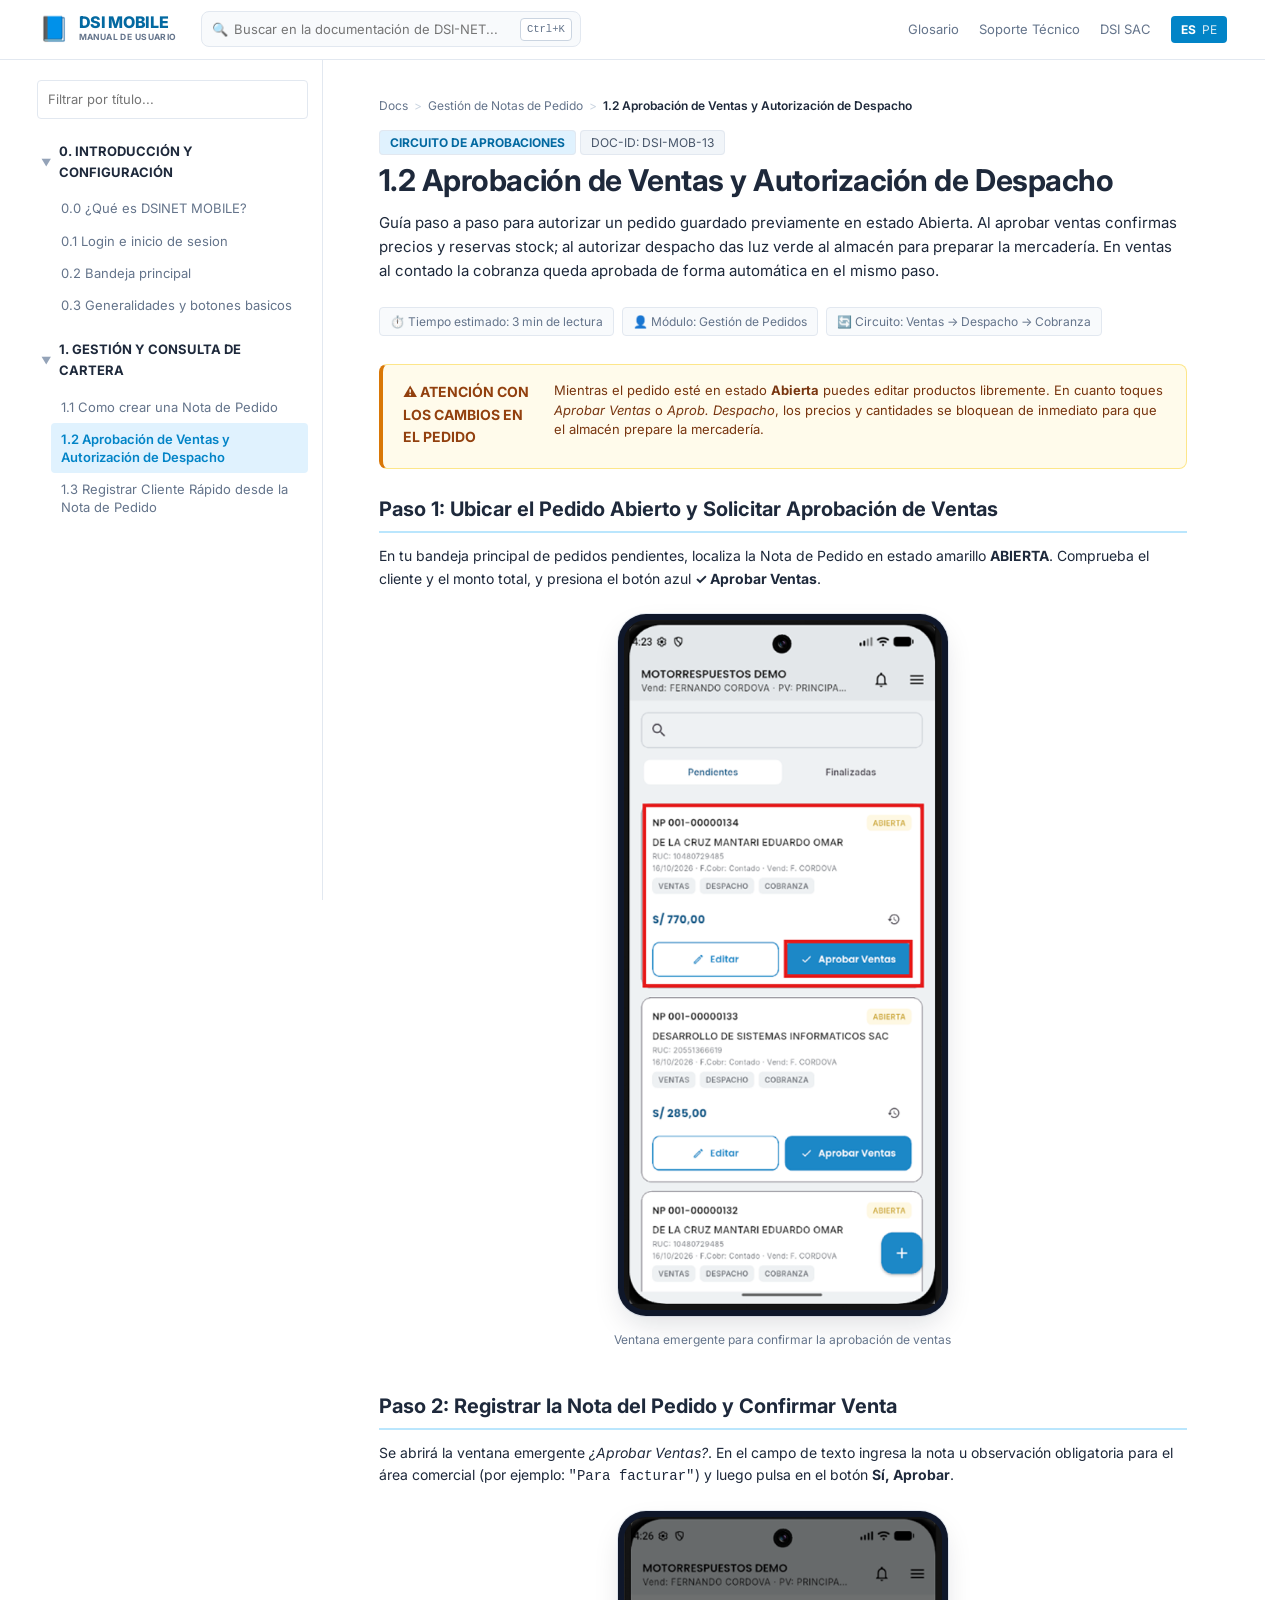
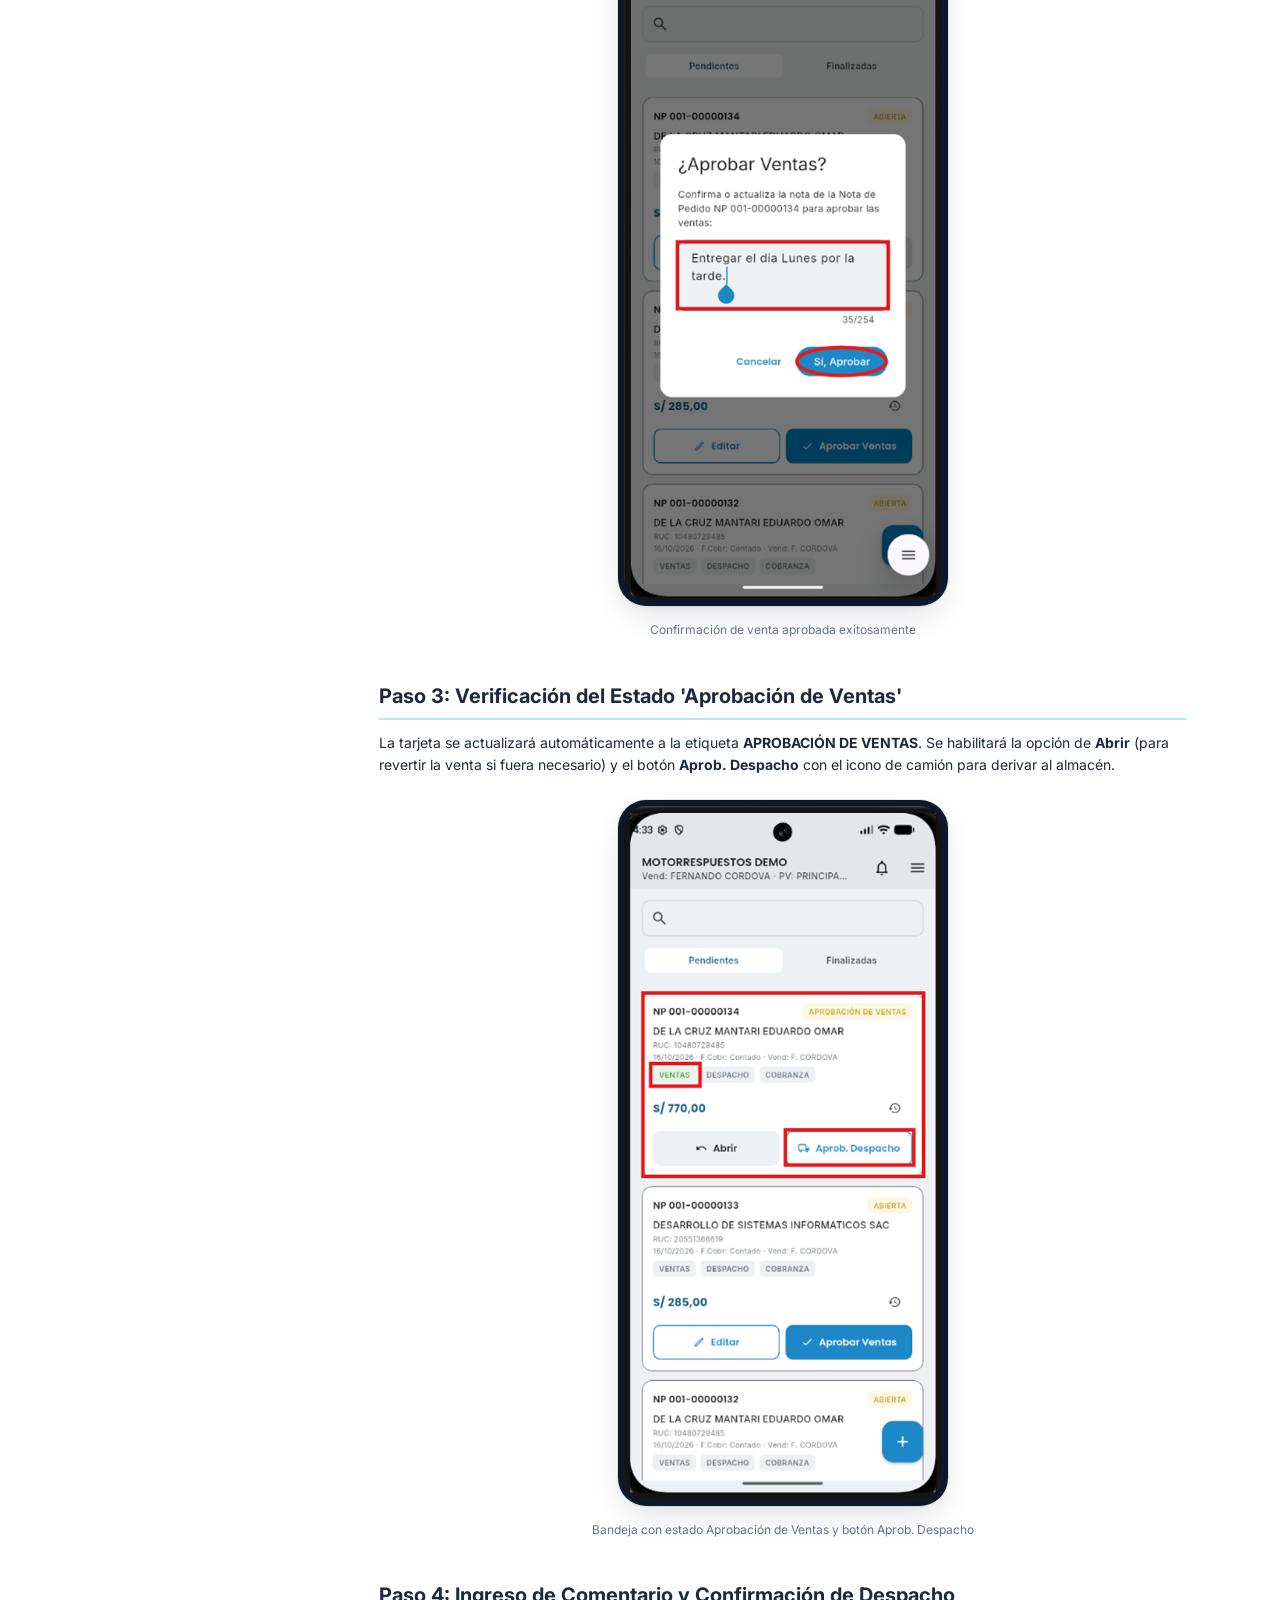
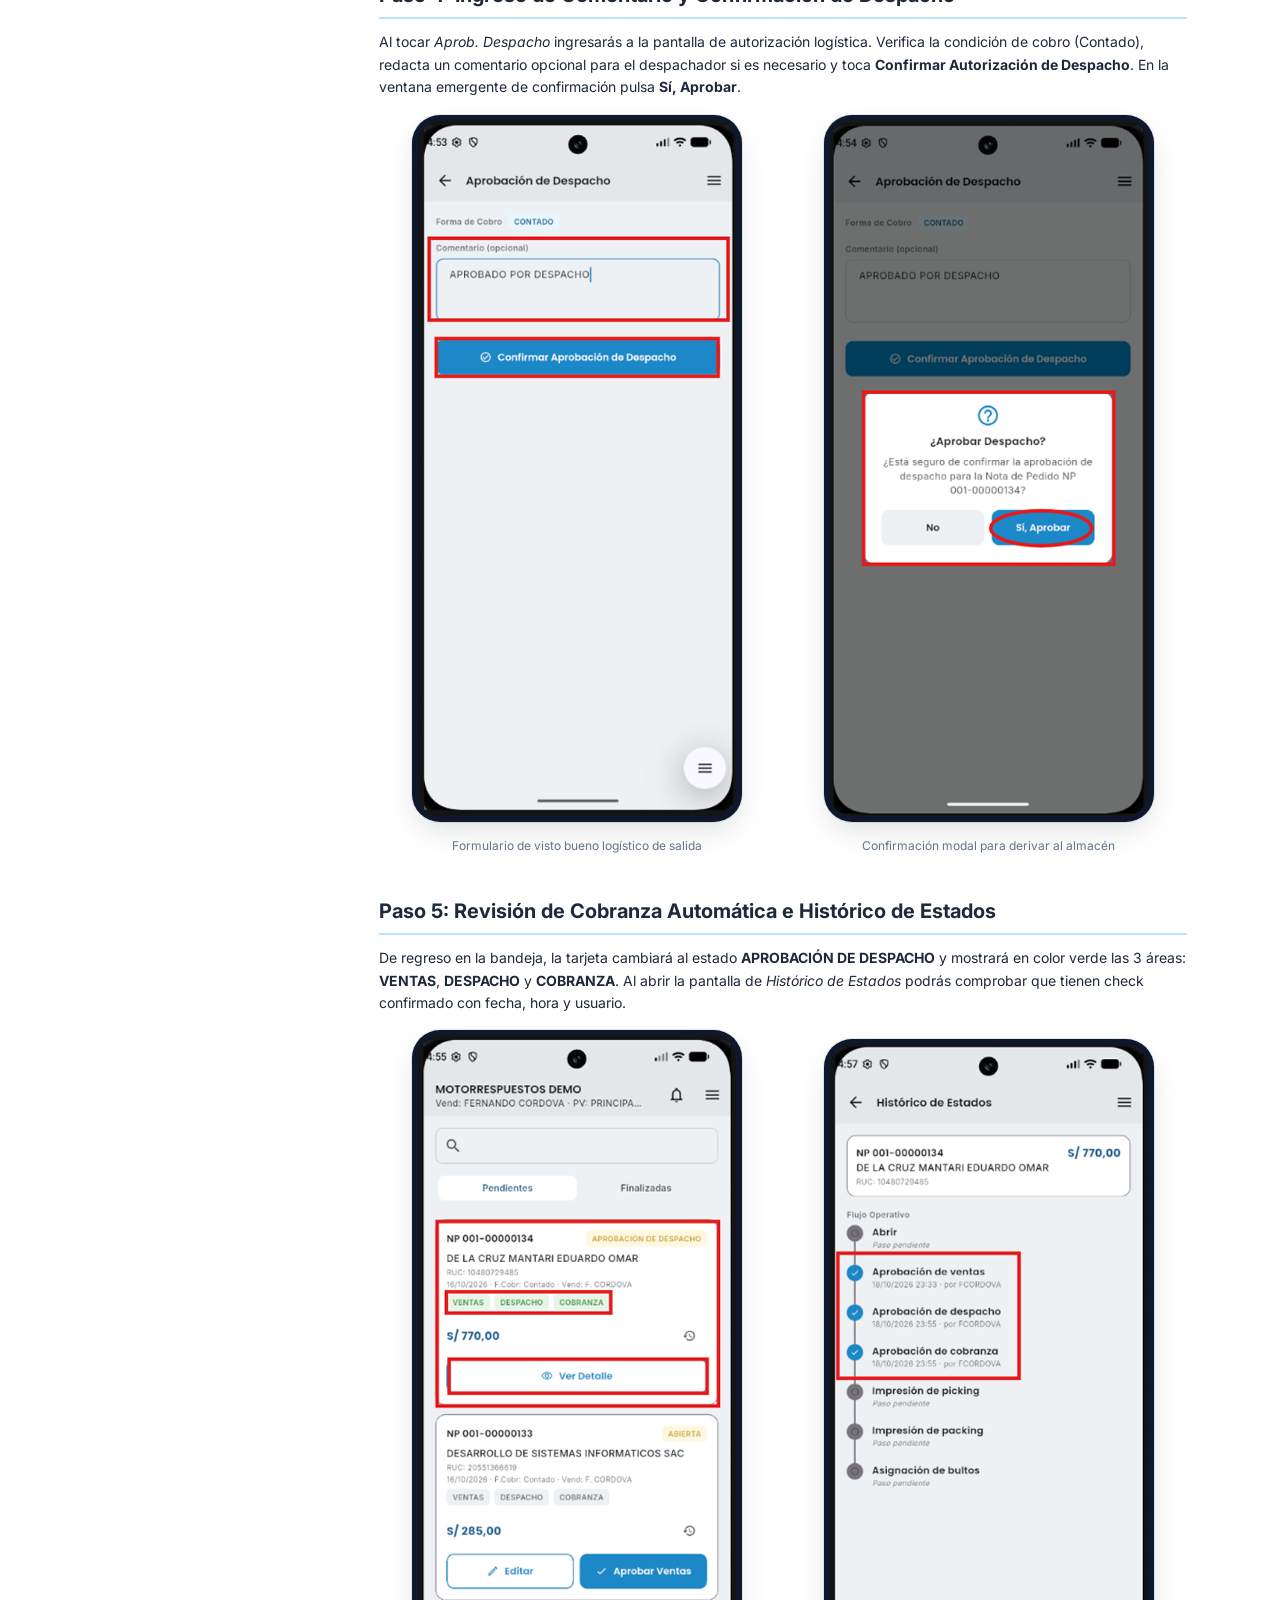
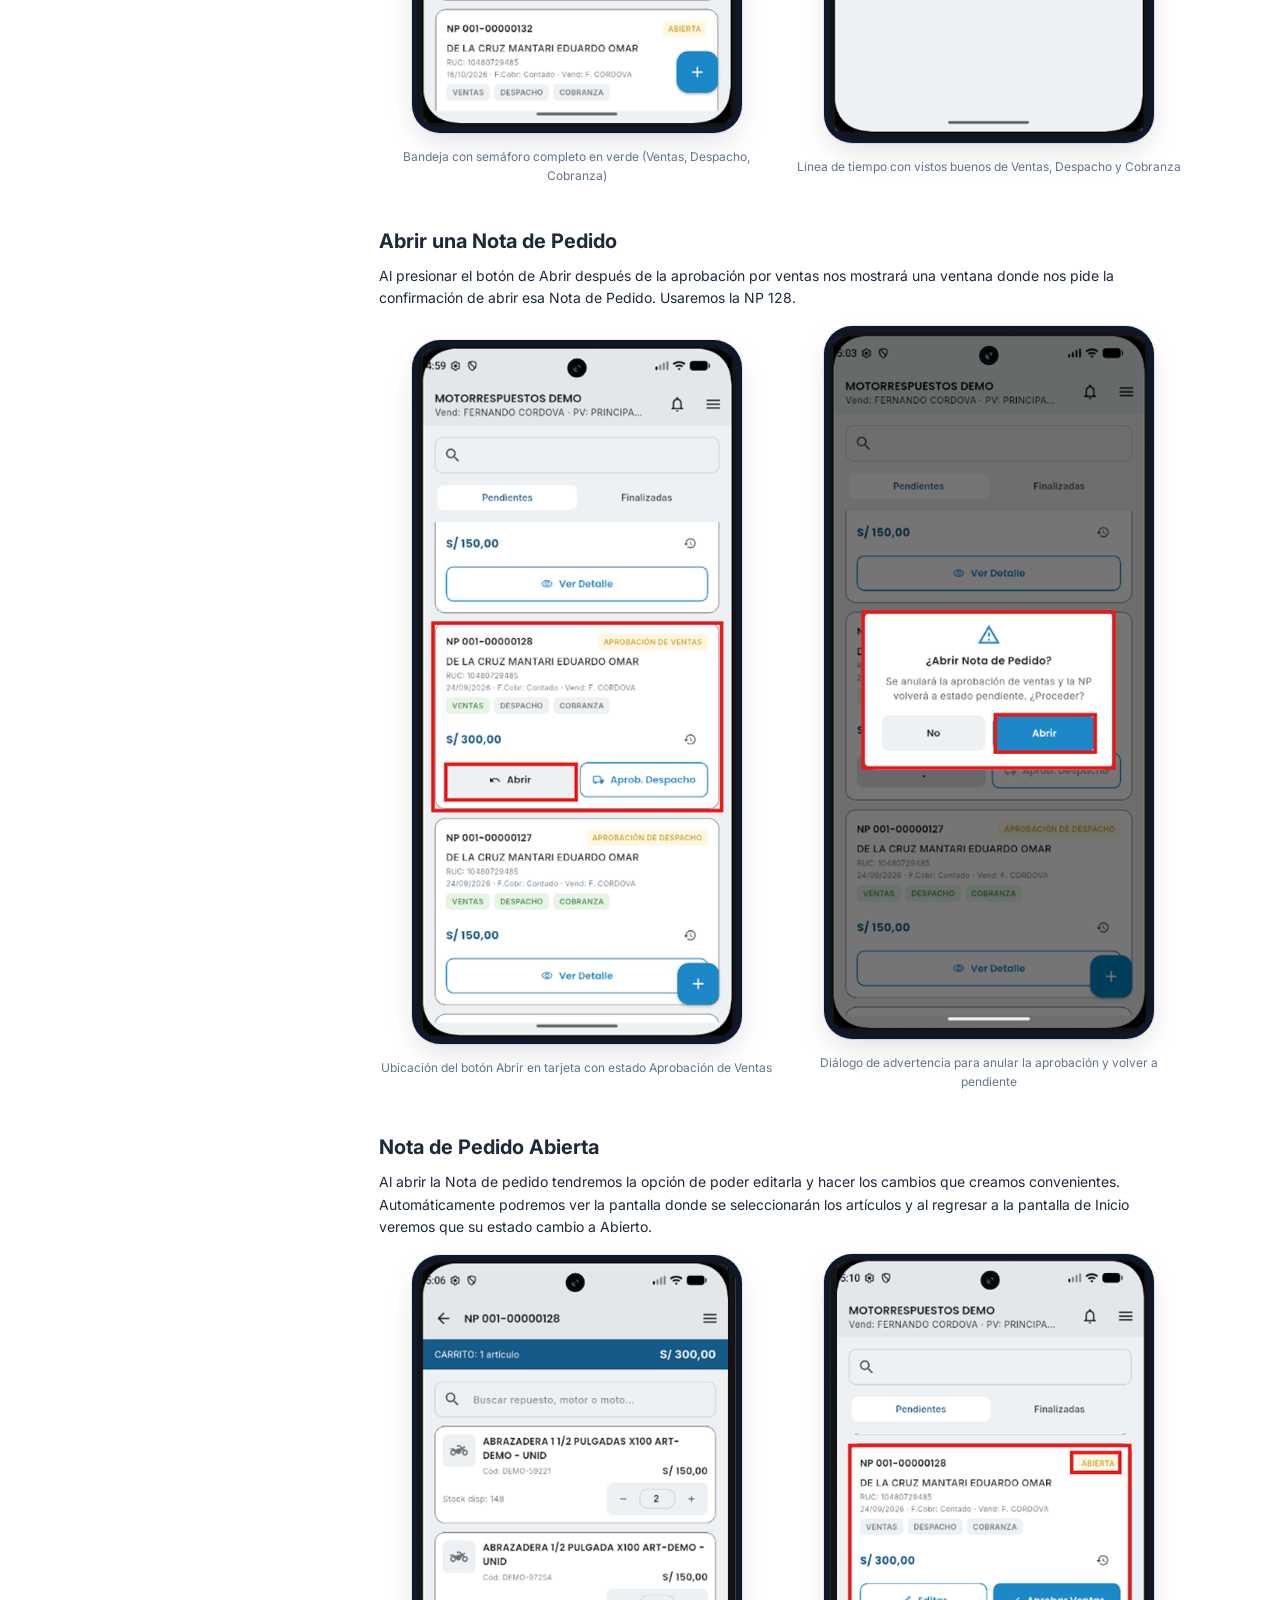
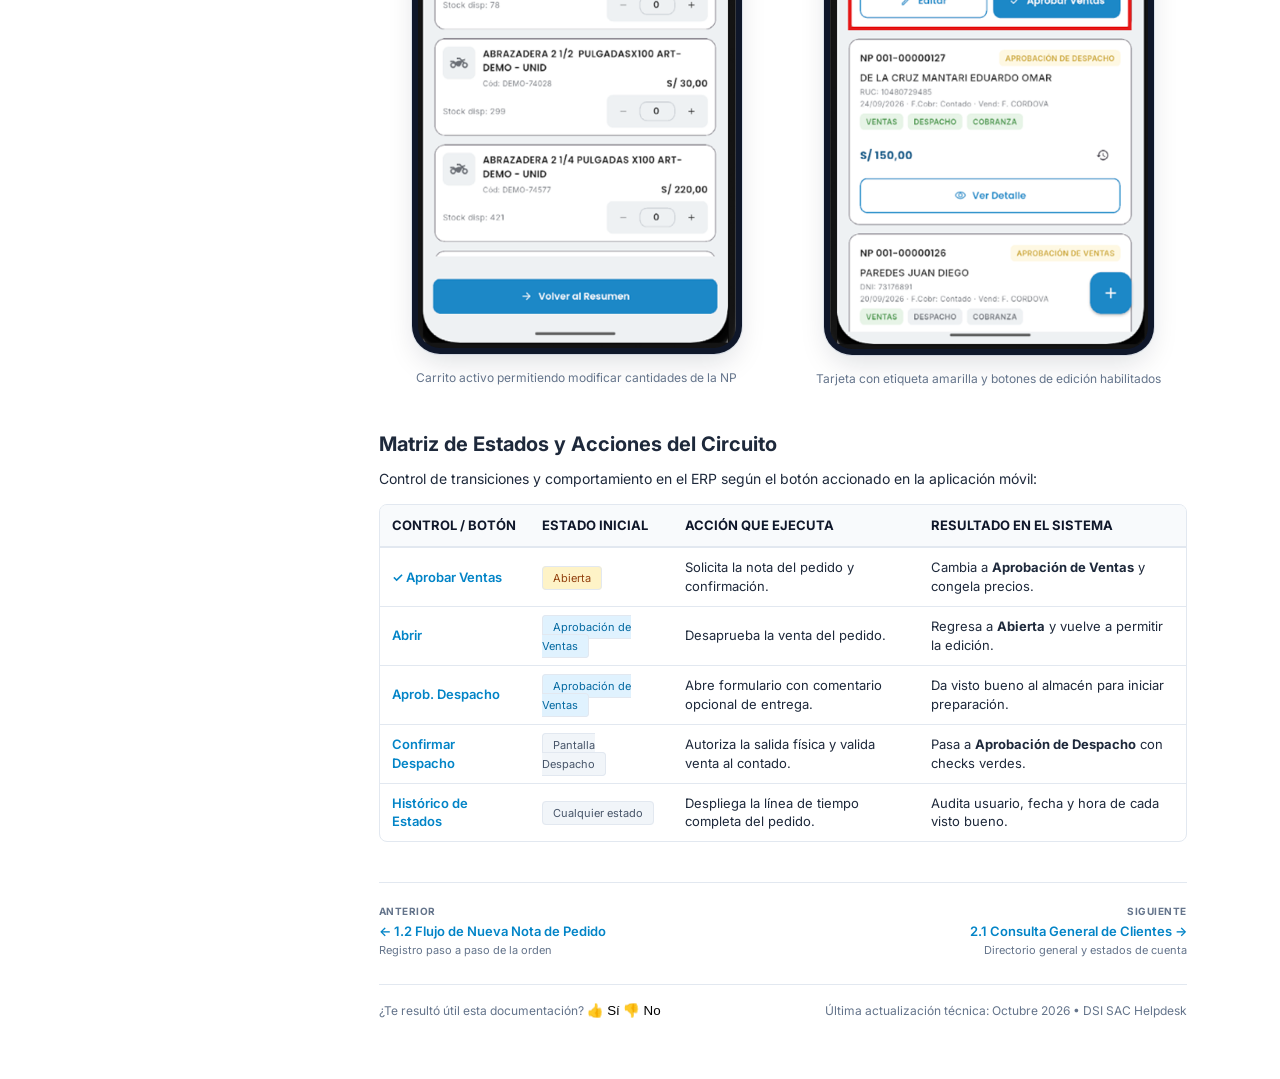
<file: 1.2-aprobaciones.html>
<!DOCTYPE html>
<html lang="es">
<head>
  <meta charset="UTF-8">
  <meta name="viewport" content="width=device-width, initial-scale=1.0, maximum-scale=1.0, user-scalable=no">
  <title>1.2 Aprobación de Ventas y Autorización de Despacho - DSI Mobile</title>
  <link rel="stylesheet" href="styles.css">
  <link rel="preconnect" href="https://fonts.googleapis.com">
  <link rel="preconnect" href="https://fonts.gstatic.com" crossorigin>
  <link href="https://fonts.googleapis.com/css2?family=Inter:wght@400;500;600;700&display=swap" rel="stylesheet">
</head>
<body>

  <!-- 1. Header Superior Global -->
  <header class="topbar">
    <div class="topbar-inner">
      
      <div class="topbar-left">
        <!-- Botón menú hamburguesa para dispositivos móviles -->
        <button class="mobile-menu-btn" id="mobileMenuBtn" aria-label="Abrir menú de navegación">☰</button>

        <div class="logo-box">
          <span class="logo-icon">📘</span>
          <div class="logo-text-group">
            <span class="logo-title">DSI MOBILE</span>
            <span class="logo-subtitle">MANUAL DE USUARIO</span>
          </div>
        </div>

        <div class="global-search-bar">
          <span class="search-icon">🔍</span>
          <input type="text" placeholder="Buscar en la documentación de DSI-NET..." id="globalSearch">
          <kbd class="shortcut-key">Ctrl+K</kbd>
        </div>
      </div>

      <div class="topbar-right">
        <a href="#glosario" class="topbar-link">Glosario</a>
        <a href="#soporte" class="topbar-link">Soporte Técnico</a>
        <a href="#dsisac" class="topbar-link">DSI SAC</a>
        <div class="lang-selector">
          <span class="lang-active">ES</span>
          <span class="lang-country">PE</span>
        </div>
      </div>

    </div>
  </header>

  <!-- 2. Contenedor Maestro de 2 Columnas (.layout-container) -->
  <div class="layout-container">
    
    <!-- Columna 1: Sidebar Izquierdo (300px Fijo) -->
    <aside class="sidebar">
      <div class="sidebar-filter-wrapper">
        <input type="text" id="sidebarSearch" placeholder="Filtrar por título..." autocomplete="off">
      </div>

      <nav class="nav-tree">
        <!-- Grupo 0 -->
        <div class="nav-group">
          <button class="group-toggle" data-target="group-0">
            <span class="arrow">▼</span> 0. INTRODUCCIÓN Y CONFIGURACIÓN
          </button>
          <ul id="group-0" class="nav-subitems">
            <li>
              <a href="index.html">0.0 ¿Qué es DSINET MOBILE?</a>
            </li>
            <li>
              <a href="0.1-login.html">0.1 Login e inicio de sesion</a>
            </li>
            <li>
              <a href="0.2-bandeja-principal.html">0.2 Bandeja principal</a>
            </li>
            <li>
              <a href="0.3-generalidades.html">0.3 Generalidades y botones basicos</a>
            </li>
          </ul>
        </div>

        <!-- Grupo 1 -->
        <div class="nav-group">
          <button class="group-toggle" data-target="group-1">
            <span class="arrow">▼</span> 1. GESTIÓN Y CONSULTA DE CARTERA
          </button>
          <ul id="group-1" class="nav-subitems">
            <li>
              <a href="1.1-crear-nota-pedido.html">1.1 Como crear una Nota de Pedido</a>
            </li>
            <li class="active">
              <a href="1.2-aprobaciones.html">1.2 Aprobación de Ventas y Autorización de Despacho</a>
            </li>
            <li>
              <a href="1.3-registrar-cliente.html">1.3 Registrar Cliente Rápido desde la Nota de Pedido</a>
            </li>
          </ul>
        </div>
      </nav>
    </aside>

    <!-- Columna 2: Contenido Principal (.main-content, máx. 920px) -->
    <main class="main-content">
      
      <!-- Migas de pan (Breadcrumbs) -->
      <nav class="breadcrumbs">
        <span>Docs</span>
        <span class="sep">&gt;</span>
        <span>Gestión de Notas de Pedido</span>
        <span class="sep">&gt;</span>
        <span class="current">1.2 Aprobación de Ventas y Autorización de Despacho</span>
      </nav>

      <!-- Encabezado de la Pantalla -->
      <header class="content-header">
        <div class="badge-row" style="margin-bottom: 8px;">
          <span class="tag" style="background:#E0F2FE; color:#0369A1; font-weight:700;">CIRCUITO DE APROBACIONES</span>
          <span class="tag" style="background:#F1F5F9; color:#475569;">DOC-ID: DSI-MOB-13</span>
        </div>
        <h1 class="page-title">1.2 Aprobación de Ventas y Autorización de Despacho</h1>
        <p class="lead-text">
          Guía paso a paso para autorizar un pedido guardado previamente en estado Abierta. Al aprobar ventas confirmas precios y reservas stock; al autorizar despacho das luz verde al almacén para preparar la mercadería. En ventas al contado la cobranza queda aprobada de forma automática en el mismo paso.
        </p>

        <div class="meta-tags">
          <span class="tag">⏱️ Tiempo estimado: 3 min de lectura</span>
          <span class="tag">👤 Módulo: Gestión de Pedidos</span>
          <span class="tag">🔄 Circuito: Ventas → Despacho → Cobranza</span>
        </div>
      </header>

      <!-- Callout: Advertencia Crítica de Edición -->
      <div class="callout-box" style="border-left: 4px solid #D97706; background-color: #FFFBEB; padding: 16px 20px; border-radius: 8px; margin-bottom: 24px;">
        <strong style="color: #92400E; display: block; font-size: 14px; margin-bottom: 4px;">⚠️ ATENCIÓN CON LOS CAMBIOS EN EL PEDIDO</strong>
        <p style="margin: 0; font-size: 13px; color: #78350F; line-height: 1.5;">
          Mientras el pedido esté en estado <strong>Abierta</strong> puedes editar productos libremente. En cuanto toques <em>Aprobar Ventas</em> o <em>Aprob. Despacho</em>, los precios y cantidades se bloquean de inmediato para que el almacén prepare la mercadería.
        </p>
      </div>

      <!-- ==========================================
           PASO 1 (Captura individual centrada)
      =========================================== -->
      <section class="section-block">
        <div class="step-header" style="border-bottom: 2px solid #BAE6FD; padding-bottom: 6px; margin-bottom: 12px;">
          <h2 class="section-title" style="margin:0;">Paso 1: Ubicar el Pedido Abierto y Solicitar Aprobación de Ventas</h2>
        </div>
        <p class="section-text">
          En tu bandeja principal de pedidos pendientes, localiza la Nota de Pedido en estado amarillo <strong>ABIERTA</strong>. Comprueba el cliente y el monto total, y presiona el botón azul <strong>✓ Aprobar Ventas</strong>.
        </p>

        <!-- Captura 1 individual centrada -->
        <div class="mobile-showcase">
          <div class="mobile-mockup-frame">
            <img src="IMAGENES/FUNCIONES/APROBACIONES/image 26.png" 
                 alt="Paso 1: Diálogo ¿Aprobar Ventas? con opción de confirmar" 
                 class="mobile-sharp-img">
          </div>
          <span class="mobile-caption">Ventana emergente para confirmar la aprobación de ventas</span>
        </div>
      </section>

      <!-- ==========================================
           PASO 2 (Captura individual centrada)
      =========================================== -->
      <section class="section-block">
        <div class="step-header" style="border-bottom: 2px solid #BAE6FD; padding-bottom: 6px; margin-bottom: 12px;">
          <h2 class="section-title" style="margin:0;">Paso 2: Registrar la Nota del Pedido y Confirmar Venta</h2>
        </div>
        <p class="section-text">
          Se abrirá la ventana emergente <em>¿Aprobar Ventas?</em>. En el campo de texto ingresa la nota u observación obligatoria para el área comercial (por ejemplo: <code>"Para facturar"</code>) y luego pulsa en el botón <strong>Sí, Aprobar</strong>.
        </p>

        <!-- Captura individual centrada con su marco de smartphone -->
        <div class="mobile-showcase">
          <div class="mobile-mockup-frame">
            <img src="IMAGENES/FUNCIONES/APROBACIONES/image 27.png" 
                 alt="Paso 2B: Diálogo emergente de confirmación de aprobación" 
                 class="mobile-sharp-img">
          </div>
          <span class="mobile-caption">Confirmación de venta aprobada exitosamente</span>
        </div>
      </section>

      <!-- ==========================================
           PASO 3 (Captura individual centrada)
      =========================================== -->
      <section class="section-block">
        <div class="step-header" style="border-bottom: 2px solid #BAE6FD; padding-bottom: 6px; margin-bottom: 12px;">
          <h2 class="section-title" style="margin:0;">Paso 3: Verificación del Estado 'Aprobación de Ventas'</h2>
        </div>
        <p class="section-text">
          La tarjeta se actualizará automáticamente a la etiqueta <strong>APROBACIÓN DE VENTAS</strong>. Se habilitará la opción de <strong>Abrir</strong> (para revertir la venta si fuera necesario) y el botón <strong>Aprob. Despacho</strong> con el icono de camión para derivar al almacén.
        </p>

        <!-- Captura individual centrada -->
        <div class="mobile-showcase">
          <div class="mobile-mockup-frame">
            <img src="IMAGENES/FUNCIONES/APROBACIONES/image 28.png" 
                 alt="Paso 3: Tarjeta con estado Aprobación de Ventas y botón de despacho" 
                 class="mobile-sharp-img">
          </div>
          <span class="mobile-caption">Bandeja con estado Aprobación de Ventas y botón Aprob. Despacho</span>
        </div>
      </section>

      <!-- ==========================================
           PASO 4 (Grilla de 2 columnas)
      =========================================== -->
      <section class="section-block">
        <div class="step-header" style="border-bottom: 2px solid #BAE6FD; padding-bottom: 6px; margin-bottom: 12px;">
          <h2 class="section-title" style="margin:0;">Paso 4: Ingreso de Comentario y Confirmación de Despacho</h2>
        </div>
        <p class="section-text">
          Al tocar <em>Aprob. Despacho</em> ingresarás a la pantalla de autorización logística. Verifica la condición de cobro (Contado), redacta un comentario opcional para el despachador si es necesario y toca <strong>Confirmar Autorización de Despacho</strong>. En la ventana emergente de confirmación pulsa <strong>Sí, Aprobar</strong>.
        </p>

        <!-- Grilla de 2 capturas en paralelo -->
        <div class="cards-grid" style="display: grid; grid-template-columns: repeat(2, 1fr); gap: 16px; margin: 16px 0 24px;">
          
          <div class="mobile-showcase" style="margin: 0 auto;">
            <div class="mobile-mockup-frame">
              <img src="IMAGENES/FUNCIONES/APROBACIONES/image 29.png" 
                   alt="Paso 4A: Pantalla de comentario de despacho y botón confirmar" 
                   class="mobile-sharp-img">
            </div>
            <span class="mobile-caption">Formulario de visto bueno logístico de salida</span>
          </div>

          <div class="mobile-showcase" style="margin: 0 auto;">
            <div class="mobile-mockup-frame">
              <img src="IMAGENES/FUNCIONES/APROBACIONES/image 30.png" 
                   alt="Paso 4B: Diálogo emergente ¿Aprobar Despacho?" 
                   class="mobile-sharp-img">
            </div>
            <span class="mobile-caption">Confirmación modal para derivar al almacén</span>
          </div>

        </div>
      </section>

      <!-- ==========================================
           PASO 5 (Grilla de 2 columnas)
      =========================================== -->
      <section class="section-block">
        <div class="step-header" style="border-bottom: 2px solid #BAE6FD; padding-bottom: 6px; margin-bottom: 12px;">
          <h2 class="section-title" style="margin:0;">Paso 5: Revisión de Cobranza Automática e Histórico de Estados</h2>
        </div>
        <p class="section-text">
          De regreso en la bandeja, la tarjeta cambiará al estado <strong>APROBACIÓN DE DESPACHO</strong> y mostrará en color verde las 3 áreas: <strong>VENTAS</strong>, <strong>DESPACHO</strong> y <strong>COBRANZA</strong>. Al abrir la pantalla de <em>Histórico de Estados</em> podrás comprobar que tienen check confirmado con fecha, hora y usuario.
        </p>

        <!-- Grilla de 2 capturas en paralelo -->
        <div class="cards-grid" style="display: grid; grid-template-columns: repeat(2, 1fr); gap: 16px; margin: 16px 0 24px;">
          
          <!-- Captura 5A: Tarjeta con los 3 checks verdes en la bandeja -->
          <div class="mobile-showcase" style="margin: 0 auto;">
            <div class="mobile-mockup-frame">
              <img src="IMAGENES/FUNCIONES/APROBACIONES/image 31.png" 
                   alt="Paso 5A: Tarjeta en bandeja con estados Ventas, Despacho y Cobranza en verde" 
                   class="mobile-sharp-img">
            </div>
            <span class="mobile-caption">Bandeja con semáforo completo en verde (Ventas, Despacho, Cobranza)</span>
          </div>

          <!-- Captura 5B: Histórico de Estados detallado -->
          <div class="mobile-showcase" style="margin: 0 auto;">
            <div class="mobile-mockup-frame">
              <img src="IMAGENES/FUNCIONES/APROBACIONES/image 32.png" 
                   alt="Paso 5B: Histórico de Estados con los 3 checks confirmados" 
                   class="mobile-sharp-img">
            </div>
            <span class="mobile-caption">Línea de tiempo con vistos buenos de Ventas, Despacho y Cobranza</span>
          </div>

        </div>
      </section>

      <!-- ==========================================
           ABRIR UNA NOTA DE PEDIDO (Grilla de 2 columnas)
      =========================================== -->
      <section class="section-block">
        <h2 class="section-title">Abrir una Nota de Pedido</h2>
        <p class="section-text">
          Al presionar el botón de Abrir después de la aprobación por ventas nos mostrará una ventana donde nos pide la confirmación de abrir esa Nota de Pedido. Usaremos la NP 128.
        </p>

        <div class="cards-grid" style="display: grid; grid-template-columns: repeat(2, 1fr); gap: 16px; margin: 16px 0 24px;">
          <div class="mobile-showcase" style="margin: 0 auto;">
            <div class="mobile-mockup-frame">
              <img src="IMAGENES/FUNCIONES/APROBACIONES/image 33.png" 
                   alt="Bandeja con NP 128 y botón Abrir" 
                   class="mobile-sharp-img">
            </div>
            <span class="mobile-caption">Ubicación del botón Abrir en tarjeta con estado Aprobación de Ventas</span>
          </div>

          <div class="mobile-showcase" style="margin: 0 auto;">
            <div class="mobile-mockup-frame">
              <img src="IMAGENES/FUNCIONES/APROBACIONES/image 34.png" 
                   alt="Ventana modal ¿Abrir Nota de Pedido?" 
                   class="mobile-sharp-img">
            </div>
            <span class="mobile-caption">Diálogo de advertencia para anular la aprobación y volver a pendiente</span>
          </div>
        </div>
      </section>

      <!-- ==========================================
           NOTA DE PEDIDO ABIERTA (Grilla de 2 columnas)
      =========================================== -->
      <section class="section-block">
        <h2 class="section-title">Nota de Pedido Abierta</h2>
        <p class="section-text">
          Al abrir la Nota de pedido tendremos la opción de poder editarla y hacer los cambios que creamos convenientes. Automáticamente podremos ver la pantalla donde se seleccionarán los artículos y al regresar a la pantalla de Inicio veremos que su estado cambio a Abierto.
        </p>

        <div class="cards-grid" style="display: grid; grid-template-columns: repeat(2, 1fr); gap: 16px; margin: 16px 0 24px;">
          <div class="mobile-showcase" style="margin: 0 auto;">
            <div class="mobile-mockup-frame">
              <img src="IMAGENES/FUNCIONES/APROBACIONES/image 35.png" 
                   alt="Pantalla de selección de artículos para edición" 
                   class="mobile-sharp-img">
            </div>
            <span class="mobile-caption">Carrito activo permitiendo modificar cantidades de la NP</span>
          </div>

          <div class="mobile-showcase" style="margin: 0 auto;">
            <div class="mobile-mockup-frame">
              <img src="IMAGENES/FUNCIONES/APROBACIONES/image 36.png" 
                   alt="Bandeja principal con tarjeta en estado Abierto" 
                   class="mobile-sharp-img">
            </div>
            <span class="mobile-caption">Tarjeta con etiqueta amarilla y botones de edición habilitados</span>
          </div>
        </div>
      </section>

      <!-- ==========================================
           TABLA TÉCNICA: MATRIZ DE ESTADOS Y ACCIONES
      =========================================== -->
      <section class="section-block" style="margin-top: 32px;">
        <h2 class="section-title">Matriz de Estados y Acciones del Circuito</h2>
        <p class="section-text">
          Control de transiciones y comportamiento en el ERP según el botón accionado en la aplicación móvil:
        </p>

        <div class="table-container" style="overflow-x: auto; margin-top: 14px;">
          <table class="tech-table" style="width: 100%; border-collapse: collapse; font-size: 13px;">
            <thead>
              <tr style="background-color: #F1F5F9; border-bottom: 2px solid #E2E8F0; text-align: left;">
                <th style="padding: 10px 12px; color: #0F172A;">CONTROL / BOTÓN</th>
                <th style="padding: 10px 12px; color: #0F172A;">ESTADO INICIAL</th>
                <th style="padding: 10px 12px; color: #0F172A;">ACCIÓN QUE EJECUTA</th>
                <th style="padding: 10px 12px; color: #0F172A;">RESULTADO EN EL SISTEMA</th>
              </tr>
            </thead>
            <tbody>
              <tr style="border-bottom: 1px solid #E2E8F0;">
                <td style="padding: 10px 12px; font-weight: 600; color: #0284C7;">✓ Aprobar Ventas</td>
                <td style="padding: 10px 12px;"><span class="tag" style="background:#FEF3C7; color:#92400E; font-size:11px;">Abierta</span></td>
                <td style="padding: 10px 12px;">Solicita la nota del pedido y confirmación.</td>
                <td style="padding: 10px 12px;">Cambia a <strong>Aprobación de Ventas</strong> y congela precios.</td>
              </tr>
              <tr style="border-bottom: 1px solid #E2E8F0;">
                <td style="padding: 10px 12px; font-weight: 600; color: #0284C7;">Abrir</td>
                <td style="padding: 10px 12px;"><span class="tag" style="background:#E0F2FE; color:#0369A1; font-size:11px;">Aprobación de Ventas</span></td>
                <td style="padding: 10px 12px;">Desaprueba la venta del pedido.</td>
                <td style="padding: 10px 12px;">Regresa a <strong>Abierta</strong> y vuelve a permitir la edición.</td>
              </tr>
              <tr style="border-bottom: 1px solid #E2E8F0;">
                <td style="padding: 10px 12px; font-weight: 600; color: #0284C7;">Aprob. Despacho</td>
                <td style="padding: 10px 12px;"><span class="tag" style="background:#E0F2FE; color:#0369A1; font-size:11px;">Aprobación de Ventas</span></td>
                <td style="padding: 10px 12px;">Abre formulario con comentario opcional de entrega.</td>
                <td style="padding: 10px 12px;">Da visto bueno al almacén para iniciar preparación.</td>
              </tr>
              <tr style="border-bottom: 1px solid #E2E8F0;">
                <td style="padding: 10px 12px; font-weight: 600; color: #0284C7;">Confirmar Despacho</td>
                <td style="padding: 10px 12px;"><span class="tag" style="background:#F1F5F9; color:#475569; font-size:11px;">Pantalla Despacho</span></td>
                <td style="padding: 10px 12px;">Autoriza la salida física y valida venta al contado.</td>
                <td style="padding: 10px 12px;">Pasa a <strong>Aprobación de Despacho</strong> con checks verdes.</td>
              </tr>
              <tr>
                <td style="padding: 10px 12px; font-weight: 600; color: #0284C7;">Histórico de Estados</td>
                <td style="padding: 10px 12px;"><span class="tag" style="background:#F1F5F9; color:#475569; font-size:11px;">Cualquier estado</span></td>
                <td style="padding: 10px 12px;">Despliega la línea de tiempo completa del pedido.</td>
                <td style="padding: 10px 12px;">Audita usuario, fecha y hora de cada visto bueno.</td>
              </tr>
            </tbody>
          </table>
        </div>
      </section>

      <!-- Paginación Inferior Conectada tal cual el PDF -->
      <footer class="pagination-footer" style="margin-top: 36px; display: flex; justify-content: space-between; border-top: 1px solid #E2E8F0; padding-top: 20px;">
        <a href="1.1-crear-nota-pedido.html" class="nav-prev" style="text-decoration: none;">
          <span class="nav-sub" style="font-size: 10px; font-weight: 700; color: #64748B; text-transform: uppercase;">ANTERIOR</span>
          <span class="nav-link" style="display: block; font-weight: 600; color: #0284C7;">← 1.2 Flujo de Nueva Nota de Pedido</span>
          <span style="font-size:11px; color:#64748B; display:block;">Registro paso a paso de la orden</span>
        </a>
        <a href="1.3-registrar-cliente.html" class="nav-next" style="text-decoration: none; text-align: right;">
          <span class="nav-sub" style="font-size: 10px; font-weight: 700; color: #64748B; text-transform: uppercase;">SIGUIENTE</span>
          <span class="nav-link" style="display: block; font-weight: 600; color: #0284C7;">2.1 Consulta General de Clientes →</span>
          <span style="font-size:11px; color:#64748B; display:block;">Directorio general y estados de cuenta</span>
        </a>
      </footer>

      <!-- Pie de utilidad -->
      <div style="display:flex; justify-content:space-between; align-items:center; margin-top:24px; padding-top:16px; border-top:1px solid #E2E8F0; font-size:12px; color:#64748B;">
        <div>¿Te resultó útil esta documentación? <button style="background:none; border:none; cursor:pointer;">👍 Sí</button> <button style="background:none; border:none; cursor:pointer;">👎 No</button></div>
        <div>Última actualización técnica: Octubre 2026 • DSI SAC Helpdesk</div>
      </div>
      <script src="main.js"></script>
    </main>
</file>
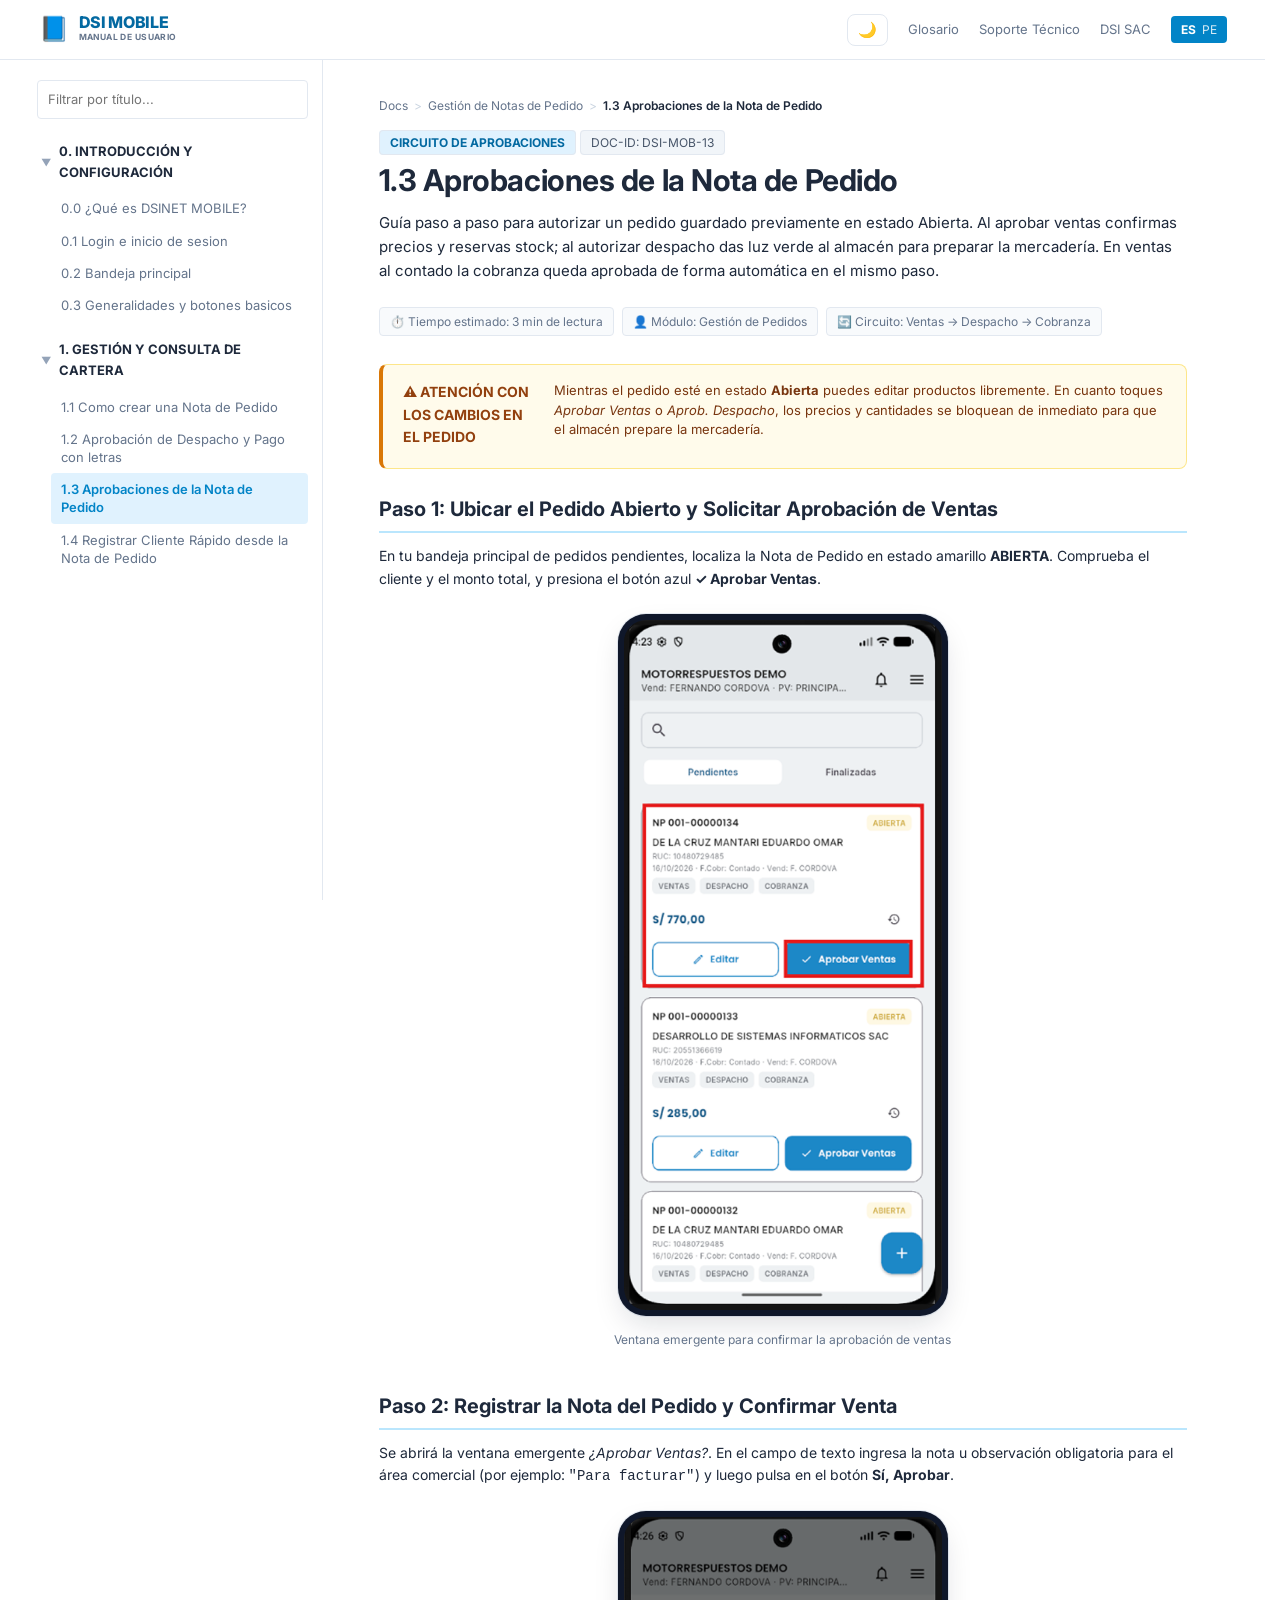
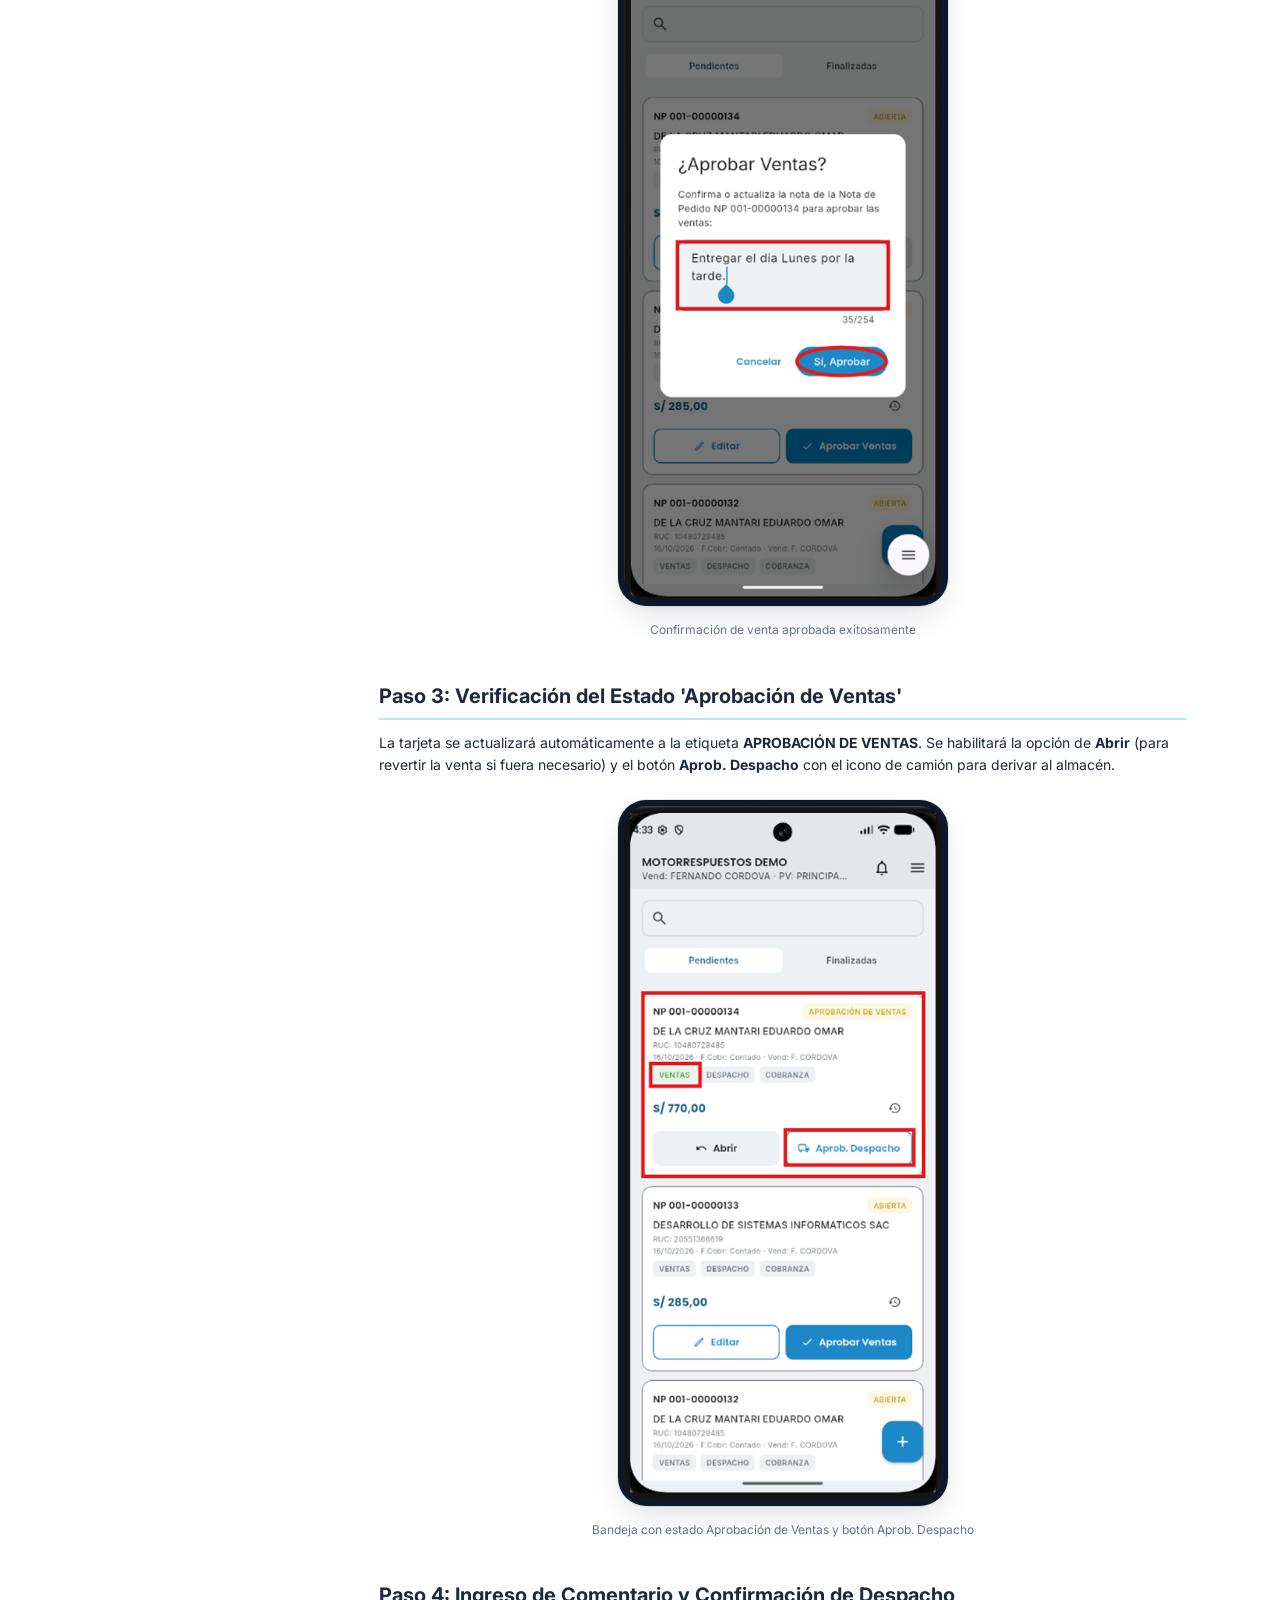
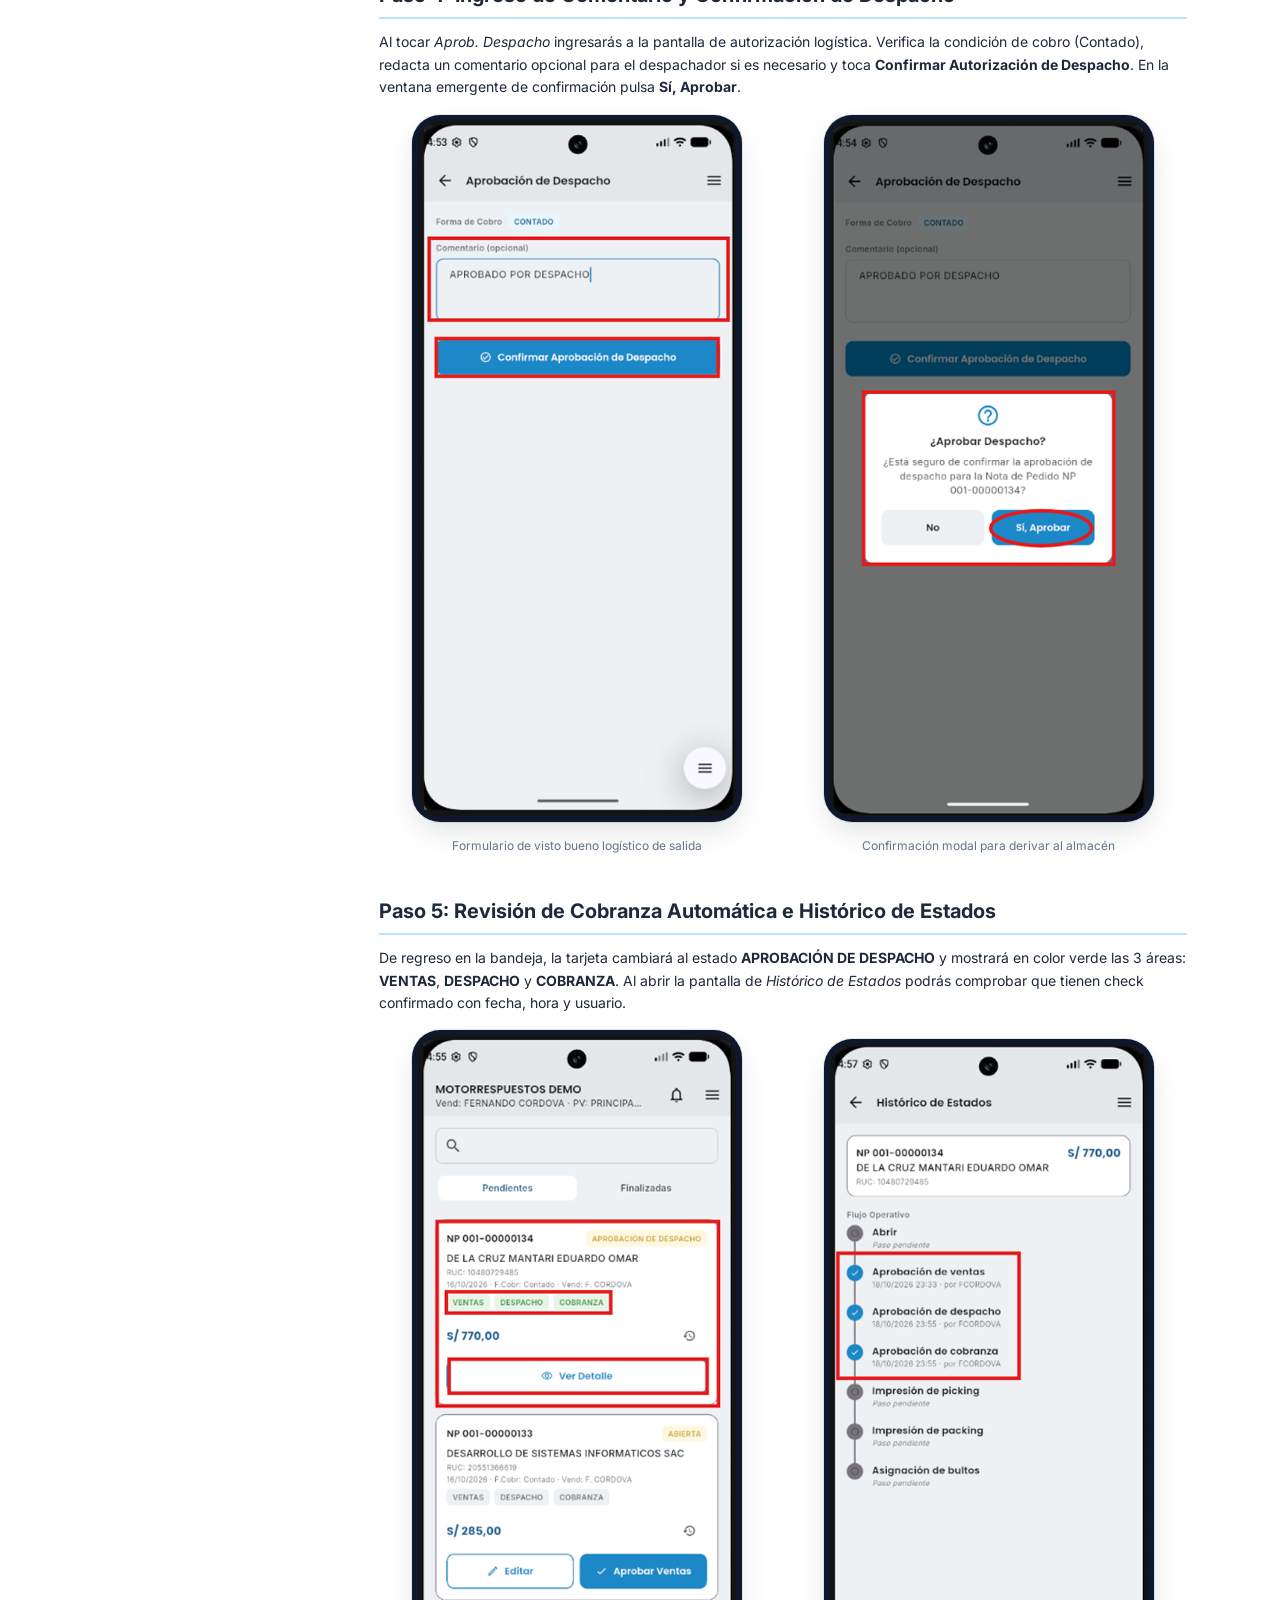
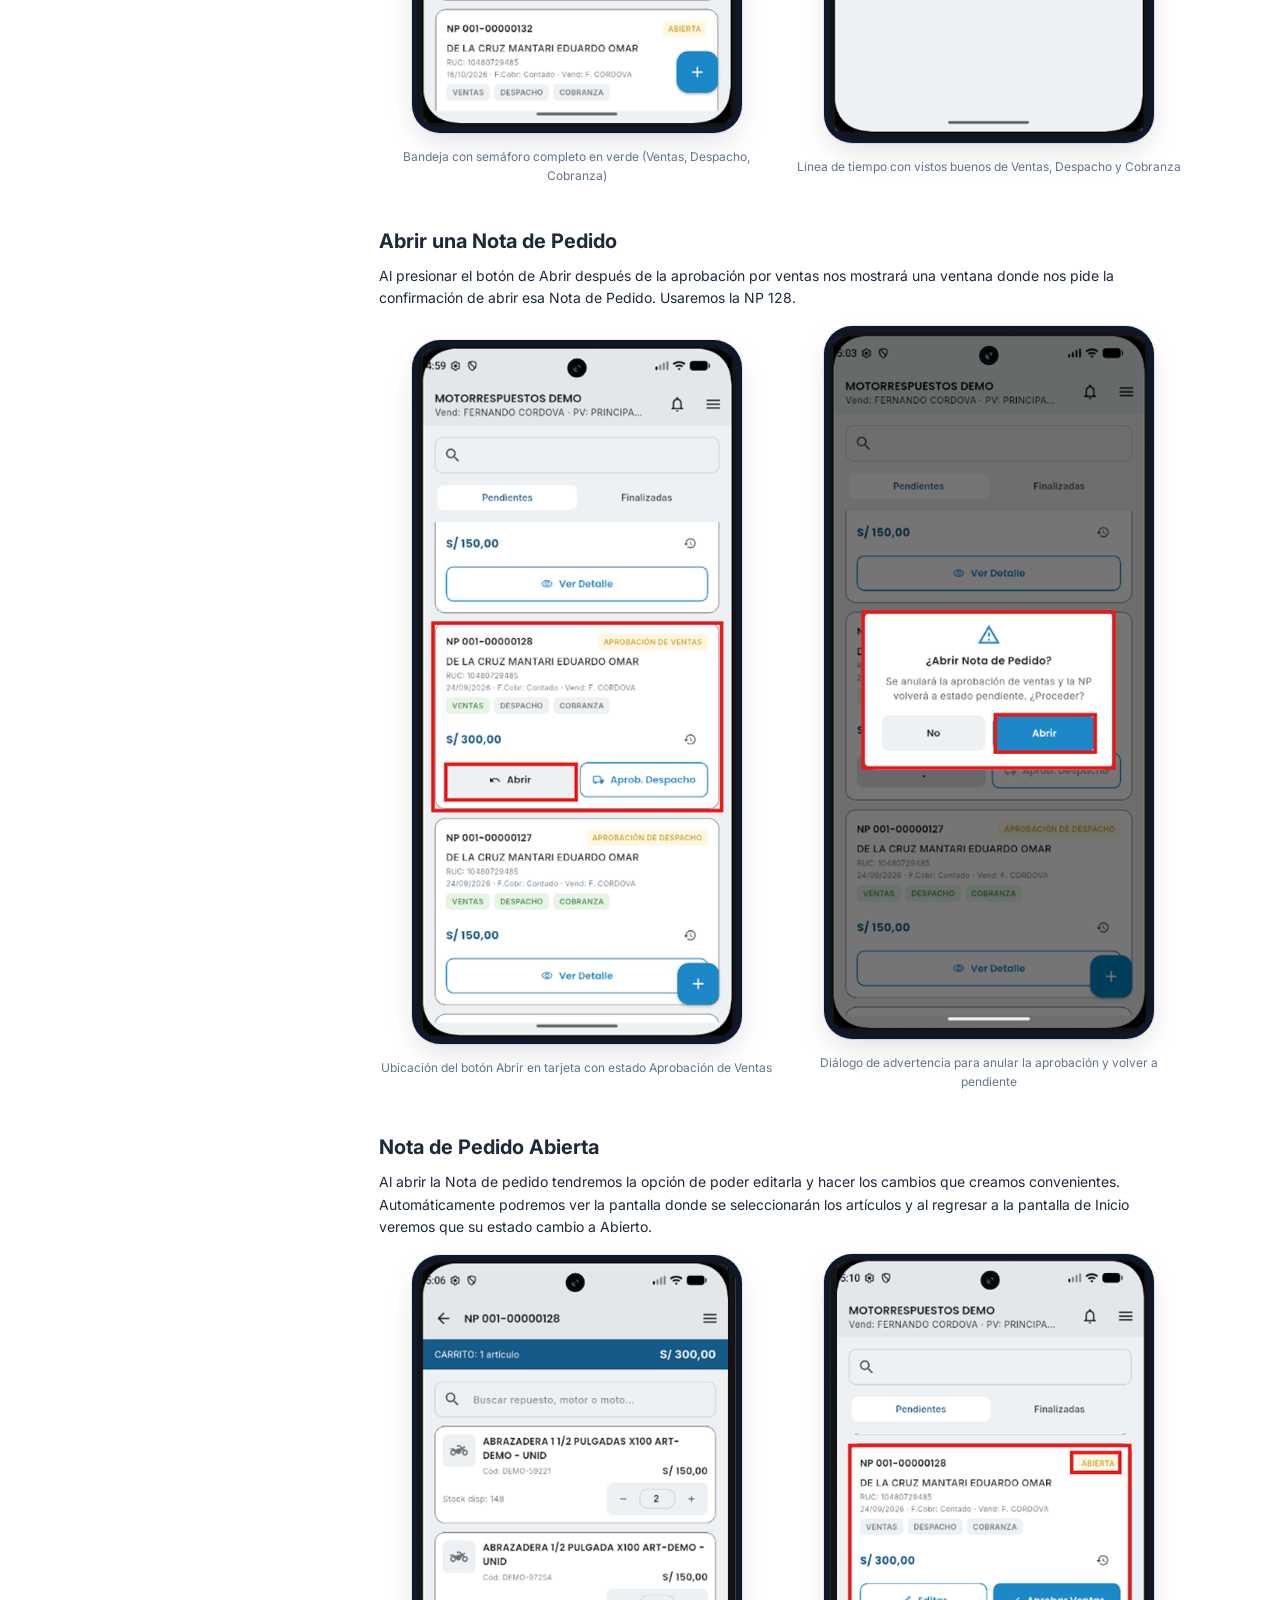
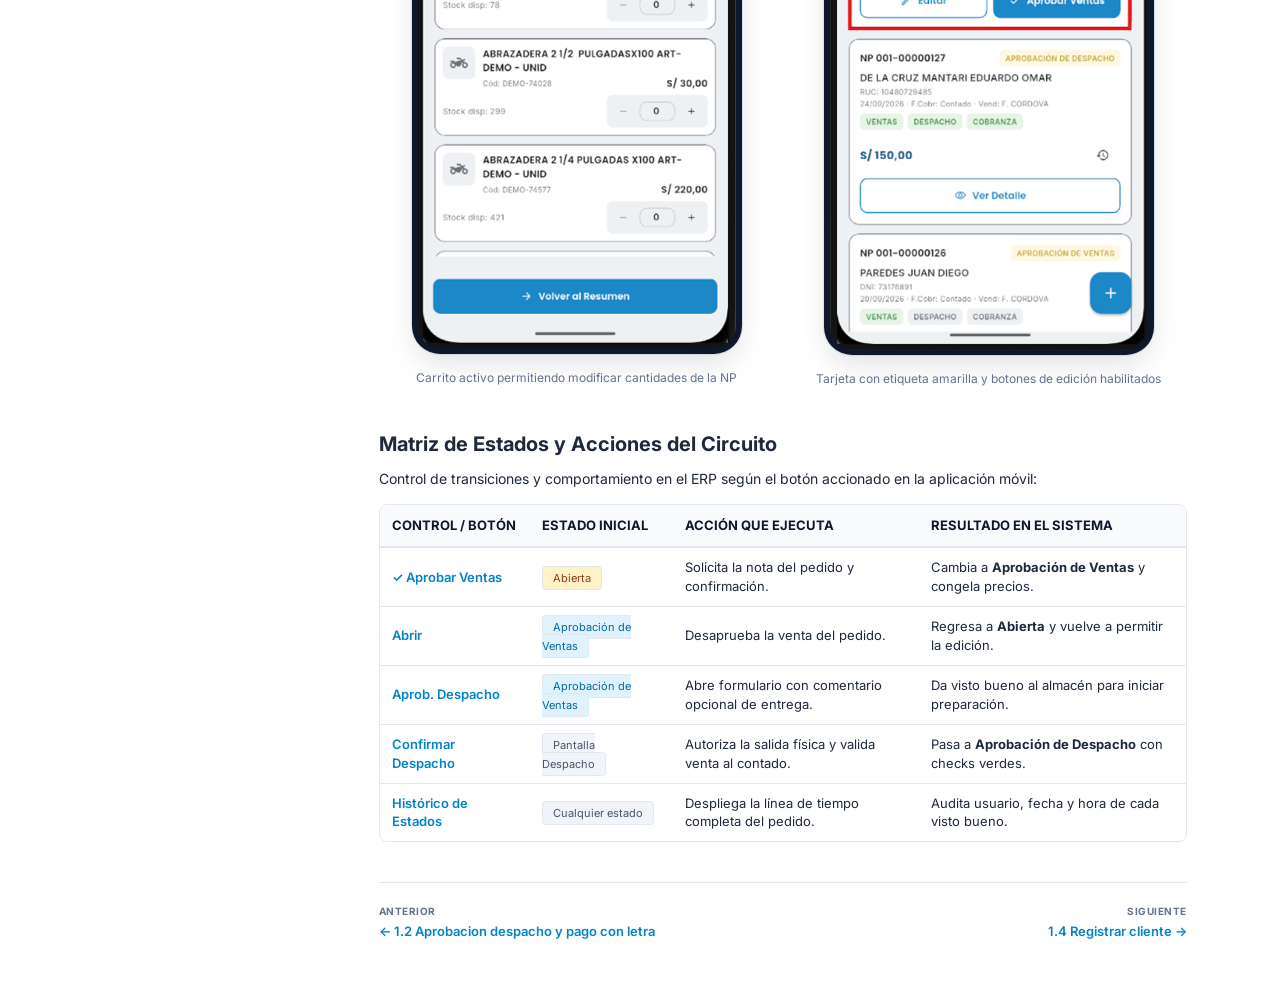
<file: 1.3-aprobaciones.html>
<!DOCTYPE html>
<html lang="es">
<head>
  <meta charset="UTF-8">
  <meta name="viewport" content="width=device-width, initial-scale=1.0, maximum-scale=1.0, user-scalable=no">
  <title>1.3 Aprobación de Despacho y Pago con letras - DSI Mobile</title>
  <link rel="stylesheet" href="styles.css">
  <link rel="preconnect" href="https://fonts.googleapis.com">
  <link rel="preconnect" href="https://fonts.gstatic.com" crossorigin>
  <link href="https://fonts.googleapis.com/css2?family=Inter:wght@400;500;600;700&display=swap" rel="stylesheet">
</head>
<body>

  <!-- 1. Header Superior Global -->
  <header class="topbar">
    <div class="topbar-inner">
      
      <div class="topbar-left">
        <!-- Botón menú hamburguesa para móviles -->
        <button class="mobile-menu-btn" id="mobileMenuBtn" aria-label="Abrir menú de navegación">☰</button>

        <div class="logo-box">
          <span class="logo-icon">📘</span>
          <div class="logo-text-group">
            <span class="logo-title">DSI MOBILE</span>
            <span class="logo-subtitle">MANUAL DE USUARIO</span>
          </div>
        </div>
      </div>

      <div class="topbar-right">
        <!-- BOTÓN MODO OSCURO (SIEMPRE VISIBLE) -->
        <button class="theme-toggle-btn" id="themeToggleBtn" aria-label="Cambiar tema visual" title="Modo Oscuro / Claro">
          <span class="theme-icon">🌙</span>
        </button>

        <!-- Estos enlaces son los únicos que se ocultarán en móvil -->
        <a href="#glosario" class="topbar-link">Glosario</a>
        <a href="#soporte" class="topbar-link">Soporte Técnico</a>
        <a href="#dsisac" class="topbar-link">DSI SAC</a>
        <div class="lang-selector">
          <span class="lang-active">ES</span>
          <span class="lang-country">PE</span>
        </div>
      </div>

    </div>
  </header>

  <!-- 2. Contenedor Maestro de 2 Columnas (.layout-container) -->
  <div class="layout-container">
    
    <!-- Columna 1: Sidebar Izquierdo (300px Fijo) -->
    <aside class="sidebar">
      <div class="sidebar-filter-wrapper">
        <input type="text" id="sidebarSearch" placeholder="Filtrar por título..." autocomplete="off">
      </div>

      <nav class="nav-tree">
        <!-- Grupo 0 -->
        <div class="nav-group">
          <button class="group-toggle" data-target="group-0">
            <span class="arrow">▼</span> 0. INTRODUCCIÓN Y CONFIGURACIÓN
          </button>
          <ul id="group-0" class="nav-subitems">
            <li>
              <a href="index.html">0.0 ¿Qué es DSINET MOBILE?</a>
            </li>
            <li>
              <a href="0.1-login.html">0.1 Login e inicio de sesion</a>
            </li>
            <li>
              <a href="0.2-bandeja-principal.html">0.2 Bandeja principal</a>
            </li>
            <li>
              <a href="0.3-generalidades.html">0.3 Generalidades y botones basicos</a>
            </li>
          </ul>
        </div>

        <!-- Grupo 1 -->
        <div class="nav-group">
          <button class="group-toggle" data-target="group-1">
            <span class="arrow">▼</span> 1. GESTIÓN Y CONSULTA DE CARTERA
          </button>
          <ul id="group-1" class="nav-subitems">
            <li>
              <a href="1.1-crear-nota-pedido.html">1.1 Como crear una Nota de Pedido</a>
            </li>
            <li>
              <a href="1.2-aprobacion-letras.html">1.2 Aprobación de Despacho y Pago con letras</a>
            </li>
            <li  class="active">
              <a href="1.3-aprobaciones.html">1.3 Aprobaciones de la Nota de Pedido</a>
            </li>
            <li>
              <a href="1.4-registrar-cliente.html">1.4 Registrar Cliente Rápido desde la Nota de Pedido</a>
            </li>
          </ul>
        </div>
      </nav>
    </aside>

    <!-- Columna 2: Contenido Principal (.main-content, máx. 920px) -->
    <main class="main-content">
      
      <!-- Migas de pan (Breadcrumbs) -->
      <nav class="breadcrumbs">
        <span>Docs</span>
        <span class="sep">&gt;</span>
        <span>Gestión de Notas de Pedido</span>
        <span class="sep">&gt;</span>
        <span class="current">1.3 Aprobaciones de la Nota de Pedido</span>
      </nav>

      <!-- Encabezado de la Pantalla -->
      <header class="content-header">
        <div class="badge-row" style="margin-bottom: 8px;">
          <span class="tag" style="background:#E0F2FE; color:#0369A1; font-weight:700;">CIRCUITO DE APROBACIONES</span>
          <span class="tag" style="background:#F1F5F9; color:#475569;">DOC-ID: DSI-MOB-13</span>
        </div>
        <h1 class="page-title">1.3 Aprobaciones de la Nota de Pedido</h1>
        <p class="lead-text">
          Guía paso a paso para autorizar un pedido guardado previamente en estado Abierta. Al aprobar ventas confirmas precios y reservas stock; al autorizar despacho das luz verde al almacén para preparar la mercadería. En ventas al contado la cobranza queda aprobada de forma automática en el mismo paso.
        </p>

        <div class="meta-tags">
          <span class="tag">⏱️ Tiempo estimado: 3 min de lectura</span>
          <span class="tag">👤 Módulo: Gestión de Pedidos</span>
          <span class="tag">🔄 Circuito: Ventas → Despacho → Cobranza</span>
        </div>
      </header>

      <!-- Callout: Advertencia Crítica de Edición -->
      <div class="callout-box" style="border-left: 4px solid #D97706; background-color: #FFFBEB; padding: 16px 20px; border-radius: 8px; margin-bottom: 24px;">
        <strong style="color: #92400E; display: block; font-size: 14px; margin-bottom: 4px;">⚠️ ATENCIÓN CON LOS CAMBIOS EN EL PEDIDO</strong>
        <p style="margin: 0; font-size: 13px; color: #78350F; line-height: 1.5;">
          Mientras el pedido esté en estado <strong>Abierta</strong> puedes editar productos libremente. En cuanto toques <em>Aprobar Ventas</em> o <em>Aprob. Despacho</em>, los precios y cantidades se bloquean de inmediato para que el almacén prepare la mercadería.
        </p>
      </div>

      <!-- ==========================================
           PASO 1 (Captura individual centrada)
      =========================================== -->
      <section class="section-block">
        <div class="step-header" style="border-bottom: 2px solid #BAE6FD; padding-bottom: 6px; margin-bottom: 12px;">
          <h2 class="section-title" style="margin:0;">Paso 1: Ubicar el Pedido Abierto y Solicitar Aprobación de Ventas</h2>
        </div>
        <p class="section-text">
          En tu bandeja principal de pedidos pendientes, localiza la Nota de Pedido en estado amarillo <strong>ABIERTA</strong>. Comprueba el cliente y el monto total, y presiona el botón azul <strong>✓ Aprobar Ventas</strong>.
        </p>

        <!-- Captura 1 individual centrada -->
        <div class="mobile-showcase">
          <div class="mobile-mockup-frame">
            <img src="IMAGENES/FUNCIONES/APROBACIONES/image 26.png" 
                 alt="Paso 1: Diálogo ¿Aprobar Ventas? con opción de confirmar" 
                 class="mobile-sharp-img">
          </div>
          <span class="mobile-caption">Ventana emergente para confirmar la aprobación de ventas</span>
        </div>
      </section>

      <!-- ==========================================
           PASO 2 (Captura individual centrada)
      =========================================== -->
      <section class="section-block">
        <div class="step-header" style="border-bottom: 2px solid #BAE6FD; padding-bottom: 6px; margin-bottom: 12px;">
          <h2 class="section-title" style="margin:0;">Paso 2: Registrar la Nota del Pedido y Confirmar Venta</h2>
        </div>
        <p class="section-text">
          Se abrirá la ventana emergente <em>¿Aprobar Ventas?</em>. En el campo de texto ingresa la nota u observación obligatoria para el área comercial (por ejemplo: <code>"Para facturar"</code>) y luego pulsa en el botón <strong>Sí, Aprobar</strong>.
        </p>

        <!-- Captura individual centrada con su marco de smartphone -->
        <div class="mobile-showcase">
          <div class="mobile-mockup-frame">
            <img src="IMAGENES/FUNCIONES/APROBACIONES/image 27.png" 
                 alt="Paso 2B: Diálogo emergente de confirmación de aprobación" 
                 class="mobile-sharp-img">
          </div>
          <span class="mobile-caption">Confirmación de venta aprobada exitosamente</span>
        </div>
      </section>

      <!-- ==========================================
           PASO 3 (Captura individual centrada)
      =========================================== -->
      <section class="section-block">
        <div class="step-header" style="border-bottom: 2px solid #BAE6FD; padding-bottom: 6px; margin-bottom: 12px;">
          <h2 class="section-title" style="margin:0;">Paso 3: Verificación del Estado 'Aprobación de Ventas'</h2>
        </div>
        <p class="section-text">
          La tarjeta se actualizará automáticamente a la etiqueta <strong>APROBACIÓN DE VENTAS</strong>. Se habilitará la opción de <strong>Abrir</strong> (para revertir la venta si fuera necesario) y el botón <strong>Aprob. Despacho</strong> con el icono de camión para derivar al almacén.
        </p>

        <!-- Captura individual centrada -->
        <div class="mobile-showcase">
          <div class="mobile-mockup-frame">
            <img src="IMAGENES/FUNCIONES/APROBACIONES/image 28.png" 
                 alt="Paso 3: Tarjeta con estado Aprobación de Ventas y botón de despacho" 
                 class="mobile-sharp-img">
          </div>
          <span class="mobile-caption">Bandeja con estado Aprobación de Ventas y botón Aprob. Despacho</span>
        </div>
      </section>

      <!-- ==========================================
           PASO 4 (Grilla de 2 columnas)
      =========================================== -->
      <section class="section-block">
        <div class="step-header" style="border-bottom: 2px solid #BAE6FD; padding-bottom: 6px; margin-bottom: 12px;">
          <h2 class="section-title" style="margin:0;">Paso 4: Ingreso de Comentario y Confirmación de Despacho</h2>
        </div>
        <p class="section-text">
          Al tocar <em>Aprob. Despacho</em> ingresarás a la pantalla de autorización logística. Verifica la condición de cobro (Contado), redacta un comentario opcional para el despachador si es necesario y toca <strong>Confirmar Autorización de Despacho</strong>. En la ventana emergente de confirmación pulsa <strong>Sí, Aprobar</strong>.
        </p>

        <!-- Grilla de 2 capturas en paralelo -->
        <div class="cards-grid" style="display: grid; grid-template-columns: repeat(2, 1fr); gap: 16px; margin: 16px 0 24px;">
          
          <div class="mobile-showcase" style="margin: 0 auto;">
            <div class="mobile-mockup-frame">
              <img src="IMAGENES/FUNCIONES/APROBACIONES/image 29.png" 
                   alt="Paso 4A: Pantalla de comentario de despacho y botón confirmar" 
                   class="mobile-sharp-img">
            </div>
            <span class="mobile-caption">Formulario de visto bueno logístico de salida</span>
          </div>

          <div class="mobile-showcase" style="margin: 0 auto;">
            <div class="mobile-mockup-frame">
              <img src="IMAGENES/FUNCIONES/APROBACIONES/image 30.png" 
                   alt="Paso 4B: Diálogo emergente ¿Aprobar Despacho?" 
                   class="mobile-sharp-img">
            </div>
            <span class="mobile-caption">Confirmación modal para derivar al almacén</span>
          </div>

        </div>
      </section>

      <!-- ==========================================
           PASO 5 (Grilla de 2 columnas)
      =========================================== -->
      <section class="section-block">
        <div class="step-header" style="border-bottom: 2px solid #BAE6FD; padding-bottom: 6px; margin-bottom: 12px;">
          <h2 class="section-title" style="margin:0;">Paso 5: Revisión de Cobranza Automática e Histórico de Estados</h2>
        </div>
        <p class="section-text">
          De regreso en la bandeja, la tarjeta cambiará al estado <strong>APROBACIÓN DE DESPACHO</strong> y mostrará en color verde las 3 áreas: <strong>VENTAS</strong>, <strong>DESPACHO</strong> y <strong>COBRANZA</strong>. Al abrir la pantalla de <em>Histórico de Estados</em> podrás comprobar que tienen check confirmado con fecha, hora y usuario.
        </p>

        <!-- Grilla de 2 capturas en paralelo -->
        <div class="cards-grid" style="display: grid; grid-template-columns: repeat(2, 1fr); gap: 16px; margin: 16px 0 24px;">
          
          <!-- Captura 5A: Tarjeta con los 3 checks verdes en la bandeja -->
          <div class="mobile-showcase" style="margin: 0 auto;">
            <div class="mobile-mockup-frame">
              <img src="IMAGENES/FUNCIONES/APROBACIONES/image 31.png" 
                   alt="Paso 5A: Tarjeta en bandeja con estados Ventas, Despacho y Cobranza en verde" 
                   class="mobile-sharp-img">
            </div>
            <span class="mobile-caption">Bandeja con semáforo completo en verde (Ventas, Despacho, Cobranza)</span>
          </div>

          <!-- Captura 5B: Histórico de Estados detallado -->
          <div class="mobile-showcase" style="margin: 0 auto;">
            <div class="mobile-mockup-frame">
              <img src="IMAGENES/FUNCIONES/APROBACIONES/image 32.png" 
                   alt="Paso 5B: Histórico de Estados con los 3 checks confirmados" 
                   class="mobile-sharp-img">
            </div>
            <span class="mobile-caption">Línea de tiempo con vistos buenos de Ventas, Despacho y Cobranza</span>
          </div>

        </div>
      </section>

      <!-- ==========================================
           ABRIR UNA NOTA DE PEDIDO (Grilla de 2 columnas)
      =========================================== -->
      <section class="section-block">
        <h2 class="section-title">Abrir una Nota de Pedido</h2>
        <p class="section-text">
          Al presionar el botón de Abrir después de la aprobación por ventas nos mostrará una ventana donde nos pide la confirmación de abrir esa Nota de Pedido. Usaremos la NP 128.
        </p>

        <div class="cards-grid" style="display: grid; grid-template-columns: repeat(2, 1fr); gap: 16px; margin: 16px 0 24px;">
          <div class="mobile-showcase" style="margin: 0 auto;">
            <div class="mobile-mockup-frame">
              <img src="IMAGENES/FUNCIONES/APROBACIONES/image 33.png" 
                   alt="Bandeja con NP 128 y botón Abrir" 
                   class="mobile-sharp-img">
            </div>
            <span class="mobile-caption">Ubicación del botón Abrir en tarjeta con estado Aprobación de Ventas</span>
          </div>

          <div class="mobile-showcase" style="margin: 0 auto;">
            <div class="mobile-mockup-frame">
              <img src="IMAGENES/FUNCIONES/APROBACIONES/image 34.png" 
                   alt="Ventana modal ¿Abrir Nota de Pedido?" 
                   class="mobile-sharp-img">
            </div>
            <span class="mobile-caption">Diálogo de advertencia para anular la aprobación y volver a pendiente</span>
          </div>
        </div>
      </section>

      <!-- ==========================================
           NOTA DE PEDIDO ABIERTA (Grilla de 2 columnas)
      =========================================== -->
      <section class="section-block">
        <h2 class="section-title">Nota de Pedido Abierta</h2>
        <p class="section-text">
          Al abrir la Nota de pedido tendremos la opción de poder editarla y hacer los cambios que creamos convenientes. Automáticamente podremos ver la pantalla donde se seleccionarán los artículos y al regresar a la pantalla de Inicio veremos que su estado cambio a Abierto.
        </p>

        <div class="cards-grid" style="display: grid; grid-template-columns: repeat(2, 1fr); gap: 16px; margin: 16px 0 24px;">
          <div class="mobile-showcase" style="margin: 0 auto;">
            <div class="mobile-mockup-frame">
              <img src="IMAGENES/FUNCIONES/APROBACIONES/image 35.png" 
                   alt="Pantalla de selección de artículos para edición" 
                   class="mobile-sharp-img">
            </div>
            <span class="mobile-caption">Carrito activo permitiendo modificar cantidades de la NP</span>
          </div>

          <div class="mobile-showcase" style="margin: 0 auto;">
            <div class="mobile-mockup-frame">
              <img src="IMAGENES/FUNCIONES/APROBACIONES/image 36.png" 
                   alt="Bandeja principal con tarjeta en estado Abierto" 
                   class="mobile-sharp-img">
            </div>
            <span class="mobile-caption">Tarjeta con etiqueta amarilla y botones de edición habilitados</span>
          </div>
        </div>
      </section>

      <!-- ==========================================
           TABLA TÉCNICA: MATRIZ DE ESTADOS Y ACCIONES
      =========================================== -->
      <section class="section-block" style="margin-top: 32px;">
        <h2 class="section-title">Matriz de Estados y Acciones del Circuito</h2>
        <p class="section-text">
          Control de transiciones y comportamiento en el ERP según el botón accionado en la aplicación móvil:
        </p>

        <div class="table-container" style="overflow-x: auto; margin-top: 14px;">
          <table class="tech-table" style="width: 100%; border-collapse: collapse; font-size: 13px;">
            <thead>
              <tr style="background-color: #F1F5F9; border-bottom: 2px solid #E2E8F0; text-align: left;">
                <th style="padding: 10px 12px; color: #0F172A;">CONTROL / BOTÓN</th>
                <th style="padding: 10px 12px; color: #0F172A;">ESTADO INICIAL</th>
                <th style="padding: 10px 12px; color: #0F172A;">ACCIÓN QUE EJECUTA</th>
                <th style="padding: 10px 12px; color: #0F172A;">RESULTADO EN EL SISTEMA</th>
              </tr>
            </thead>
            <tbody>
              <tr style="border-bottom: 1px solid #E2E8F0;">
                <td style="padding: 10px 12px; font-weight: 600; color: #0284C7;">✓ Aprobar Ventas</td>
                <td style="padding: 10px 12px;"><span class="tag" style="background:#FEF3C7; color:#92400E; font-size:11px;">Abierta</span></td>
                <td style="padding: 10px 12px;">Solicita la nota del pedido y confirmación.</td>
                <td style="padding: 10px 12px;">Cambia a <strong>Aprobación de Ventas</strong> y congela precios.</td>
              </tr>
              <tr style="border-bottom: 1px solid #E2E8F0;">
                <td style="padding: 10px 12px; font-weight: 600; color: #0284C7;">Abrir</td>
                <td style="padding: 10px 12px;"><span class="tag" style="background:#E0F2FE; color:#0369A1; font-size:11px;">Aprobación de Ventas</span></td>
                <td style="padding: 10px 12px;">Desaprueba la venta del pedido.</td>
                <td style="padding: 10px 12px;">Regresa a <strong>Abierta</strong> y vuelve a permitir la edición.</td>
              </tr>
              <tr style="border-bottom: 1px solid #E2E8F0;">
                <td style="padding: 10px 12px; font-weight: 600; color: #0284C7;">Aprob. Despacho</td>
                <td style="padding: 10px 12px;"><span class="tag" style="background:#E0F2FE; color:#0369A1; font-size:11px;">Aprobación de Ventas</span></td>
                <td style="padding: 10px 12px;">Abre formulario con comentario opcional de entrega.</td>
                <td style="padding: 10px 12px;">Da visto bueno al almacén para iniciar preparación.</td>
              </tr>
              <tr style="border-bottom: 1px solid #E2E8F0;">
                <td style="padding: 10px 12px; font-weight: 600; color: #0284C7;">Confirmar Despacho</td>
                <td style="padding: 10px 12px;"><span class="tag" style="background:#F1F5F9; color:#475569; font-size:11px;">Pantalla Despacho</span></td>
                <td style="padding: 10px 12px;">Autoriza la salida física y valida venta al contado.</td>
                <td style="padding: 10px 12px;">Pasa a <strong>Aprobación de Despacho</strong> con checks verdes.</td>
              </tr>
              <tr>
                <td style="padding: 10px 12px; font-weight: 600; color: #0284C7;">Histórico de Estados</td>
                <td style="padding: 10px 12px;"><span class="tag" style="background:#F1F5F9; color:#475569; font-size:11px;">Cualquier estado</span></td>
                <td style="padding: 10px 12px;">Despliega la línea de tiempo completa del pedido.</td>
                <td style="padding: 10px 12px;">Audita usuario, fecha y hora de cada visto bueno.</td>
              </tr>
            </tbody>
          </table>
        </div>
      </section>

      <!-- Paginación Inferior Conectada tal cual el PDF -->
      <footer class="pagination-footer" style="margin-top: 36px; display: flex; justify-content: space-between; border-top: 1px solid #E2E8F0; padding-top: 20px;">
        <a href="1.2-aprobacion-letras.html" class="nav-prev" style="text-decoration: none;">
          <span class="nav-sub" style="font-size: 10px; font-weight: 700; color: #64748B; text-transform: uppercase;">ANTERIOR</span>
          <span class="nav-link" style="display: block; font-weight: 600; color: #0284C7;">← 1.2 Aprobacion despacho y pago con letra</span>
        </a>
        <a href="1.4-registrar-cliente.html" class="nav-next" style="text-decoration: none; text-align: right;">
          <span class="nav-sub" style="font-size: 10px; font-weight: 700; color: #64748B; text-transform: uppercase;">SIGUIENTE</span>
          <span class="nav-link" style="display: block; font-weight: 600; color: #0284C7;">1.4 Registrar cliente →</span>
        </a>
      </footer>
      <script src="main.js"></script>
    </main>
</file>
<file: styles.css>
/* ==========================================================================
   0. RESET, VIEWPORT & BLOQUEO DE ZOOM / SCROLLBAR
   ========================================================================== */
html {
  /* Reserva de forma permanente el espacio de la barra vertical para que nunca dé saltos en desktop */
  scrollbar-gutter: stable;
  overflow-y: scroll;
  scroll-behavior: smooth;
  text-size-adjust: 100%;
  -webkit-text-size-adjust: 100%;
}

:root {
  /* Paleta Corporativa Oficial DSI-NET */
  --color-bg: #FFFFFF;
  --color-bg-alt: #F8FAFC;
  --color-surface: #F1F5F9;
  --color-border: #E2E8F0;
  --color-border-strong: #CBD5E1;
  --color-text: #1E293B;
  --color-text-muted: #64748B;
  --color-text-faint: #94A3B8;
  --color-primary: #0284C7;
  --color-primary-dark: #0369A1;
  --color-primary-soft: #E0F2FE;
  --color-warning: #B45309;
  --color-warning-bg: #FFFBEB;
  --color-warning-border: #FDE68A;
  --color-success: #15803D;
  --color-success-bg: #DCFCE7;

  /* Tipografía Oficial 100% Inter */
  --font-base: 'Inter', -apple-system, BlinkMacSystemFont, 'Segoe UI', Roboto, sans-serif;
  --font-mono: 'SFMono-Regular', Consolas, 'Liberation Mono', Menlo, monospace;

  /* Layout Base Desktop */
  --sidebar-width: 300px;
  --content-width: 920px;
  --layout-max-width: 1220px;
  --topbar-height: 60px;
  --radius-sm: 4px;
  --radius-md: 8px;
  --shadow-sm: 0 1px 2px rgba(15, 23, 42, 0.06);
}

*, *::before, *::after {
  box-sizing: border-box;
  margin: 0;
  padding: 0;
}

body {
  margin: 0;
  font-family: var(--font-base);
  color: var(--color-text);
  background: var(--color-bg);
  font-size: 14px;
  line-height: 1.6;
  -webkit-font-smoothing: antialiased;
}

a {
  color: inherit;
  text-decoration: none;
}

ul {
  list-style: none;
  margin: 0;
  padding: 0;
}

img {
  max-width: 100%;
  display: block;
}

:focus-visible {
  outline: 2px solid var(--color-primary);
  outline-offset: 2px;
}

/* ==========================================================================
   1. TOPBAR GLOBAL
   ========================================================================== */
.topbar {
  height: var(--topbar-height);
  border-bottom: 1px solid var(--color-border);
  background: var(--color-bg);
  position: sticky;
  top: 0;
  z-index: 100;
  width: 100%;
}

.topbar__inner,
.topbar-inner {
  max-width: var(--layout-max-width);
  margin: 0 auto;
  height: 100%;
  display: flex;
  align-items: center;
  justify-content: space-between;
  padding: 0 16px;
  flex-wrap: nowrap;
  gap: 20px;
}

.topbar__left,
.topbar-left {
  display: flex;
  align-items: center;
  gap: 24px;
  flex-shrink: 0;
}

.topbar__brand,
.logo-box {
  display: flex;
  align-items: center;
  gap: 10px;
  flex-shrink: 0;
}

.logo-icon {
  font-size: 24px;
}

.logo-text-group {
  display: flex;
  flex-direction: column;
}

.topbar__logo,
.logo-title {
  font-weight: 800;
  font-size: 16px;
  color: var(--color-primary-dark);
  letter-spacing: -0.02em;
  line-height: 1.1;
}

.topbar__logo-sub,
.logo-subtitle {
  color: var(--color-text-muted);
  font-size: 8.5px;
  font-weight: 700;
  letter-spacing: 0.05em;
  text-transform: uppercase;
}

.topbar__search,
.global-search-bar {
  width: 380px;
  flex-shrink: 0;
  position: relative;
  display: flex;
  align-items: center;
  background: var(--color-bg-alt);
  border: 1px solid var(--color-border);
  border-radius: var(--radius-md);
  padding: 0 12px;
  height: 36px;
  color: var(--color-text-muted);
}

.topbar__search:focus-within,
.global-search-bar:focus-within {
  border-color: var(--color-primary);
  background: #FFFFFF;
}

.topbar__search input,
.global-search-bar input {
  width: 100%;
  border: none;
  background: none;
  outline: none;
  font: inherit;
  font-size: 13px;
  color: var(--color-text);
  padding-left: 20px;
}

.topbar__search-icon,
.global-search-bar .search-icon {
  position: absolute;
  left: 10px;
  font-size: 13px;
  color: var(--color-text-muted);
}

.topbar__kbd,
.shortcut-key {
  position: absolute;
  right: 8px;
  font-family: var(--font-mono);
  font-size: 10.5px;
  color: var(--color-text-muted);
  background: var(--color-bg);
  border: 1px solid var(--color-border-strong);
  border-radius: var(--radius-sm);
  padding: 2px 6px;
  flex-shrink: 0;
}

.topbar__links,
.topbar-right {
  display: flex;
  align-items: center;
  gap: 20px;
  flex-shrink: 0;
}

.topbar__link,
.topbar-link {
  font-size: 13px;
  color: var(--color-text-muted);
  white-space: nowrap;
}

.topbar__link:hover,
.topbar-link:hover {
  color: var(--color-primary);
}

.topbar__lang,
.lang-selector {
  display: flex;
  align-items: center;
  gap: 6px;
  background: var(--color-primary);
  color: #FFFFFF;
  font-size: 12px;
  font-weight: 700;
  padding: 4px 10px;
  border-radius: var(--radius-sm);
  white-space: nowrap;
}

.lang-country {
  font-weight: 400;
  opacity: 0.85;
}

/* ==========================================================================
   2. LAYOUT MAESTRO
   ========================================================================== */
.layout,
.layout-container {
  display: flex;
  width: 100%;
  max-width: var(--layout-max-width);
  margin: 0 auto;
  min-height: calc(100vh - var(--topbar-height));
  align-items: flex-start;
}

/* ==========================================================================
   3. SIDEBAR / MENÚ LATERAL (Desktop: 300px fijo)
   ========================================================================== */
.sidebar {
  width: var(--sidebar-width);
  min-width: var(--sidebar-width);
  max-width: var(--sidebar-width);
  flex: 0 0 var(--sidebar-width);
  height: calc(100vh - var(--topbar-height));
  position: sticky;
  top: var(--topbar-height);
  border-right: 1px solid var(--color-border);
  display: flex;
  flex-direction: column;
  background: var(--color-bg);
  padding: 20px 14px;
}

.sidebar__filter,
.sidebar-filter-wrapper {
  margin-bottom: 16px;
  flex-shrink: 0;
}

.sidebar__filter input,
.sidebar-filter-wrapper input {
  width: 100%;
  font: inherit;
  font-size: 13px;
  padding: 8px 10px;
  border: 1px solid var(--color-border);
  border-radius: var(--radius-sm);
  outline: none;
  background: var(--color-bg);
}

.sidebar__filter input:focus,
.sidebar-filter-wrapper input:focus {
  border-color: var(--color-primary);
}

.toc,
.nav-tree {
  flex: 1;
  overflow-y: auto;
}

.nav-group {
  margin-bottom: 12px;
}

.group-toggle {
  width: 100%;
  text-align: left;
  background: none;
  border: none;
  font: inherit;
  font-size: 13px;
  font-weight: 700;
  color: var(--color-text);
  padding: 6px 4px;
  cursor: pointer;
  display: flex;
  align-items: center;
  gap: 8px;
}

.group-toggle .arrow {
  font-size: 10px;
  color: var(--color-text-faint);
  transition: transform 0.2s ease;
}

.nav-subitems {
  list-style: none;
  padding-left: 14px;
  margin-top: 4px;
}

.toc__link,
.nav-subitems a {
  display: block;
  font-size: 13px;
  color: var(--color-text-muted);
  padding: 7px 10px;
  border-radius: var(--radius-sm);
  line-height: 1.4;
}

.toc__link:hover,
.nav-subitems a:hover {
  color: var(--color-text);
  background: var(--color-surface);
}

.toc__link--active,
.toc__link.is-active,
.nav-subitems li.active a {
  color: var(--color-primary) !important;
  background: var(--color-primary-soft) !important;
  font-weight: 600;
}

/* ==========================================================================
   4. CONTENIDO PRINCIPAL (Desktop: 920px máx)
   ========================================================================== */
.content,
.main-content {
  flex: 1;
  min-width: 0;
  max-width: var(--content-width);
  padding: 36px 56px 60px;
  background: var(--color-bg);
}

.content__inner {
  width: 100%;
}

.breadcrumb,
.breadcrumbs {
  font-size: 12px;
  color: var(--color-text-muted);
  margin-bottom: 16px;
  display: flex;
  align-items: center;
  gap: 6px;
}

.breadcrumb a:hover,
.breadcrumbs a:hover {
  color: var(--color-primary);
}

.breadcrumb [aria-current="page"],
.breadcrumbs .current {
  color: var(--color-text);
  font-weight: 600;
}

.breadcrumbs .sep {
  color: var(--color-border-strong);
}

.content__title,
.page-title {
  font-size: 30px;
  font-weight: 700;
  letter-spacing: -0.015em;
  margin: 0 0 12px;
  color: var(--color-text);
  line-height: 1.25;
}

.content__lead,
.lead-text {
  font-size: 15px;
  color: var(--color-text);
  margin-bottom: 24px;
  line-height: 1.6;
}

.meta-tags {
  display: flex;
  flex-wrap: wrap;
  gap: 8px;
  margin-bottom: 28px;
}

.tag {
  background-color: var(--color-bg-alt);
  border: 1px solid var(--color-border);
  padding: 4px 10px;
  font-size: 12px;
  border-radius: var(--radius-sm);
  color: var(--color-text-muted);
}

/* ==========================================================================
   5. CALLOUTS / AVISOS
   ========================================================================== */
.callout,
.callout-box {
  display: flex;
  gap: 12px;
  align-items: flex-start;
  padding: 16px 20px;
  border-radius: var(--radius-md);
  border: 1px solid var(--color-warning-border);
  background: var(--color-warning-bg);
  color: #78350F;
  margin-bottom: 32px;
  font-size: 13.5px;
}

.callout-content {
  display: flex;
  gap: 12px;
  align-items: flex-start;
}

.callout p,
.callout-content p {
  margin: 0;
  line-height: 1.6;
}

.callout__icon,
.warning-icon {
  font-size: 18px;
  color: var(--color-warning);
  flex-shrink: 0;
}

/* ==========================================================================
   6. SECCIONES Y TARJETAS
   ========================================================================== */
.doc-section,
.section-block {
  margin-bottom: 40px;
}

.doc-section__title,
.section-title {
  font-size: 20px;
  font-weight: 700;
  color: var(--color-text);
  margin-bottom: 8px;
}

.doc-section__desc,
.section-subtext {
  font-size: 14px;
  color: var(--color-text-muted);
  margin-bottom: 18px;
}

.cards-grid {
  display: grid;
  grid-template-columns: repeat(3, 1fr);
  gap: 16px;
  margin-bottom: 24px;
}

.feature-card {
  border: 1px solid var(--color-border);
  border-radius: var(--radius-md);
  padding: 18px;
  background: #FFFFFF;
}

.feature-icon {
  font-size: 22px;
  margin-bottom: 10px;
}

.feature-card h3 {
  font-size: 14px;
  font-weight: 700;
  margin-bottom: 6px;
  color: var(--color-text);
}

.feature-card p {
  font-size: 12.5px;
  color: var(--color-text-muted);
  line-height: 1.45;
}

/* ==========================================================================
   7. PLACEHOLDERS PARA FIGMA
   ========================================================================== */
.screenshot-container,
.screenshot-wrapper {
  margin: 16px 0 28px;
}

.img-placeholder {
  border: 2px dashed var(--color-border-strong);
  border-radius: var(--radius-md);
  background: var(--color-bg-alt);
  padding: 40px 20px;
  text-align: center;
  display: flex;
  flex-direction: column;
  align-items: center;
  justify-content: center;
  gap: 8px;
}

.placeholder-icon {
  font-size: 30px;
}

.placeholder-title {
  font-size: 14px;
  font-weight: 600;
  color: var(--color-text);
}

.placeholder-caption,
.placeholder-hint {
  font-size: 12px;
  color: var(--color-text-muted);
}

/* ==========================================================================
   8. TABLAS DE DATOS TÉCNICOS
   ========================================================================== */
.table-wrap,
.table-container {
  overflow-x: auto;
  border: 1px solid var(--color-border);
  border-radius: var(--radius-md);
  margin-bottom: 24px;
  -webkit-overflow-scrolling: touch;
}

.data-table,
.tech-table {
  width: 100%;
  border-collapse: collapse;
  font-size: 13px;
  text-align: left;
}

.data-table th,
.tech-table th {
  background: var(--color-bg-alt);
  color: var(--color-text);
  font-weight: 700;
  padding: 12px 14px;
  border-bottom: 1px solid var(--color-border);
  white-space: nowrap;
}

.data-table td,
.tech-table td {
  padding: 12px 14px;
  border-bottom: 1px solid var(--color-border);
  color: var(--color-text);
  line-height: 1.45;
}

.data-table tr:last-child td,
.tech-table tr:last-child td {
  border-bottom: none;
}

.data-table tr:hover,
.tech-table tr:hover {
  background: var(--color-bg-alt);
}

.col-highlight {
  font-weight: 600;
  color: var(--color-primary-dark);
}

/* ==========================================================================
   9. NAVEGACIÓN INFERIOR (PAGINACIÓN)
   ========================================================================== */
.page-nav,
.pagination-footer {
  display: flex;
  justify-content: space-between;
  margin-top: 48px;
  padding-top: 24px;
  border-top: 1px solid var(--color-border);
  gap: 16px;
}

.nav-prev,
.nav-next {
  display: flex;
  flex-direction: column;
}

.nav-next {
  align-items: flex-end;
}

.nav-sub {
  font-size: 11px;
  font-weight: 700;
  color: var(--color-text-faint);
  letter-spacing: 0.5px;
}

.nav-link {
  font-size: 13px;
  font-weight: 600;
  color: var(--color-primary);
  margin-top: 2px;
  cursor: pointer;
}

/* ==========================================================================
   10. VISTA PREVIA DE CAPTURAS MÓVILES (CENTRADO Y ALTA DEFINICIÓN)
   ========================================================================== */
.mobile-showcase {
  display: flex;
  flex-direction: column;
  align-items: center;
  justify-content: center;
  width: 100%;
  margin: 24px auto 32px;
  text-align: center;
}

.mobile-mockup-frame {
  width: 100%;
  max-width: 330px;
  background-color: #0F172A;
  padding: 6px;
  border-radius: 28px;
  box-shadow: 0 12px 30px -6px rgba(15, 23, 42, 0.15),
              0 0 0 1px rgba(226, 232, 240, 0.8);
  overflow: hidden;
  margin: 0 auto;
}

.mobile-sharp-img {
  width: 100%;
  height: auto;
  display: block;
  border-radius: 22px;
  object-fit: contain;
  image-rendering: auto;
  image-rendering: -webkit-optimize-contrast;
  transform: translateZ(0);
}

.mobile-caption {
  font-size: 12px;
  color: #64748B;
  margin-top: 14px;
  display: block;
}

/* ==========================================================================
   11. RENDERIZADO NÍTIDO Y SOPORTE PARA TODAS LAS CAPTURAS
   ========================================================================== */
.screenshot-container img,
.screenshot-wrapper img,
.img-placeholder img {
  width: 100%;
  height: auto;
  display: block;
  object-fit: contain;
  image-rendering: -webkit-optimize-contrast;
  image-rendering: crisp-edges;
  transform: translateZ(0);
}

.img-placeholder:has(img) {
  padding: 0;
  border: none;
  background: transparent;
}

/* ==========================================================================
   12. MEDIA QUERIES (COMPORTAMIENTO RESPONSIVE PARA SMARTPHONES Y TABLETS)
   ========================================================================== */

/* Tablets intermedias (menor a 1024px) */
@media (max-width: 1024px) {
  .topbar-inner {
    padding: 0 16px;
  }
  
  .global-search-bar {
    width: 260px;
  }
  
  .main-content {
    padding: 28px 32px 48px;
  }
}

/* Teléfonos y pantallas móviles (menor a 768px) */
@media (max-width: 768px) {
  /* Elimina el forzado de barra de desplazamiento fija en celular */
  html {
    scrollbar-gutter: auto;
    overflow-y: auto;
  }

  /* 1. Header adaptativo: una sola fila horizontal fija */
  .topbar {
    height: 60px !important;
    padding: 0 !important;
  }

  .topbar-inner {
    display: flex !important;
    flex-direction: row !important;
    flex-wrap: nowrap !important;
    align-items: center !important;
    justify-content: space-between !important;
    height: 100% !important;
    padding: 0 12px !important;
    gap: 8px !important;
  }

  /* Agrupa en una sola línea: ☰ + Botón Modo Oscuro + Logo */
  .topbar-left {
    display: flex !important;
    flex-direction: row !important;
    align-items: center !important;
    justify-content: flex-start !important;
    gap: 8px !important;
    flex-shrink: 0 !important;
    width: auto !important;
  }

  /* Botón hamburguesa visible y accesible */
  .mobile-menu-btn {
    display: inline-flex !important;
    align-items: center;
    justify-content: center;
    background: transparent !important;
    border: none !important;
    font-size: 24px !important;
    line-height: 1 !important;
    color: #0F172A !important;
    cursor: pointer;
    padding: 4px !important;
    margin: 0 !important;
    min-width: 32px !important;
    min-height: 32px !important;
    z-index: 101;
  }

  body.dark-mode .mobile-menu-btn {
    color: #F8FAFC !important;
  }

  /* Botón de Modo Oscuro compacto al lado */
  .theme-toggle-btn {
    display: inline-flex !important;
    align-items: center;
    justify-content: center;
    font-size: 15px !important;
    padding: 4px 8px !important;
    margin: 0 !important;
    cursor: pointer;
    border-radius: 6px;
    border: 1px solid #CBD5E1;
    background: transparent;
  }

  body.dark-mode .theme-toggle-btn {
    border-color: #334155 !important;
    color: #F8FAFC !important;
  }

  /* Logo compacto en móvil */
  .logo-box {
    display: flex !important;
    align-items: center !important;
    gap: 6px !important;
    margin-left: 2px !important;
  }

  .logo-title {
    font-size: 15px !important;
  }

  .logo-subtitle {
    font-size: 8px !important;
  }

  /* Ocultar barra de búsqueda y enlaces secundarios en celular */
  .global-search-bar {
    display: none !important;
  }

  .topbar-right .topbar-link,
  .topbar-right .lang-selector {
    display: none !important;
  }

  /* 2. Fondo oscuro translúcido que aparece cuando se abre el menú */
  .layout-container {
    position: relative;
    flex-direction: column !important;
    min-height: auto;
    width: 100% !important;
    max-width: 100% !important;
  }

  .layout-container::before {
    content: '';
    position: fixed;
    top: 60px;
    left: 0;
    width: 100vw;
    height: 100vh;
    background: rgba(15, 23, 42, 0.4);
    z-index: 998;
    opacity: 0;
    visibility: hidden;
    transition: opacity 0.3s ease, visibility 0.3s ease;
  }

  .layout-container:has(.sidebar.is-open)::before {
    opacity: 1;
    visibility: visible;
  }

  /* 3. Menú lateral: formato cajón (drawer) a media pantalla */
  .sidebar {
    display: flex !important;
    position: fixed !important;
    top: 60px;
    left: 0;
    width: 55vw !important;
    min-width: 240px !important;
    max-width: 280px !important;
    height: calc(100vh - 60px) !important;
    max-height: none !important;
    background: #FFFFFF !important;
    z-index: 999;
    box-shadow: 4px 0 20px rgba(15, 23, 42, 0.18);
    overflow-y: auto;
    padding: 16px 12px;
    border-right: 1px solid var(--color-border);
    border-bottom: none;
    transform: translateX(-105%);
    transition: transform 0.25s cubic-bezier(0.4, 0, 0.2, 1);
  }

  body.dark-mode .sidebar {
    background: #0F172A !important;
    border-right-color: #1E293B !important;
  }

  .sidebar.is-open {
    transform: translateX(0) !important;
  }

  /* 4. Contenido principal a pantalla completa */
  .main-content {
    width: 100% !important;
    min-width: 100% !important;
    max-width: 100% !important;
    padding: 20px 16px 40px !important;
  }

  .page-title {
    font-size: 22px !important;
    line-height: 1.3 !important;
  }

  .lead-text {
    font-size: 14px !important;
  }

  /* 5. Grillas pasan a 1 sola columna vertical */
  .cards-grid,
  .cards-grid[style*="grid-template-columns"] {
    grid-template-columns: 1fr !important;
    gap: 16px !important;
  }

  /* 6. Capturas de celular ajustadas */
  .mobile-mockup-frame {
    max-width: 290px;
  }

  /* 7. Tablas con scroll táctil suave */
  .table-container {
    width: 100%;
    margin-bottom: 20px;
    overflow-x: auto;
    -webkit-overflow-scrolling: touch;
  }

  /* 8. Paginación apilada */
  .pagination-footer {
    flex-direction: column !important;
    gap: 18px;
  }

  .nav-next {
    align-items: flex-start !important;
  }
}

/* Ocultar botón hamburguesa en computadora */
@media (min-width: 769px) {
  .mobile-menu-btn {
    display: none !important;
  }
}

/* ==========================================================================
   BOTÓN DEL TEMA (MODO OSCURO / CLARO)
   ========================================================================== */
.theme-toggle-btn {
  background: transparent;
  border: 1px solid #E2E8F0;
  border-radius: 8px;
  padding: 6px 10px;
  cursor: pointer;
  display: flex;
  align-items: center;
  justify-content: center;
  font-size: 15px;
  transition: all 0.2s ease;
  color: #0F172A;
}

.theme-toggle-btn:hover {
  background-color: #F1F5F9;
  border-color: #CBD5E1;
}

/* ==========================================================================
   MODO OSCURO GLOBAL COMPLETO (PC Y MÓVIL)
   ========================================================================== */

/* 1. Fondo general y textos base */
body.dark-mode {
  background-color: #0B0F19 !important;
  color: #E2E8F0 !important;
}

/* 2. Cabecera (Topbar) */
body.dark-mode .topbar {
  background-color: #0F172A !important;
  border-bottom-color: #1E293B !important;
}

body.dark-mode .logo-title {
  color: #38BDF8 !important;
}

body.dark-mode .topbar-link {
  color: #94A3B8 !important;
}

body.dark-mode .topbar-link:hover {
  color: #38BDF8 !important;
}

body.dark-mode .theme-toggle-btn {
  border-color: #334155 !important;
  color: #F8FAFC !important;
}

body.dark-mode .theme-toggle-btn:hover {
  background-color: #1E293B !important;
}

body.dark-mode .mobile-menu-btn {
  color: #F8FAFC !important;
}

/* 3. Menú Lateral (Sidebar) tanto en Desktop como en Celulares */
body.dark-mode .sidebar {
  background-color: #0F172A !important;
  border-right-color: #1E293B !important;
  box-shadow: 4px 0 24px rgba(0, 0, 0, 0.6) !important;
}

body.dark-mode .sidebar-filter-wrapper input,
body.dark-mode .sidebar__filter input {
  background-color: #1E293B !important;
  border-color: #334155 !important;
  color: #F8FAFC !important;
}

body.dark-mode .sidebar-filter-wrapper input::placeholder,
body.dark-mode .sidebar__filter input::placeholder {
  color: #64748B !important;
}

body.dark-mode .group-toggle {
  color: #F8FAFC !important;
}

body.dark-mode .group-toggle .arrow {
  color: #64748B !important;
}

body.dark-mode .nav-subitems a,
body.dark-mode .toc__link {
  color: #94A3B8 !important;
}

body.dark-mode .nav-subitems a:hover,
body.dark-mode .toc__link:hover {
  color: #F8FAFC !important;
  background-color: #1E293B !important;
}

body.dark-mode .nav-subitems li.active a,
body.dark-mode .toc__link--active {
  color: #38BDF8 !important;
  background-color: rgba(56, 189, 248, 0.12) !important;
}

/* 4. Área de Contenido Principal */
body.dark-mode .content,
body.dark-mode .main-content {
  background-color: #0B0F19 !important;
}

body.dark-mode .breadcrumbs,
body.dark-mode .breadcrumbs a {
  color: #64748B !important;
}

body.dark-mode .breadcrumbs .current {
  color: #38BDF8 !important;
}

body.dark-mode .page-title,
body.dark-mode .content__title,
body.dark-mode .section-title,
body.dark-mode h2,
body.dark-mode h3 {
  color: #F8FAFC !important;
  border-bottom-color: #1E293B !important;
}

body.dark-mode .lead-text,
body.dark-mode .content__lead,
body.dark-mode .section-subtext,
body.dark-mode .section-text,
body.dark-mode p {
  color: #94A3B8 !important;
}

/* 5. Tarjetas (Cards Grid) */
body.dark-mode .feature-card {
  background-color: #0F172A !important;
  border-color: #1E293B !important;
}

body.dark-mode .feature-card h3 {
  color: #F8FAFC !important;
}

/* 6. Tablas Técnicas */
body.dark-mode .table-container,
body.dark-mode .table-wrap,
body.dark-mode .tech-table,
body.dark-mode .data-table {
  border-color: #1E293B !important;
}

body.dark-mode .tech-table th,
body.dark-mode .data-table th {
  background-color: #1E293B !important;
  color: #F8FAFC !important;
  border-bottom-color: #334155 !important;
}

body.dark-mode .tech-table td,
body.dark-mode .data-table td {
  border-bottom-color: #1E293B !important;
  color: #CBD5E1 !important;
}

body.dark-mode .tech-table tr:hover,
body.dark-mode .data-table tr:hover {
  background-color: #131D31 !important;
}

/* 7. Paginación Inferior */
body.dark-mode .pagination-footer,
body.dark-mode .page-nav,
body.dark-mode .pagination-nav {
  border-top-color: #1E293B !important;
}

body.dark-mode .nav-prev,
body.dark-mode .nav-next,
body.dark-mode .pagination-card {
  background-color: #0F172A !important;
  border-color: #1E293B !important;
}
</file>
